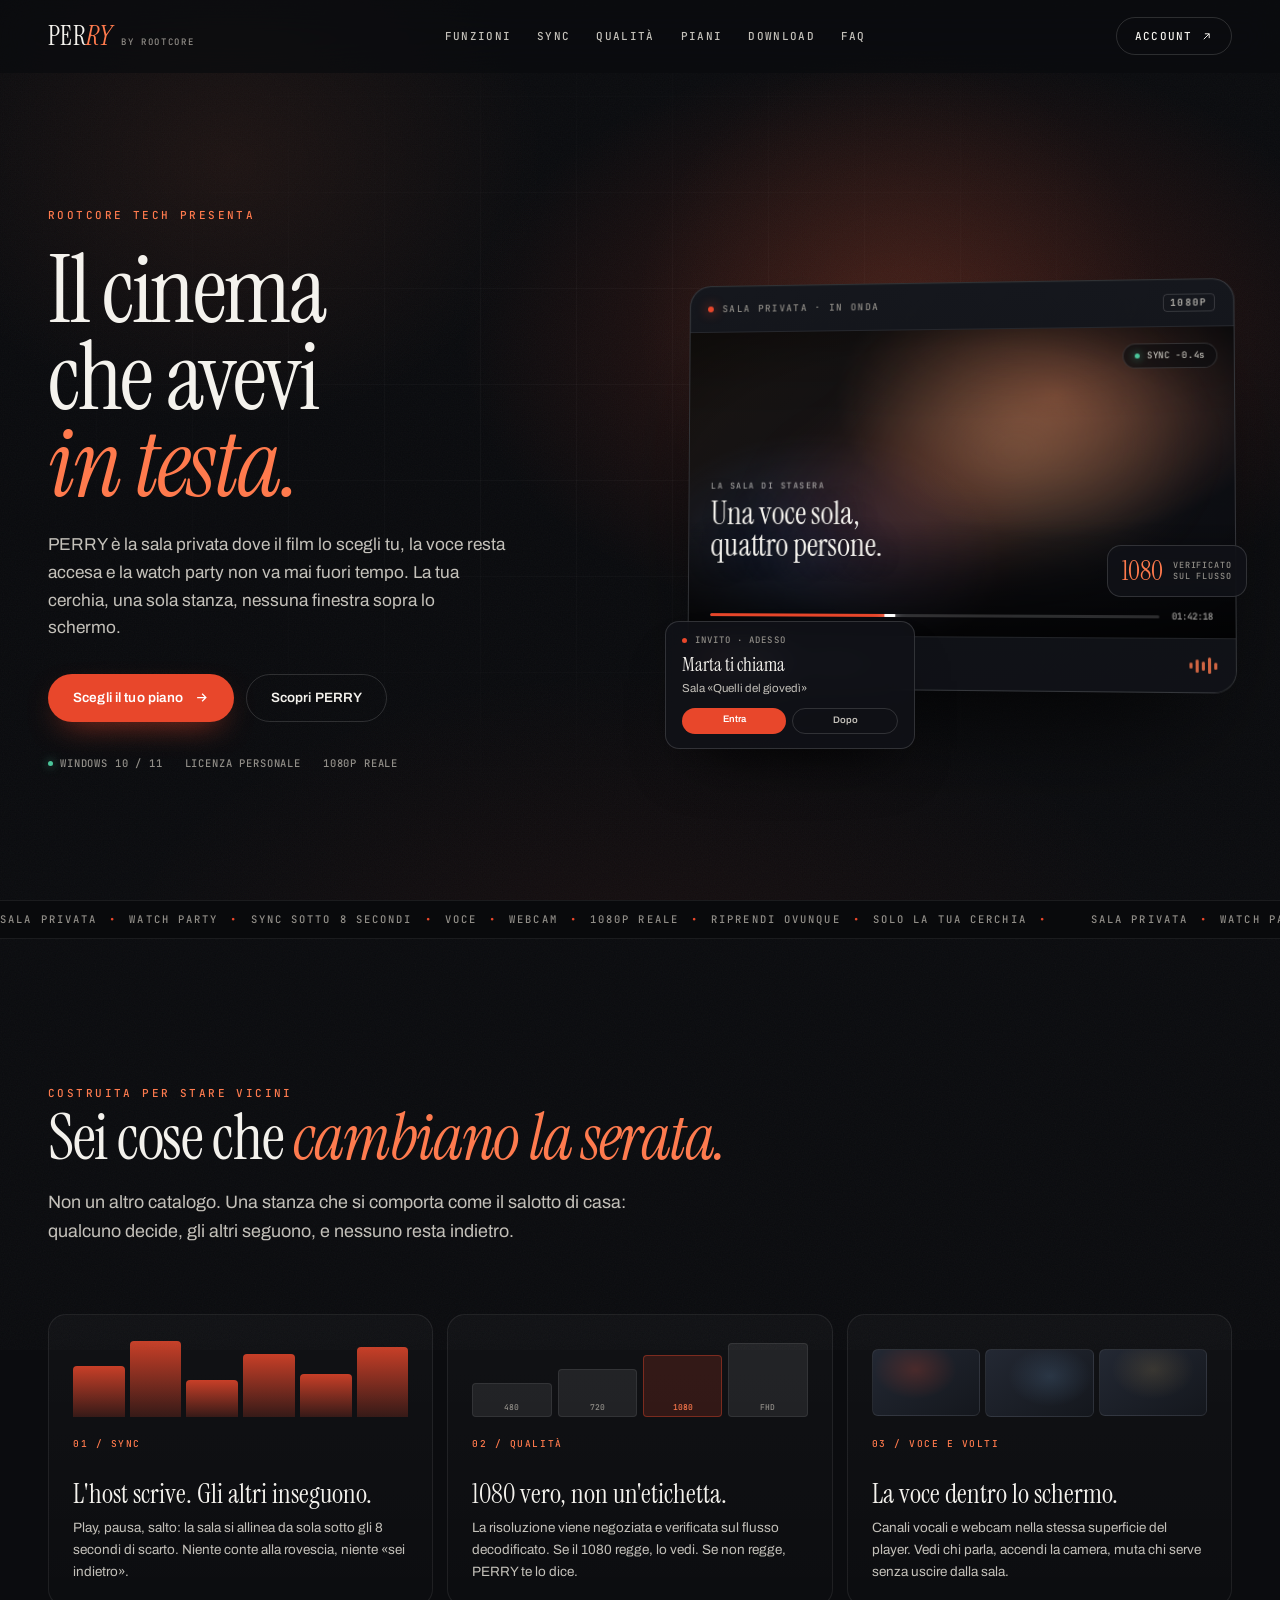
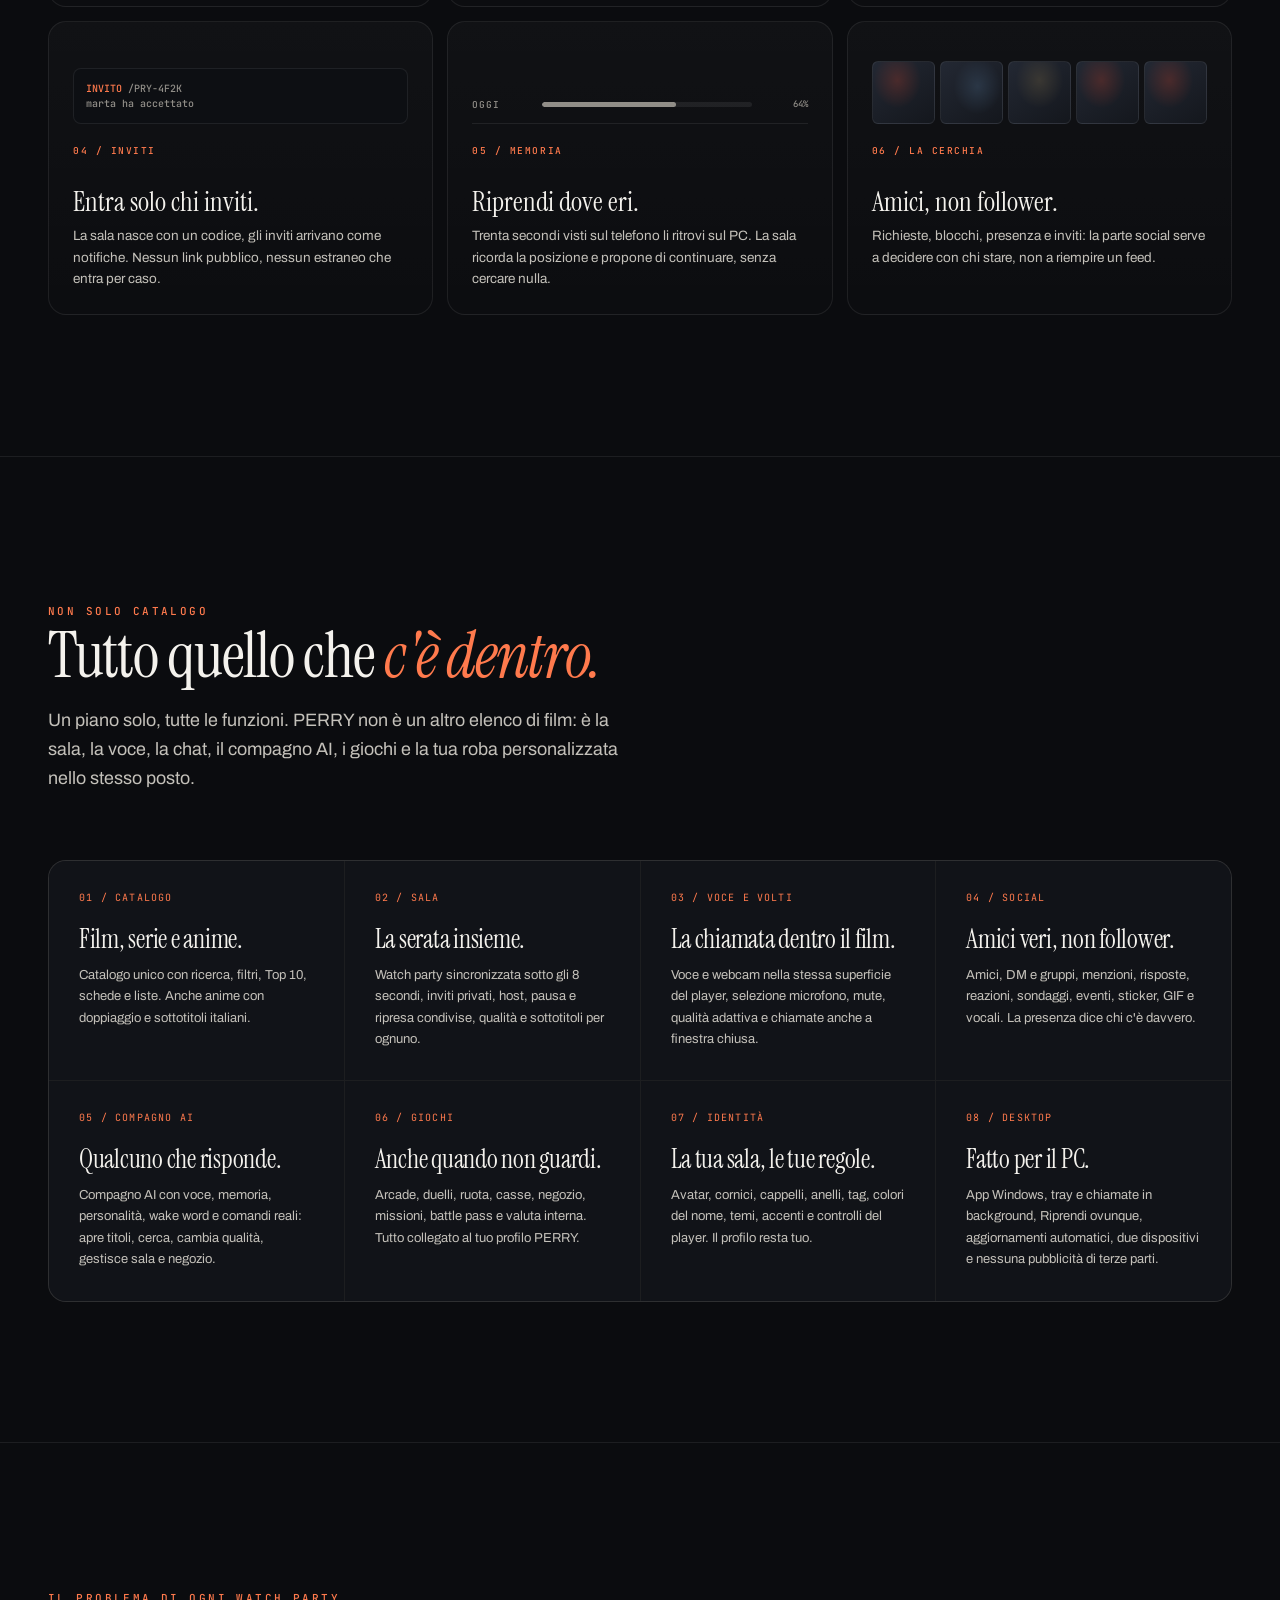
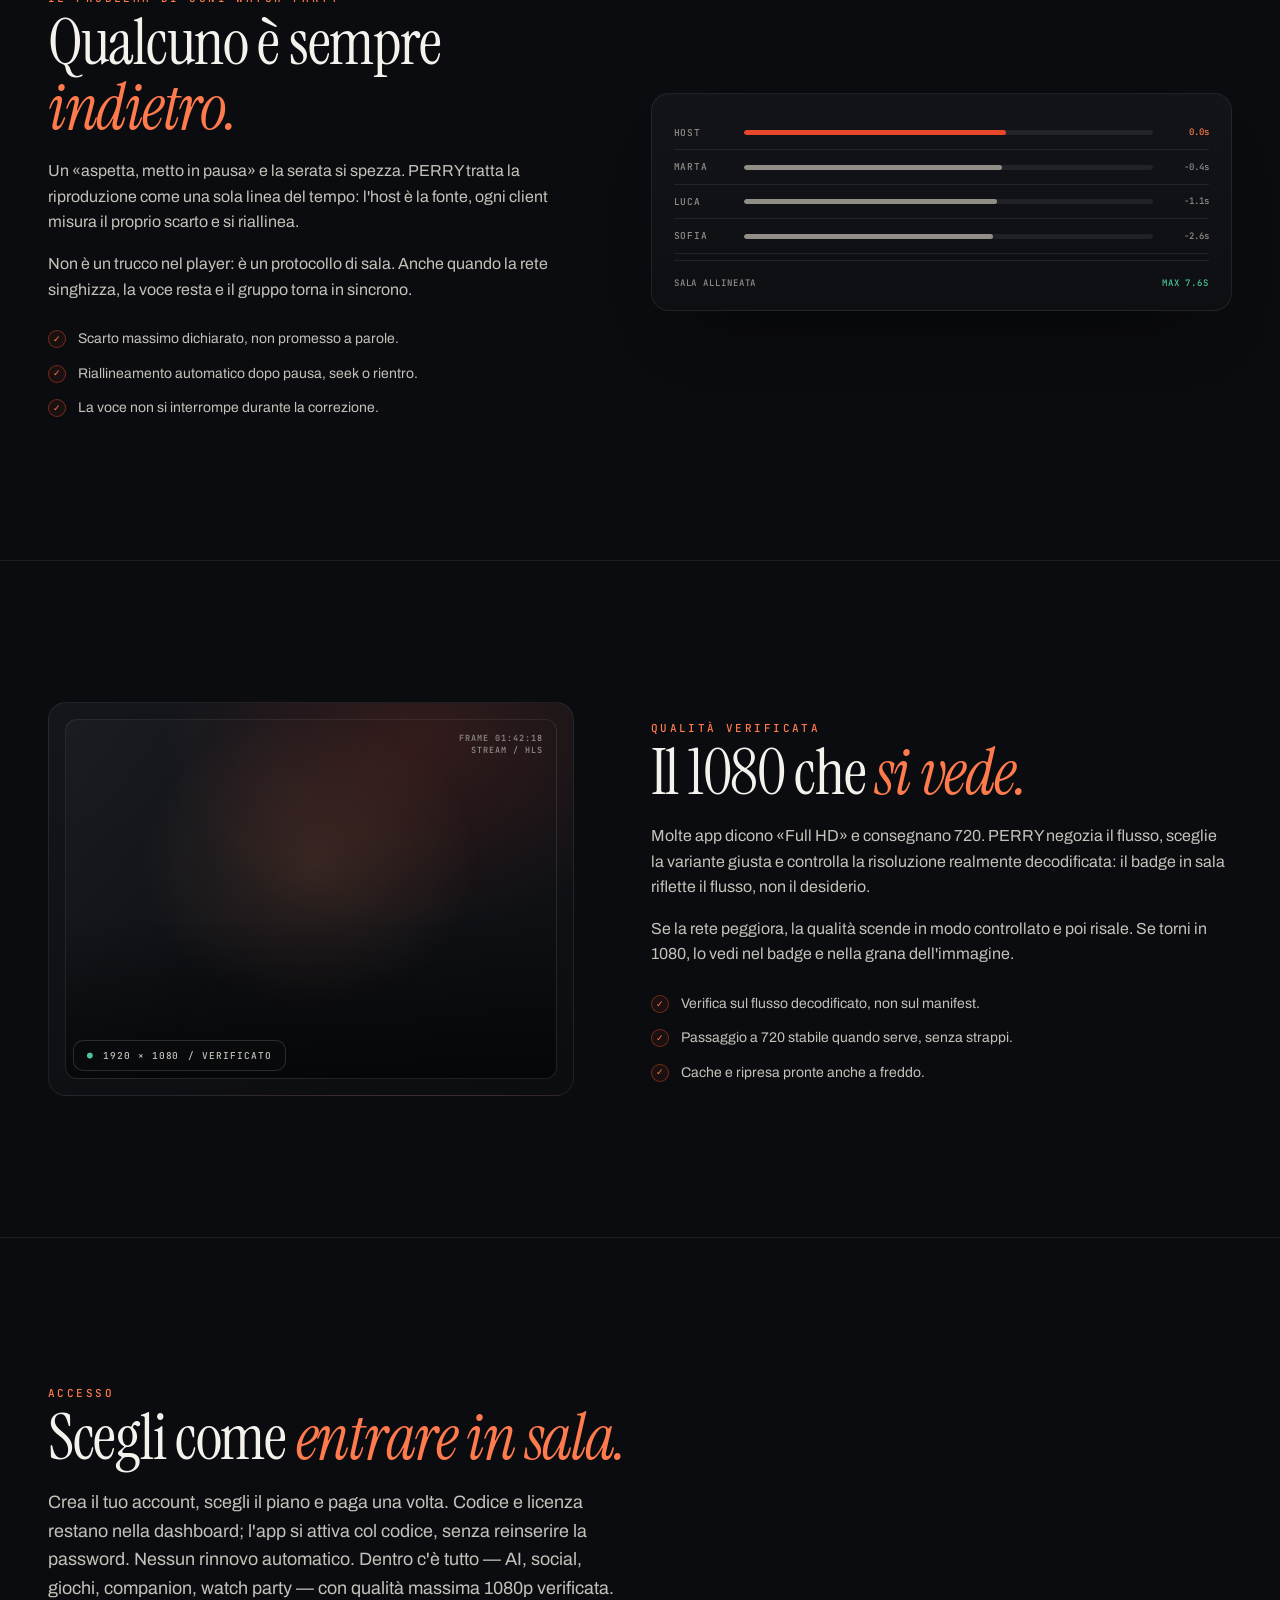
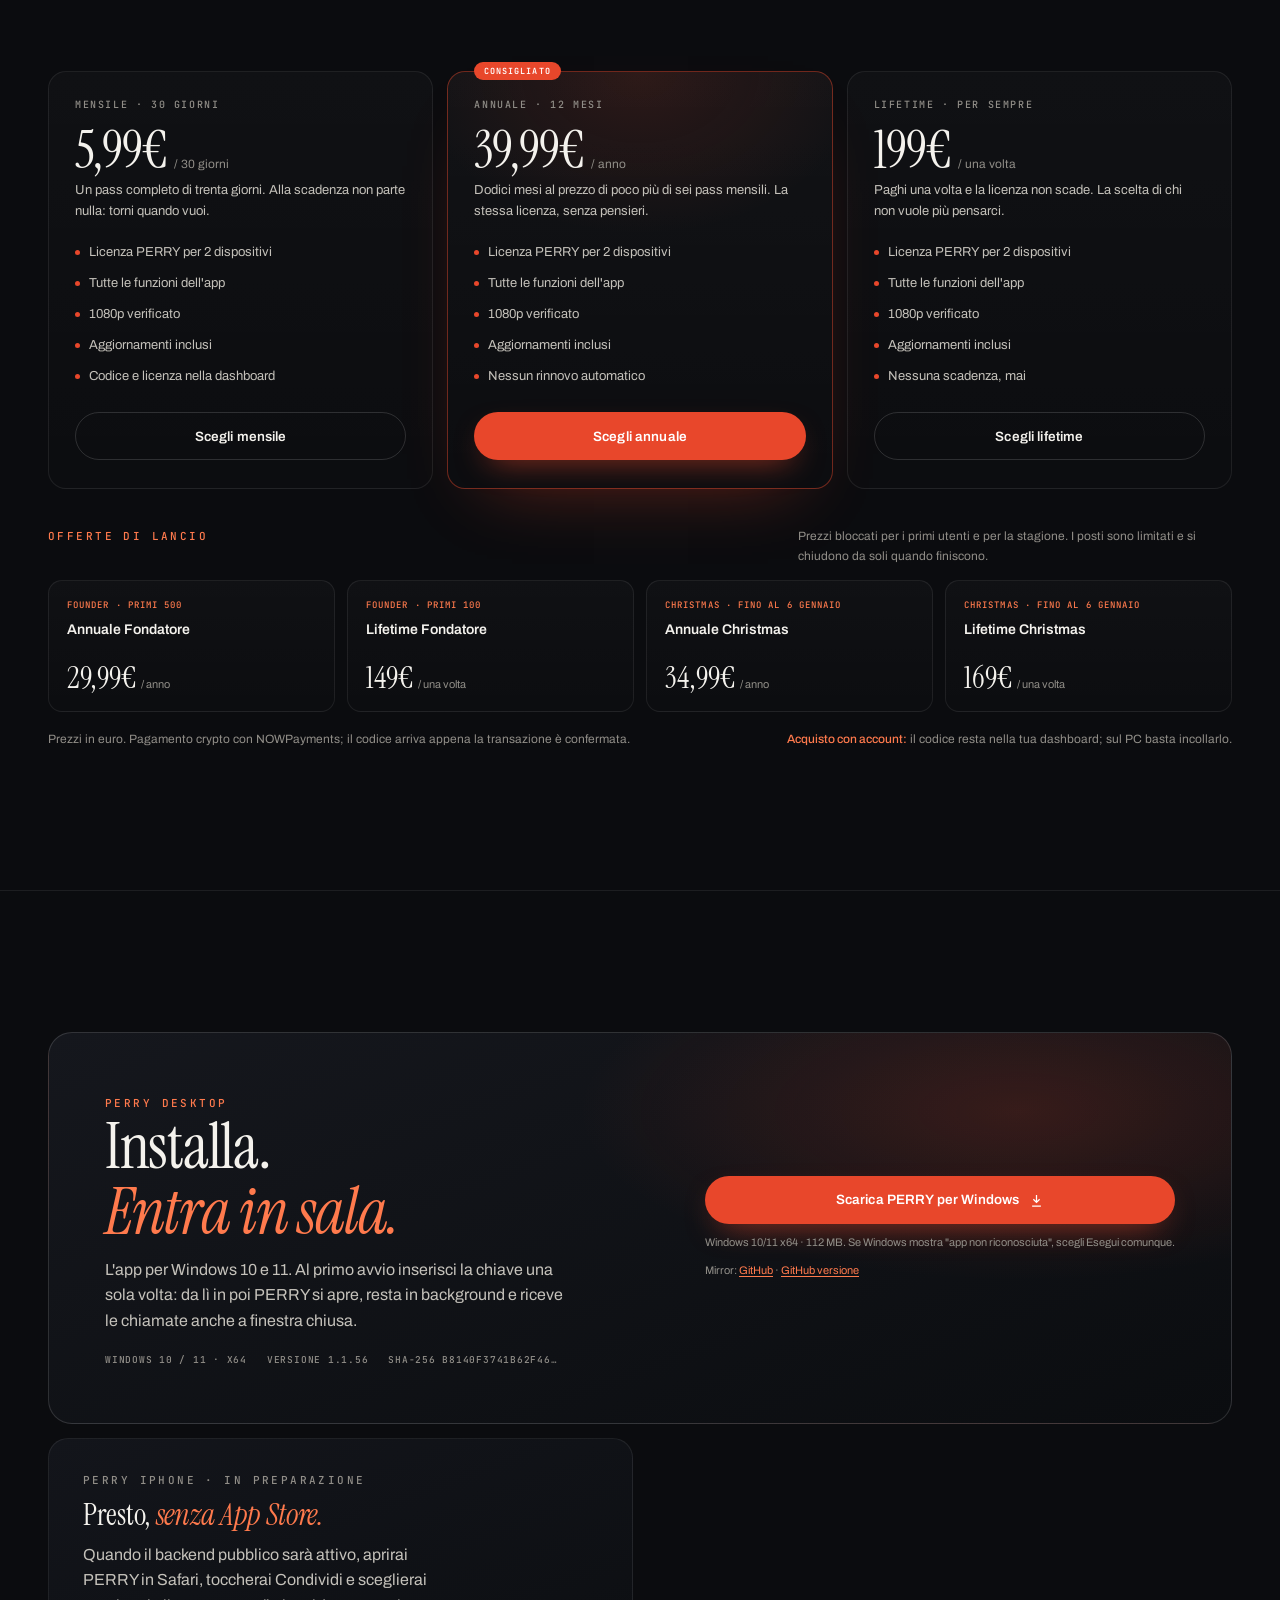
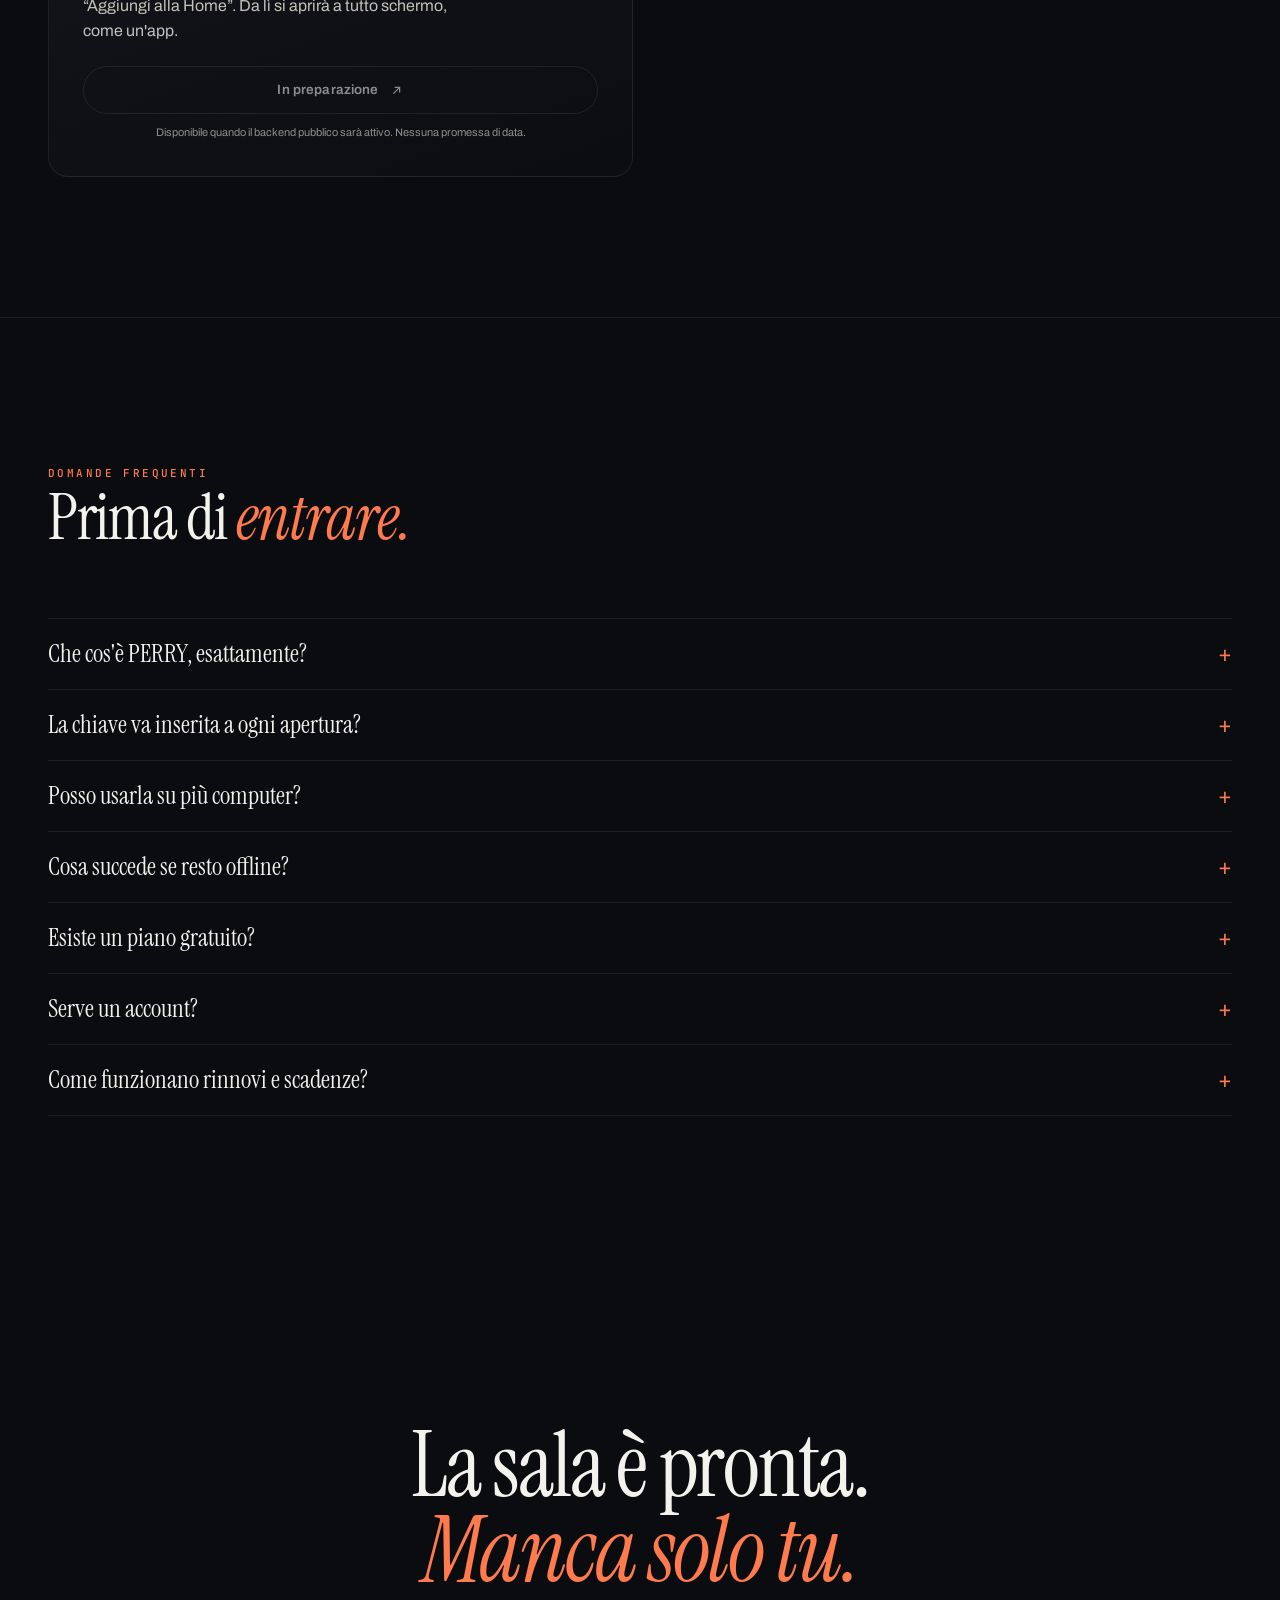
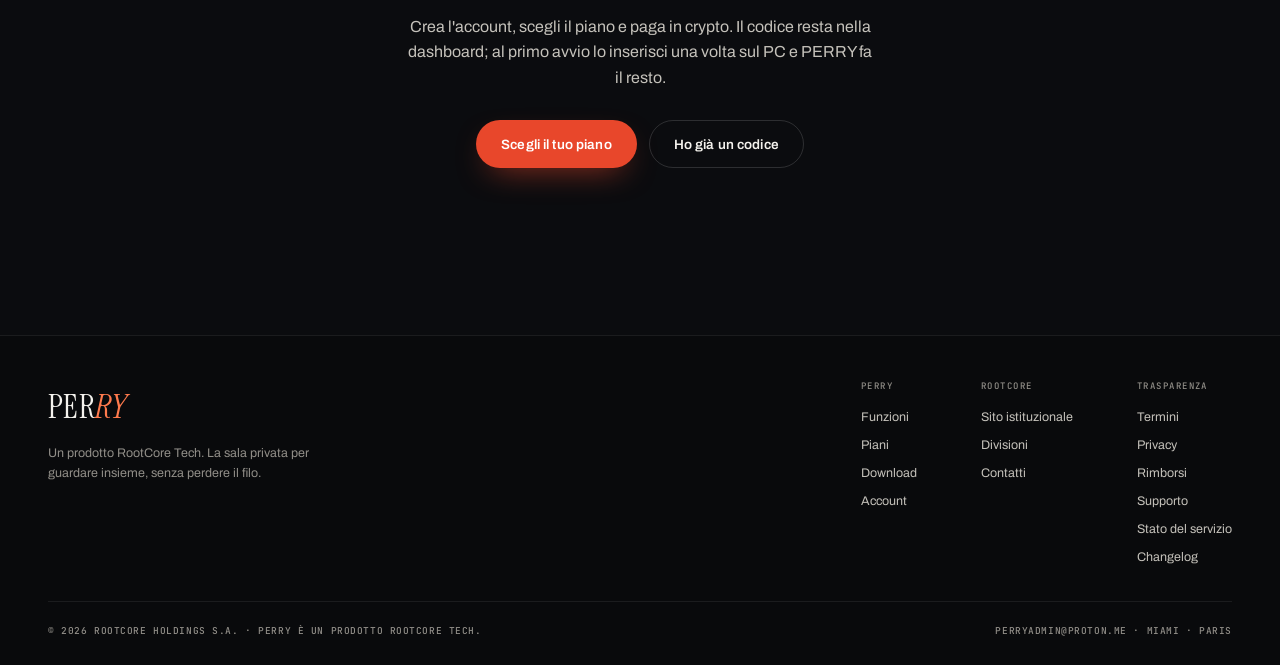
<file: perry/index.html>
<!DOCTYPE html>
<html lang="it">
<head>
    <meta charset="UTF-8">
    <meta name="viewport" content="width=device-width, initial-scale=1.0">
    <meta name="color-scheme" content="dark">
    <meta name="theme-color" content="#0B0C0F">
    <title>PERRY — La sala privata per guardare insieme | RootCore</title>
    <meta name="description" content="PERRY è la sala privata di RootCore: watch party sincronizzata, voce e webcam, 1080p reale e la tua cerchia. Un prodotto RootCore Tech.">
    <meta name="robots" content="index, follow">
    <link rel="canonical" href="https://www.rootcoregroup.com/perry/">
    <link rel="icon" href="/favicon.ico">

    <meta property="og:site_name" content="RootCore Group">
    <meta property="og:title" content="PERRY — La sala privata per guardare insieme">
    <meta property="og:description" content="Watch party sincronizzata, voce e webcam, 1080p reale. Un prodotto RootCore.">
    <meta property="og:type" content="website">
    <meta property="og:url" content="https://www.rootcoregroup.com/perry/">
    <meta property="og:image" content="https://www.rootcoregroup.com/assets/images/rootcore-group-logo.webp">
    <meta property="og:image:alt" content="PERRY, la sala privata per guardare insieme">
    <meta property="og:image:width" content="1024">
    <meta property="og:image:height" content="1024">
    <meta name="twitter:card" content="summary">
    <meta name="twitter:title" content="PERRY — La sala privata per guardare insieme">
    <meta name="twitter:description" content="Watch party sincronizzata, voce e webcam, 1080p reale. Un prodotto RootCore.">
    <meta name="twitter:image" content="https://www.rootcoregroup.com/assets/images/rootcore-group-logo.webp">

    <link rel="preconnect" href="https://fonts.googleapis.com">
    <link rel="preconnect" href="https://fonts.gstatic.com" crossorigin>
    <link href="https://fonts.googleapis.com/css2?family=Archivo:wght@300;400;500;600;700&family=Instrument+Serif:ital@0;1&family=JetBrains+Mono:wght@400;500&display=swap" rel="stylesheet">
    <link rel="stylesheet" href="/perry/perry.css">

    <script type="application/ld+json">
    {
      "@context": "https://schema.org",
      "@type": "SoftwareApplication",
      "name": "PERRY",
      "applicationCategory": "MultimediaApplication",
      "operatingSystem": "Windows 10, Windows 11",
      "softwareVersion": "1.1.56",
      "description": "Sala privata per watch party sincronizzata con voce, webcam e 1080p reale. Un prodotto RootCore Tech.",
      "url": "https://www.rootcoregroup.com/perry/",
      "image": "https://www.rootcoregroup.com/assets/images/rootcore-group-logo.webp",
      "publisher": { "@type": "Organization", "name": "RootCore Holdings S.A.", "url": "https://www.rootcoregroup.com/", "logo": "https://www.rootcoregroup.com/assets/images/rootcore-group-logo.webp" },
      "offers": [
        { "@type": "Offer", "name": "PERRY Mensile — pass 30 giorni", "price": "5.99", "priceCurrency": "EUR", "url": "https://www.rootcoregroup.com/perry/buy/?plan=monthly", "availability": "https://schema.org/InStock" },
        { "@type": "Offer", "name": "PERRY Annuale — 12 mesi", "price": "39.99", "priceCurrency": "EUR", "url": "https://www.rootcoregroup.com/perry/buy/?plan=annual", "availability": "https://schema.org/InStock" },
        { "@type": "Offer", "name": "PERRY Lifetime", "price": "199.00", "priceCurrency": "EUR", "url": "https://www.rootcoregroup.com/perry/buy/?plan=lifetime", "availability": "https://schema.org/InStock" }
      ]
    }
    </script>
    <script type="application/ld+json">
    {
      "@context": "https://schema.org",
      "@type": "Organization",
      "@id": "https://www.rootcoregroup.com/#organization",
      "name": "RootCore Holdings S.A.",
      "url": "https://www.rootcoregroup.com/",
      "logo": "https://www.rootcoregroup.com/assets/images/rootcore-group-logo.webp",
      "email": "perryadmin@proton.me",
      "sameAs": ["https://github.com/rootcoreofficial"]
    }
    </script>
    <script type="application/ld+json">
    {
      "@context": "https://schema.org",
      "@type": "FAQPage",
      "mainEntity": [
        { "@type": "Question", "name": "Che cos'è PERRY, esattamente?", "acceptedAnswer": { "@type": "Answer", "text": "PERRY è l'app per Windows che crea una sala privata di visione condivisa. Scegli un titolo, inviti la tua cerchia e guardate insieme con voce e webcam, mentre la riproduzione resta sincronizzata." } },
        { "@type": "Question", "name": "La chiave va inserita a ogni apertura?", "acceptedAnswer": { "@type": "Answer", "text": "No. La licenza viene attivata una volta e salvata in forma cifrata sul dispositivo. Agli avvii successivi PERRY verifica la licenza in locale." } },
        { "@type": "Question", "name": "Posso usarla su più computer?", "acceptedAnswer": { "@type": "Answer", "text": "Ogni codice include due posti macchina. Lo stesso computer reinstallato riprende il suo posto; dalla dashboard puoi vedere e liberare i dispositivi." } },
        { "@type": "Question", "name": "Cosa succede se resto offline?", "acceptedAnswer": { "@type": "Answer", "text": "PERRY continua a funzionare offline entro il periodo di grazia. Quando ti riconnetti, la licenza si aggiorna in modo silenzioso." } },
        { "@type": "Question", "name": "Esiste un piano gratuito?", "acceptedAnswer": { "@type": "Answer", "text": "No. PERRY non ha un piano free. Ogni installazione richiede una licenza: pass mensile da 30 giorni, annuale da 12 mesi o lifetime." } },
        { "@type": "Question", "name": "Serve un account?", "acceptedAnswer": { "@type": "Answer", "text": "Sì per acquistare: l'account custodisce il codice, la licenza e i dispositivi. Dopo il pagamento ritrovi il codice nella dashboard." } },
        { "@type": "Question", "name": "Come funzionano rinnovi e scadenze?", "acceptedAnswer": { "@type": "Answer", "text": "Mensile e annuale sono pass prepagati senza addebito automatico. Alla scadenza la licenza si ferma e decidi tu se acquistare un altro periodo. La lifetime non scade." } }
      ]
    }
    </script>
</head>
<body>
    <a class="skip" href="#main">Salta al contenuto</a>
    <div class="grain" aria-hidden="true"></div>

    <header class="site-header" id="site-header">
        <div class="wrap header-inner">
            <a class="brand" href="/perry/" aria-label="PERRY, un prodotto RootCore">
                <span class="brand-word">PER<em>RY</em></span>
                <span class="brand-by">by RootCore</span>
            </a>
            <nav class="nav" aria-label="Navigazione PERRY">
                <a href="#features">Funzioni</a>
                <a href="#sync">Sync</a>
                <a href="#hd">Qualità</a>
                <a href="#pricing">Piani</a>
                <a href="#download">Download</a>
                <a href="#faq">FAQ</a>
            </nav>
            <a class="header-cta" href="/perry/account/">
                Account
                <svg viewBox="0 0 24 24" fill="none" stroke="currentColor" stroke-width="1.8" aria-hidden="true"><path d="M7 17 17 7M9 7h8v8"/></svg>
            </a>
            <details class="mobile-nav">
                <summary aria-label="Apri il menu di PERRY">Menu</summary>
                <nav aria-label="Navigazione PERRY">
                    <a href="#features">Funzioni</a>
                    <a href="#sync">Sync</a>
                    <a href="#hd">Qualità</a>
                    <a href="#pricing">Piani</a>
                    <a href="#download">Download</a>
                    <a href="#faq">FAQ</a>
                    <a href="/perry/changelog/">Changelog</a>
                    <a href="/perry/stato/">Stato</a>
                </nav>
            </details>
        </div>
    </header>

    <main id="main">
        <!-- ============ HERO ============ -->
        <section class="hero" aria-labelledby="hero-title">
            <div class="hero-bg" aria-hidden="true"></div>
            <div class="spotlight" id="spotlight" aria-hidden="true"></div>
            <div class="wrap hero-inner">
                <div class="hero-copy">
                    <span class="eyebrow">RootCore Tech presenta</span>
                    <h1 class="hero-title" id="hero-title">
                        <span class="line"><span>Il cinema</span></span>
                        <span class="line"><span>che avevi</span></span>
                        <span class="line"><span><em>in testa.</em></span></span>
                    </h1>
                    <p class="hero-sub">
                        PERRY è la sala privata dove il film lo scegli tu, la voce resta accesa
                        e la watch party non va mai fuori tempo. La tua cerchia, una sola stanza,
                        nessuna finestra sopra lo schermo.
                    </p>
                    <div class="hero-actions">
                        <a class="btn btn-primary" href="#pricing">
                            Scegli il tuo piano
                            <svg viewBox="0 0 24 24" fill="none" stroke="currentColor" stroke-width="2" aria-hidden="true"><path d="M5 12h14M13 6l6 6-6 6"/></svg>
                        </a>
                        <a class="btn btn-ghost" href="#features">Scopri PERRY</a>
                    </div>
                    <div class="hero-meta">
                        <span><i></i> Windows 10 / 11</span>
                        <span>Licenza personale</span>
                        <span>1080p reale</span>
                    </div>
                </div>

                <div class="scene" data-parallax>
                    <div class="player" id="hero-player">
                        <div class="player-top">
                            <span class="live" aria-hidden="true"></span>
                            <span>Sala privata · in onda</span>
                            <span class="spacer"></span>
                            <span class="hd">1080p</span>
                        </div>
                        <div class="player-screen">
                            <div class="screen-vignette"></div>
                            <div class="sync-pill"><i></i> SYNC −0.4s</div>
                            <div class="screen-copy">
                                <div class="kicker">La sala di stasera</div>
                                <div class="title">Una voce sola,<br>quattro persone.</div>
                            </div>
                            <div class="screen-controls">
                                <div class="screen-bar"><span></span></div>
                                <div class="screen-time">01:42:18</div>
                            </div>
                        </div>
                        <div class="player-bottom">
                            <div class="people" aria-hidden="true">
                                <span class="av av-a">L</span>
                                <span class="av av-b">M</span>
                                <span class="av av-c">G</span>
                                <span class="av av-d">S</span>
                            </div>
                            <span class="label">4 in sala</span>
                            <div class="voice-bars" aria-hidden="true">
                                <span></span><span></span><span></span><span></span><span></span>
                            </div>
                        </div>
                    </div>

                    <div class="float-card invite-card">
                        <div class="top"><i></i> Invito · adesso</div>
                        <div class="who">Marta ti chiama</div>
                        <div class="where">Sala «Quelli del giovedì»</div>
                        <div class="actions" aria-hidden="true"><span class="yes">Entra</span><span class="no">Dopo</span></div>
                    </div>

                    <div class="float-card hd-card">
                        <span class="num">1080</span>
                        <span class="sub">Verificato<br>sul flusso</span>
                    </div>
                </div>
            </div>
        </section>

        <!-- ============ TICKER ============ -->
        <div class="ticker" aria-hidden="true">
            <div class="ticker-track">
                <span>Sala privata <i>•</i> Watch party <i>•</i> Sync sotto 8 secondi <i>•</i> Voce <i>•</i> Webcam <i>•</i> 1080p reale <i>•</i> Riprendi ovunque <i>•</i> Solo la tua cerchia <i>•</i></span>
                <span>Sala privata <i>•</i> Watch party <i>•</i> Sync sotto 8 secondi <i>•</i> Voce <i>•</i> Webcam <i>•</i> 1080p reale <i>•</i> Riprendi ovunque <i>•</i> Solo la tua cerchia <i>•</i></span>
            </div>
        </div>

        <!-- ============ FUNZIONI ============ -->
        <section class="section" id="features" aria-labelledby="features-title">
            <div class="wrap">
                <div class="section-head reveal">
                    <span class="eyebrow">Costruita per stare vicini</span>
                    <h2 class="section-title" id="features-title">Sei cose che <em>cambiano la serata.</em></h2>
                    <p class="lede">Non un altro catalogo. Una stanza che si comporta come il salotto di casa: qualcuno decide, gli altri seguono, e nessuno resta indietro.</p>
                </div>

                <div class="features">
                    <article class="feature reveal" data-delay="0">
                        <div class="feature-visual" aria-hidden="true">
                            <div class="bar" style="height:66%"></div>
                            <div class="bar" style="height:100%"></div>
                            <div class="bar" style="height:48%"></div>
                            <div class="bar" style="height:82%"></div>
                            <div class="bar" style="height:56%"></div>
                            <div class="bar" style="height:92%"></div>
                        </div>
                        <div class="idx">01 / SYNC</div>
                        <h3>L'host scrive. Gli altri inseguono.</h3>
                        <p>Play, pausa, salto: la sala si allinea da sola sotto gli 8 secondi di scarto. Niente conte alla rovescia, niente «sei indietro».</p>
                    </article>

                    <article class="feature reveal" data-delay="1">
                        <div class="feature-visual" aria-hidden="true">
                            <div class="res-ladder"><b>480</b><b>720</b><b>1080</b><b>FHD</b></div>
                        </div>
                        <div class="idx">02 / QUALITÀ</div>
                        <h3>1080 vero, non un'etichetta.</h3>
                        <p>La risoluzione viene negoziata e verificata sul flusso decodificato. Se il 1080 regge, lo vedi. Se non regge, PERRY te lo dice.</p>
                    </article>

                    <article class="feature reveal" data-delay="2">
                        <div class="feature-visual" aria-hidden="true">
                            <div class="mini-tiles"><div class="mini-tile"></div><div class="mini-tile"></div><div class="mini-tile"></div></div>
                        </div>
                        <div class="idx">03 / VOCE E VOLTI</div>
                        <h3>La voce dentro lo schermo.</h3>
                        <p>Canali vocali e webcam nella stessa superficie del player. Vedi chi parla, accendi la camera, muta chi serve senza uscire dalla sala.</p>
                    </article>

                    <article class="feature reveal" data-delay="0">
                        <div class="feature-visual" aria-hidden="true">
                            <div class="code-line"><b>INVITO</b> /PRY-4F2K<br>marta ha accettato</div>
                        </div>
                        <div class="idx">04 / INVITI</div>
                        <h3>Entra solo chi inviti.</h3>
                        <p>La sala nasce con un codice, gli inviti arrivano come notifiche. Nessun link pubblico, nessun estraneo che entra per caso.</p>
                    </article>

                    <article class="feature reveal" data-delay="1">
                        <div class="feature-visual" aria-hidden="true">
                            <div class="sync-row" style="width:100%;border-bottom:1px solid var(--line);padding-bottom:14px">
                                <span class="name">Oggi</span>
                                <span class="track"><span style="width:64%"></span></span>
                                <span class="delta">64%</span>
                            </div>
                        </div>
                        <div class="idx">05 / MEMORIA</div>
                        <h3>Riprendi dove eri.</h3>
                        <p>Trenta secondi visti sul telefono li ritrovi sul PC. La sala ricorda la posizione e propone di continuare, senza cercare nulla.</p>
                    </article>

                    <article class="feature reveal" data-delay="2">
                        <div class="feature-visual" aria-hidden="true">
                            <div class="mini-tiles" style="grid-template-columns:repeat(5,1fr)">
                                <div class="mini-tile" style="aspect-ratio:1"></div>
                                <div class="mini-tile" style="aspect-ratio:1"></div>
                                <div class="mini-tile" style="aspect-ratio:1"></div>
                                <div class="mini-tile" style="aspect-ratio:1"></div>
                                <div class="mini-tile" style="aspect-ratio:1"></div>
                            </div>
                        </div>
                        <div class="idx">06 / LA CERCHIA</div>
                        <h3>Amici, non follower.</h3>
                        <p>Richieste, blocchi, presenza e inviti: la parte social serve a decidere con chi stare, non a riempire un feed.</p>
                    </article>
                </div>
            </div>
        </section>

        <!-- ============ TUTTO INCLUSO ============ -->
        <section class="section" id="included" aria-labelledby="included-title">
            <div class="wrap">
                <div class="section-head reveal">
                    <span class="eyebrow">Non solo catalogo</span>
                    <h2 class="section-title" id="included-title">Tutto quello che <em>c'è dentro.</em></h2>
                    <p class="lede">Un piano solo, tutte le funzioni. PERRY non è un altro elenco di film: è la sala, la voce, la chat, il compagno AI, i giochi e la tua roba personalizzata nello stesso posto.</p>
                </div>
                <div class="included-grid">
                    <article class="included-card reveal">
                        <span class="idx">01 / CATALOGO</span>
                        <h3>Film, serie e anime.</h3>
                        <p>Catalogo unico con ricerca, filtri, Top 10, schede e liste. Anche anime con doppiaggio e sottotitoli italiani.</p>
                    </article>
                    <article class="included-card reveal">
                        <span class="idx">02 / SALA</span>
                        <h3>La serata insieme.</h3>
                        <p>Watch party sincronizzata sotto gli 8 secondi, inviti privati, host, pausa e ripresa condivise, qualità e sottotitoli per ognuno.</p>
                    </article>
                    <article class="included-card reveal">
                        <span class="idx">03 / VOCE E VOLTI</span>
                        <h3>La chiamata dentro il film.</h3>
                        <p>Voce e webcam nella stessa superficie del player, selezione microfono, mute, qualità adattiva e chiamate anche a finestra chiusa.</p>
                    </article>
                    <article class="included-card reveal">
                        <span class="idx">04 / SOCIAL</span>
                        <h3>Amici veri, non follower.</h3>
                        <p>Amici, DM e gruppi, menzioni, risposte, reazioni, sondaggi, eventi, sticker, GIF e vocali. La presenza dice chi c'è davvero.</p>
                    </article>
                    <article class="included-card reveal">
                        <span class="idx">05 / COMPAGNO AI</span>
                        <h3>Qualcuno che risponde.</h3>
                        <p>Compagno AI con voce, memoria, personalità, wake word e comandi reali: apre titoli, cerca, cambia qualità, gestisce sala e negozio.</p>
                    </article>
                    <article class="included-card reveal">
                        <span class="idx">06 / GIOCHI</span>
                        <h3>Anche quando non guardi.</h3>
                        <p>Arcade, duelli, ruota, casse, negozio, missioni, battle pass e valuta interna. Tutto collegato al tuo profilo PERRY.</p>
                    </article>
                    <article class="included-card reveal">
                        <span class="idx">07 / IDENTITÀ</span>
                        <h3>La tua sala, le tue regole.</h3>
                        <p>Avatar, cornici, cappelli, anelli, tag, colori del nome, temi, accenti e controlli del player. Il profilo resta tuo.</p>
                    </article>
                    <article class="included-card reveal">
                        <span class="idx">08 / DESKTOP</span>
                        <h3>Fatto per il PC.</h3>
                        <p>App Windows, tray e chiamate in background, Riprendi ovunque, aggiornamenti automatici, due dispositivi e nessuna pubblicità di terze parti.</p>
                    </article>
                </div>
            </div>
        </section>

        <!-- ============ SYNC ============ -->
        <section class="section" id="sync" aria-labelledby="sync-title">
            <div class="wrap split">
                <div class="split-copy reveal">
                    <span class="eyebrow">Il problema di ogni watch party</span>
                    <h2 class="section-title" id="sync-title">Qualcuno è sempre <em>indietro.</em></h2>
                    <p>Un «aspetta, metto in pausa» e la serata si spezza. PERRY tratta la riproduzione come una sola linea del tempo: l'host è la fonte, ogni client misura il proprio scarto e si riallinea.</p>
                    <p>Non è un trucco nel player: è un protocollo di sala. Anche quando la rete singhizza, la voce resta e il gruppo torna in sincrono.</p>
                    <ul class="points">
                        <li><i>✓</i> Scarto massimo dichiarato, non promesso a parole.</li>
                        <li><i>✓</i> Riallineamento automatico dopo pausa, seek o rientro.</li>
                        <li><i>✓</i> La voce non si interrompe durante la correzione.</li>
                    </ul>
                </div>
                <div class="split-visual reveal" data-delay="1">
                    <div class="sync-board" aria-hidden="true">
                        <div class="sync-row host">
                            <span class="name">Host</span>
                            <span class="track"><span style="--w:64%"></span></span>
                            <span class="delta">0.0s</span>
                        </div>
                        <div class="sync-row">
                            <span class="name">Marta</span>
                            <span class="track"><span style="--w:63%"></span></span>
                            <span class="delta">−0.4s</span>
                        </div>
                        <div class="sync-row">
                            <span class="name">Luca</span>
                            <span class="track"><span style="--w:62%"></span></span>
                            <span class="delta">−1.1s</span>
                        </div>
                        <div class="sync-row">
                            <span class="name">Sofia</span>
                            <span class="track"><span style="--w:61%"></span></span>
                            <span class="delta">−2.6s</span>
                        </div>
                        <div class="sync-note">
                            <span>Sala allineata</span>
                            <b>max 7.6s</b>
                        </div>
                    </div>
                </div>
            </div>
        </section>

        <!-- ============ HD ============ -->
        <section class="section" id="hd" aria-labelledby="hd-title">
            <div class="wrap split flip">
                <div class="split-copy reveal">
                    <span class="eyebrow">Qualità verificata</span>
                    <h2 class="section-title" id="hd-title">Il 1080 che <em>si vede.</em></h2>
                    <p>Molte app dicono «Full HD» e consegnano 720. PERRY negozia il flusso, sceglie la variante giusta e controlla la risoluzione realmente decodificata: il badge in sala riflette il flusso, non il desiderio.</p>
                    <p>Se la rete peggiora, la qualità scende in modo controllato e poi risale. Se torni in 1080, lo vedi nel badge e nella grana dell'immagine.</p>
                    <ul class="points">
                        <li><i>✓</i> Verifica sul flusso decodificato, non sul manifest.</li>
                        <li><i>✓</i> Passaggio a 720 stabile quando serve, senza strappi.</li>
                        <li><i>✓</i> Cache e ripresa pronte anche a freddo.</li>
                    </ul>
                </div>
                <div class="split-visual reveal" data-delay="1">
                    <div class="hd-board" aria-hidden="true">
                        <div class="frame"></div>
                        <div class="hd-stamp">FRAME 01:42:18<br>STREAM / HLS</div>
                        <div class="hd-badge"><b>●</b> 1920 × 1080 <span>/ verificato</span></div>
                    </div>
                </div>
            </div>
        </section>

        <!-- ============ PIANI ============ -->
        <section class="section" id="pricing" aria-labelledby="pricing-title">
            <div class="wrap">
                <div class="section-head reveal">
                    <span class="eyebrow">Accesso</span>
                    <h2 class="section-title" id="pricing-title">Scegli come <em>entrare in sala.</em></h2>
                    <p class="lede">Crea il tuo account, scegli il piano e paga una volta. Codice e licenza restano nella dashboard; l'app si attiva col codice, senza reinserire la password. Nessun rinnovo automatico. Dentro c'è tutto — AI, social, giochi, companion, watch party — con qualità massima 1080p verificata.</p>
                </div>

                <div class="pricing-grid">
                    <article class="plan reveal" data-delay="0">
                        <div class="plan-name">Mensile · 30 giorni</div>
                        <div class="plan-price"><span class="amount">5,99€</span><span class="per">/ 30 giorni</span></div>
                        <p class="plan-desc">Un pass completo di trenta giorni. Alla scadenza non parte nulla: torni quando vuoi.</p>
                        <ul class="plan-list">
                            <li>Licenza PERRY per 2 dispositivi</li>
                            <li>Tutte le funzioni dell'app</li>
                            <li>1080p verificato</li>
                            <li>Aggiornamenti inclusi</li>
                            <li>Codice e licenza nella dashboard</li>
                        </ul>
                        <a class="btn btn-ghost" href="/perry/buy/?plan=monthly">Scegli mensile</a>
                    </article>

                    <article class="plan featured reveal" data-delay="1">
                        <div class="plan-name">Annuale · 12 mesi</div>
                        <div class="plan-price"><span class="amount">39,99€</span><span class="per">/ anno</span></div>
                        <p class="plan-desc">Dodici mesi al prezzo di poco più di sei pass mensili. La stessa licenza, senza pensieri.</p>
                        <ul class="plan-list">
                            <li>Licenza PERRY per 2 dispositivi</li>
                            <li>Tutte le funzioni dell'app</li>
                            <li>1080p verificato</li>
                            <li>Aggiornamenti inclusi</li>
                            <li>Nessun rinnovo automatico</li>
                        </ul>
                        <a class="btn btn-primary" href="/perry/buy/?plan=annual">Scegli annuale</a>
                    </article>

                    <article class="plan reveal" data-delay="2">
                        <div class="plan-name">Lifetime · per sempre</div>
                        <div class="plan-price"><span class="amount">199€</span><span class="per">/ una volta</span></div>
                        <p class="plan-desc">Paghi una volta e la licenza non scade. La scelta di chi non vuole più pensarci.</p>
                        <ul class="plan-list">
                            <li>Licenza PERRY per 2 dispositivi</li>
                            <li>Tutte le funzioni dell'app</li>
                            <li>1080p verificato</li>
                            <li>Aggiornamenti inclusi</li>
                            <li>Nessuna scadenza, mai</li>
                        </ul>
                        <a class="btn btn-ghost" href="/perry/buy/?plan=lifetime">Scegli lifetime</a>
                    </article>
                </div>

                <div class="launch-head reveal">
                    <span class="eyebrow">Offerte di lancio</span>
                    <p>Prezzi bloccati per i primi utenti e per la stagione. I posti sono limitati e si chiudono da soli quando finiscono.</p>
                </div>
                <div class="launch-grid">
                    <a class="launch-card reveal" data-delay="0" href="/perry/buy/?plan=founder_annual">
                        <span class="launch-tag">Founder · primi 500</span>
                        <span class="launch-name">Annuale Fondatore</span>
                        <span class="launch-price">29,99€ <i>/ anno</i></span>
                    </a>
                    <a class="launch-card reveal" data-delay="1" href="/perry/buy/?plan=founder_lifetime">
                        <span class="launch-tag">Founder · primi 100</span>
                        <span class="launch-name">Lifetime Fondatore</span>
                        <span class="launch-price">149€ <i>/ una volta</i></span>
                    </a>
                    <a class="launch-card reveal" data-delay="2" href="/perry/buy/?plan=christmas_annual">
                        <span class="launch-tag">Christmas · fino al 6 gennaio</span>
                        <span class="launch-name">Annuale Christmas</span>
                        <span class="launch-price">34,99€ <i>/ anno</i></span>
                    </a>
                    <a class="launch-card reveal" data-delay="3" href="/perry/buy/?plan=christmas_lifetime">
                        <span class="launch-tag">Christmas · fino al 6 gennaio</span>
                        <span class="launch-name">Lifetime Christmas</span>
                        <span class="launch-price">169€ <i>/ una volta</i></span>
                    </a>
                </div>

                <div class="pricing-note reveal">
                    <span>Prezzi in euro. Pagamento crypto con NOWPayments; il codice arriva appena la transazione è confermata.</span>
                    <span><b>Acquisto con account:</b> il codice resta nella tua dashboard; sul PC basta incollarlo.</span>
                </div>
            </div>
        </section>

        <!-- ============ DOWNLOAD ============ -->
        <section class="section" id="download" aria-labelledby="download-title">
            <div class="wrap">
                <div class="download-card reveal">
                    <div>
                        <span class="eyebrow">PERRY Desktop</span>
                        <h2 class="section-title" id="download-title">Installa.<br><em>Entra in sala.</em></h2>
                        <p>L'app per Windows 10 e 11. Al primo avvio inserisci la chiave una sola volta: da lì in poi PERRY si apre, resta in background e riceve le chiamate anche a finestra chiusa.</p>
                        <div class="download-meta">
                            <span>Windows 10 / 11 · x64</span>
                            <span id="download-version">Versione 1.1.56</span>
                            <span id="download-sha" hidden></span>
                        </div>
                    </div>
                    <div class="download-actions">
                        <a class="btn btn-primary" id="download-btn" href="/perry/buy/?plan=annual">
                            Acquista per scaricare
                            <svg viewBox="0 0 24 24" fill="none" stroke="currentColor" stroke-width="2" aria-hidden="true"><path d="M12 3v12M7 10l5 5 5-5M5 21h14"/></svg>
                        </a>
                        <span class="hint" id="download-hint">Installer Windows 10/11 x64. La licenza si attiva con il codice d'acquisto.</span>
                        <span class="hint" id="download-mirrors" hidden></span>
                    </div>
                </div>

                <div class="download-mobile reveal">
                    <article class="mobile-card">
                        <span class="eyebrow">PERRY iPhone · in preparazione</span>
                        <h3>Presto, <em>senza App Store.</em></h3>
                        <p>Quando il backend pubblico sarà attivo, aprirai PERRY in Safari, toccherai Condividi e sceglierai “Aggiungi alla Home”. Da lì si aprirà a tutto schermo, come un'app.</p>
                        <div class="download-actions">
                            <a class="btn btn-ghost" id="pwa-btn" href="#" aria-disabled="true">
                                In preparazione
                                <svg viewBox="0 0 24 24" fill="none" stroke="currentColor" stroke-width="2" aria-hidden="true"><path d="M7 17L17 7M9 7h8v8"/></svg>
                            </a>
                            <span class="hint" id="pwa-hint">Disponibile quando il backend pubblico sarà attivo. Nessuna promessa di data.</span>
                        </div>
                    </article>
                </div>
            </div>
        </section>

        <!-- ============ FAQ ============ -->
        <section class="section" id="faq" aria-labelledby="faq-title">
            <div class="wrap">
                <div class="section-head reveal">
                    <span class="eyebrow">Domande frequenti</span>
                    <h2 class="section-title" id="faq-title">Prima di <em>entrare.</em></h2>
                </div>
                <div class="faq">
                    <details>
                        <summary>Che cos'è PERRY, esattamente?</summary>
                        <p>PERRY è l'app per Windows che crea una sala privata di visione condivisa. La versione iPhone si apre dalla Home di Safari quando il backend pubblico è attivo. Scegli un titolo, inviti la tua cerchia e guardate insieme con voce e webcam, mentre la riproduzione resta sincronizzata. È un prodotto RootCore Tech, la divisione tecnologica di RootCore Group.</p>
                    </details>
                    <details>
                        <summary>La chiave va inserita a ogni apertura?</summary>
                        <p>No. La licenza viene attivata una volta e salvata in forma cifrata sul dispositivo. Agli avvii successivi PERRY verifica la licenza in locale e si apre direttamente. La connessione serve solo per il primo utilizzo e per i controlli periodici.</p>
                    </details>
                    <details>
                        <summary>Posso usarla su più computer?</summary>
                        <p>Ogni codice include due posti macchina. Li attivi inserendo il codice su ciascun PC; lo stesso computer reinstallato riprende il suo posto. Dalla dashboard del tuo account vedi i dispositivi e puoi liberarne uno per spostare la licenza su un altro computer.</p>
                    </details>
                    <details>
                        <summary>Cosa succede se resto offline?</summary>
                        <p>PERRY continua a funzionare offline entro il periodo di grazia previsto. Quando ti riconnetti, la licenza si aggiorna in modo silenzioso. Se la licenza viene revocata o scade, l'app te lo dice alla verifica successiva.</p>
                    </details>
                    <details>
                        <summary>Esiste un piano gratuito?</summary>
                        <p>No. PERRY non ha un piano free e non ci sono funzioni gratuite. Ogni installazione richiede una licenza: pass mensile da 30 giorni, annuale da 12 mesi o lifetime. Le lifetime sono acquistabili, non su invito.</p>
                    </details>
                    <details>
                        <summary>Serve un account?</summary>
                        <p>Sì per acquistare: l'account custodisce il codice, la licenza e i dispositivi. Dopo il pagamento ritrovi il codice nella dashboard e lo inserisci una volta nella schermata di licenza di PERRY. L'app collega il dispositivo alla licenza del tuo account senza chiederti di reinserire la password.</p>
                    </details>
                    <details>
                        <summary>Come funzionano rinnovi e scadenze?</summary>
                        <p>Mensile e annuale sono pass prepagati: nessun addebito automatico e nessuna disdetta da fare. Alla scadenza la licenza si ferma e decidi tu se acquistare un altro periodo. La lifetime non scade.</p>
                    </details>
                </div>
            </div>
        </section>

        <!-- ============ CTA ============ -->
        <section class="final-cta" aria-labelledby="cta-title">
            <div class="wrap reveal">
                <h2 id="cta-title">La sala è pronta.<br><em>Manca solo tu.</em></h2>
                <p>Crea l'account, scegli il piano e paga in crypto. Il codice resta nella dashboard; al primo avvio lo inserisci una volta sul PC e PERRY fa il resto.</p>
                <div class="actions">
                    <a class="btn btn-primary" href="/perry/buy/?plan=annual">Scegli il tuo piano</a>
                    <a class="btn btn-ghost" href="/perry/success/">Ho già un codice</a>
                </div>
            </div>
        </section>
    </main>

    <footer class="site-footer">
        <div class="wrap">
            <div class="footer-top">
                <div class="footer-brand">
                    <span class="brand-word">PER<em>RY</em></span>
                    <p>Un prodotto RootCore Tech. La sala privata per guardare insieme, senza perdere il filo.</p>
                </div>
                <div class="footer-cols">
                    <div class="footer-col">
                        <h4>PERRY</h4>
                        <a href="#features">Funzioni</a>
                        <a href="#pricing">Piani</a>
                        <a href="#download">Download</a>
                        <a href="/perry/account/">Account</a>
                    </div>
                    <div class="footer-col">
                        <h4>RootCore</h4>
                        <a href="/">Sito istituzionale</a>
                        <a href="/#divisions">Divisioni</a>
                        <a href="/#contact">Contatti</a>
                    </div>
                    <div class="footer-col">
                        <h4>Trasparenza</h4>
                        <a href="/perry/termini/">Termini</a>
                        <a href="/perry/privacy/">Privacy</a>
                        <a href="/perry/rimborsi/">Rimborsi</a>
                        <a href="/perry/contatti/">Supporto</a>
                        <a href="/perry/stato/">Stato del servizio</a>
                        <a href="/perry/changelog/">Changelog</a>
                    </div>
                </div>
            </div>
            <div class="footer-bottom">
                <span>&copy; 2026 RootCore Holdings S.A. · PERRY è un prodotto RootCore Tech.</span>
                <span><a href="mailto:perryadmin@proton.me">perryadmin@proton.me</a> · Miami · Paris</span>
            </div>
        </div>
    </footer>

    <script src="/perry/config.js"></script>
    <script>
        (function () {
            var reduce = window.matchMedia('(prefers-reduced-motion: reduce)').matches;
            var header = document.getElementById('site-header');
            var spotlight = document.getElementById('spotlight');
            var player = document.getElementById('hero-player');
            var scene = document.querySelector('[data-parallax]');

            function onScroll() {
                header.classList.toggle('is-scrolled', window.scrollY > 12);
            }
            window.addEventListener('scroll', onScroll, { passive: true });
            onScroll();

            if (!reduce) {
                var hero = document.querySelector('.hero');
                hero.addEventListener('pointermove', function (e) {
                    var r = hero.getBoundingClientRect();
                    var x = ((e.clientX - r.left) / r.width) * 100;
                    var y = ((e.clientY - r.top) / r.height) * 100;
                    spotlight.style.setProperty('--mx', x + '%');
                    spotlight.style.setProperty('--my', y + '%');
                    if (player && scene) {
                        var rx = ((y - 50) / 50) * -2.2 + 2;
                        var ry = ((x - 50) / 50) * 5 - 5;
                        player.style.setProperty('--rx', rx.toFixed(2) + 'deg');
                        player.style.setProperty('--ry', ry.toFixed(2) + 'deg');
                    }
                });
                hero.addEventListener('pointerleave', function () {
                    if (player) {
                        player.style.setProperty('--rx', '2deg');
                        player.style.setProperty('--ry', '-5deg');
                    }
                });
            }

            var reveal = document.querySelectorAll('.reveal');
            if ('IntersectionObserver' in window && !reduce) {
                var io = new IntersectionObserver(function (entries) {
                    entries.forEach(function (entry) {
                        if (entry.isIntersecting) {
                            entry.target.classList.add('is-visible');
                            io.unobserve(entry.target);
                        }
                    });
                }, { threshold: 0.12, rootMargin: '0px 0px -40px 0px' });
                reveal.forEach(function (el) { io.observe(el); });
            } else {
                reveal.forEach(function (el) { el.classList.add('is-visible'); });
            }

            var cfg = window.PERRY_SITE || {};
            var dl = document.getElementById('download-btn');
            var hint = document.getElementById('download-hint');
            var mirrors = document.getElementById('download-mirrors');
            var ver = document.getElementById('download-version');
            var sha = document.getElementById('download-sha');
            if (cfg.downloadUrl && dl) {
                dl.href = cfg.downloadUrl;
                dl.innerHTML = 'Scarica PERRY per Windows <svg viewBox="0 0 24 24" fill="none" stroke="currentColor" stroke-width="2" aria-hidden="true"><path d="M12 3v12M7 10l5 5 5-5M5 21h14"/></svg>';
                hint.textContent = cfg.downloadNote || 'Installer firmato. Requisiti: Windows 10/11 x64.';
                if (Array.isArray(cfg.downloadMirrors) && mirrors) {
                    mirrors.hidden = false;
                    mirrors.replaceChildren();
                    var prefix = document.createTextNode('Mirror: ');
                    mirrors.appendChild(prefix);
                    cfg.downloadMirrors.forEach(function (mirror, index) {
                        if (!mirror || !mirror.url) return;
                        if (index) mirrors.appendChild(document.createTextNode(' · '));
                        var a = document.createElement('a');
                        a.href = mirror.url;
                        a.textContent = mirror.label || 'Mirror';
                        mirrors.appendChild(a);
                    });
                }
                if (cfg.version && ver) ver.textContent = 'Versione ' + cfg.version;
                if (cfg.sha256 && sha) {
                    sha.hidden = false;
                    sha.textContent = 'SHA-256 ' + cfg.sha256.slice(0, 16) + '…';
                    sha.title = cfg.sha256;
                }
            }

            var pwaBtn = document.getElementById('pwa-btn');
            var pwaHint = document.getElementById('pwa-hint');
            if (cfg.pwaUrl && pwaBtn) {
                pwaBtn.href = cfg.pwaUrl;
                pwaBtn.removeAttribute('aria-disabled');
                if (cfg.pwaNote && pwaHint) pwaHint.textContent = cfg.pwaNote;
            }

            // La scelta del piano deve arrivare al checkout solo se esiste già
            // una sessione. Senza account si va dritti alla registrazione,
            // senza montare la pagina d'acquisto per un istante.
            function hasStoredAccount() {
                var cfgAuth = window.PERRY_SITE || {};
                var hit = /(?:^|\.)([a-z0-9]+)\.supabase\./i.exec(cfgAuth.supabaseUrl || '');
                if (!hit) return false;
                try {
                    var raw = localStorage.getItem('sb-' + hit[1] + '-auth-token');
                    if (!raw) return false;
                    var session = JSON.parse(raw);
                    return !!(session && (session.access_token || session.refresh_token));
                } catch (_) {
                    return false;
                }
            }

            document.addEventListener('click', function (event) {
                if (event.defaultPrevented || event.button !== 0 || event.metaKey || event.ctrlKey || event.shiftKey || event.altKey) return;
                var link = event.target.closest('a[href^="/perry/buy/?"]');
                if (!link || link.target === '_blank') return;
                var plan = '';
                try { plan = new URL(link.href, location.href).searchParams.get('plan') || ''; } catch (_) { return; }
                if (!plan) return;
                event.preventDefault();
                location.assign(hasStoredAccount()
                    ? '/perry/buy/?plan=' + encodeURIComponent(plan)
                    : '/perry/account/?plan=' + encodeURIComponent(plan) + '&mode=signup');
            });

            document.querySelectorAll('a[href^="#"]').forEach(function (a) {
                a.addEventListener('click', function (e) {
                    var id = a.getAttribute('href');
                    if (id.length < 2) return;
                    var target = document.querySelector(id);
                    if (!target) return;
                    e.preventDefault();
                    target.scrollIntoView({ behavior: reduce ? 'auto' : 'smooth', block: 'start' });
                });
            });
        })();
    </script>
</body>
</html>
</file>
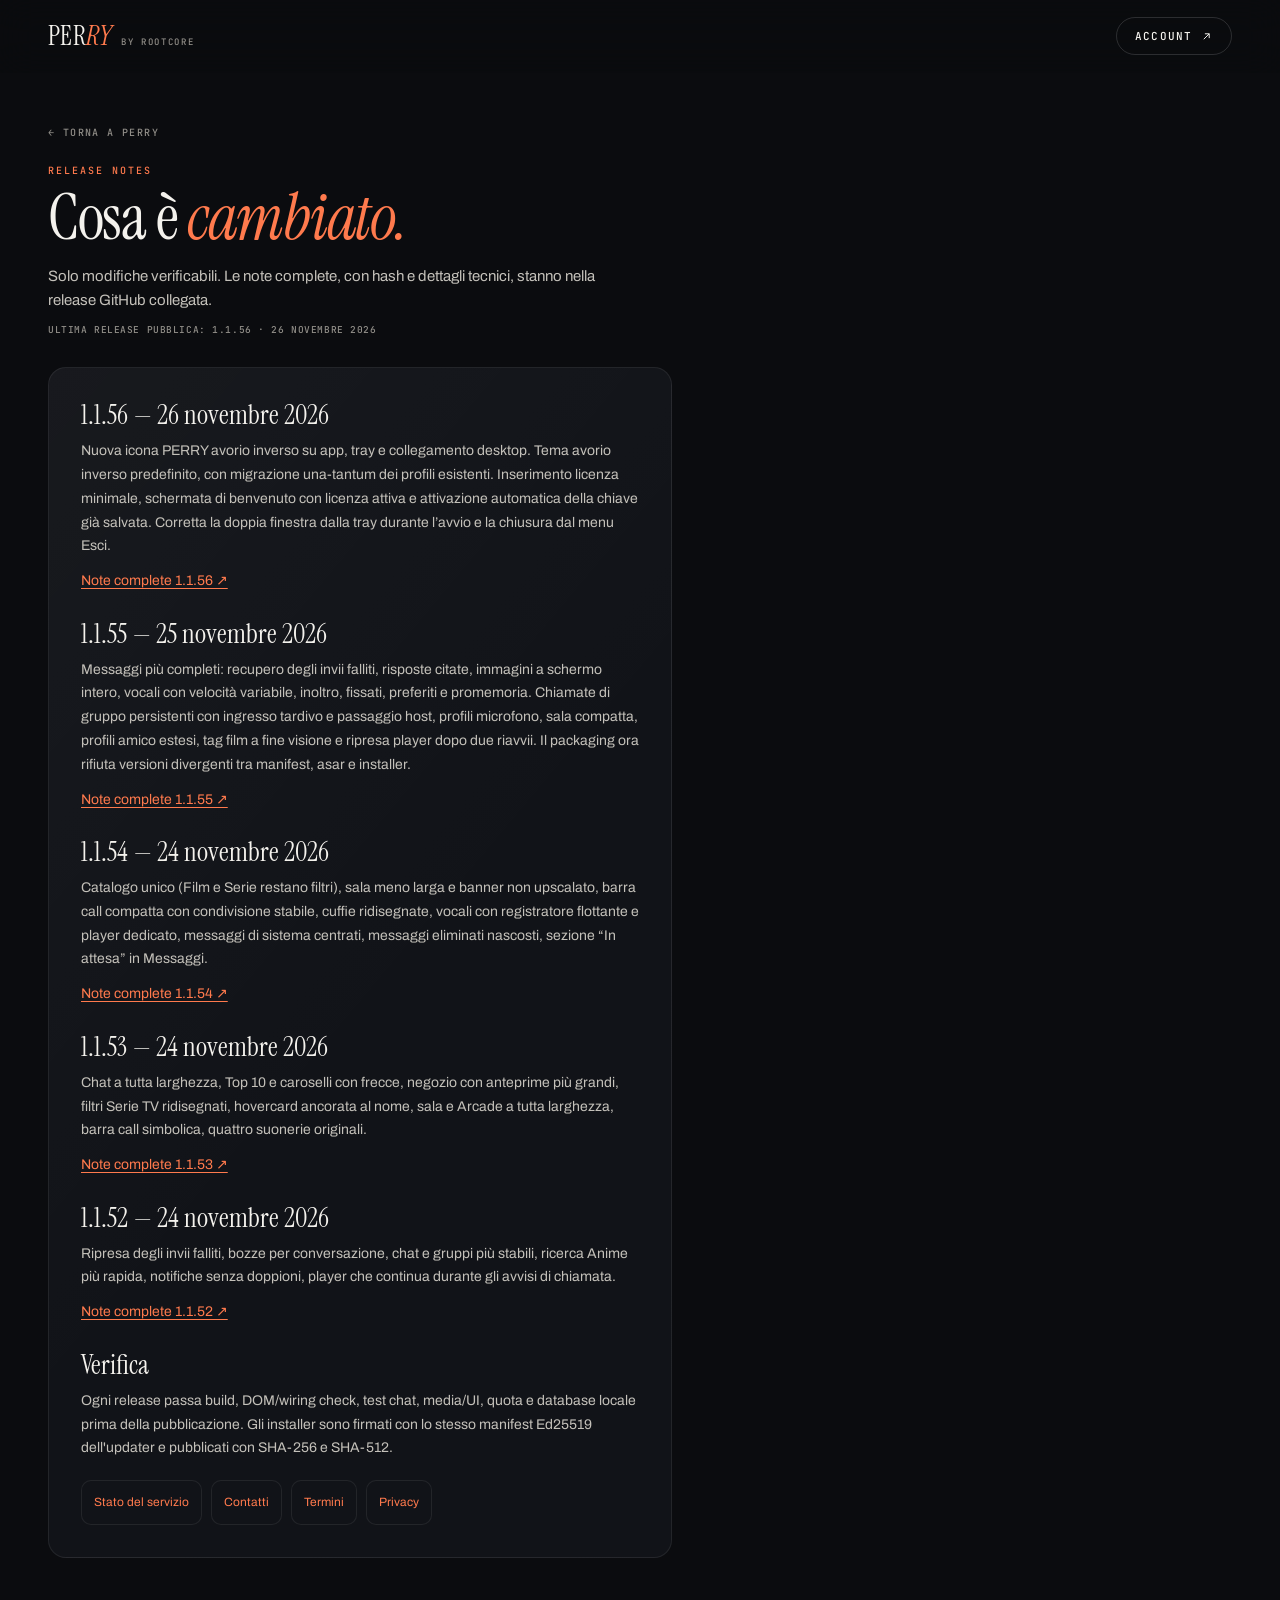
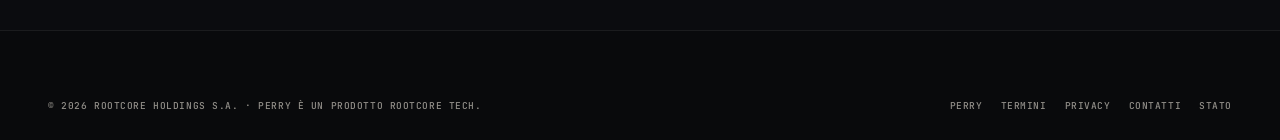
<file: perry/changelog/index.html>
<!DOCTYPE html>
<html lang="it">
<head>
<meta charset="UTF-8">
<meta name="viewport" content="width=device-width, initial-scale=1.0">
<meta name="color-scheme" content="dark">
<meta name="theme-color" content="#0B0C0F">
<title>Changelog — PERRY</title>
<meta name="description" content="Le modifiche pubbliche di PERRY, release per release, con link alle note complete su GitHub.">
<meta name="robots" content="index, follow">
<link rel="canonical" href="https://www.rootcoregroup.com/perry/changelog/">
<link rel="icon" href="/favicon.ico">
<meta property="og:title" content="Changelog — PERRY">
<meta property="og:description" content="Cosa è cambiato nelle release PERRY, senza marketing.">
<meta property="og:type" content="website">
<meta property="og:url" content="https://www.rootcoregroup.com/perry/changelog/">
<link rel="preconnect" href="https://fonts.googleapis.com">
<link rel="preconnect" href="https://fonts.gstatic.com" crossorigin>
<link href="https://fonts.googleapis.com/css2?family=Archivo:wght@300;400;500;600;700&family=Instrument+Serif:ital@0;1&family=JetBrains+Mono:wght@400;500&display=swap" rel="stylesheet">
<link rel="stylesheet" href="/perry/perry.css">
<link rel="stylesheet" href="/perry/legal.css">
</head>
<body class="legal-page">
<a class="skip" href="#main">Salta al contenuto</a>
<header class="site-header">
    <div class="wrap header-inner">
        <a class="brand" href="/perry/" aria-label="PERRY, un prodotto RootCore"><span class="brand-word">PER<em>RY</em></span><span class="brand-by">by RootCore</span></a>
        <a class="header-cta" href="/perry/account/">Account <svg viewBox="0 0 24 24" fill="none" stroke="currentColor" stroke-width="1.8" aria-hidden="true"><path d="M7 17 17 7M9 7h8v8"/></svg></a>
    </div>
</header>
<main class="legal-main wrap" id="main">
    <a class="legal-back" href="/perry/">← Torna a PERRY</a>
    <span class="legal-kicker">Release notes</span>
    <h1 class="legal-title">Cosa è <em>cambiato.</em></h1>
    <p class="legal-lede">Solo modifiche verificabili. Le note complete, con hash e dettagli tecnici, stanno nella release GitHub collegata.</p>
    <p class="legal-meta">Ultima release pubblica: 1.1.56 · 26 novembre 2026</p>
    <article class="legal-card legal-prose">
        <h2>1.1.56 — 26 novembre 2026</h2>
        <p>Nuova icona PERRY avorio inverso su app, tray e collegamento desktop. Tema avorio inverso predefinito, con migrazione una-tantum dei profili esistenti. Inserimento licenza minimale, schermata di benvenuto con licenza attiva e attivazione automatica della chiave già salvata. Corretta la doppia finestra dalla tray durante l’avvio e la chiusura dal menu Esci.</p>
        <p><a href="https://github.com/rootcoreofficial/rootcore-group-website/releases/tag/v1.1.56" rel="noopener">Note complete 1.1.56 ↗</a></p>
        <h2>1.1.55 — 25 novembre 2026</h2>
        <p>Messaggi più completi: recupero degli invii falliti, risposte citate, immagini a schermo intero, vocali con velocità variabile, inoltro, fissati, preferiti e promemoria. Chiamate di gruppo persistenti con ingresso tardivo e passaggio host, profili microfono, sala compatta, profili amico estesi, tag film a fine visione e ripresa player dopo due riavvii. Il packaging ora rifiuta versioni divergenti tra manifest, asar e installer.</p>
        <p><a href="https://github.com/rootcoreofficial/rootcore-group-website/releases/tag/v1.1.55" rel="noopener">Note complete 1.1.55 ↗</a></p>
        <h2>1.1.54 — 24 novembre 2026</h2>
        <p>Catalogo unico (Film e Serie restano filtri), sala meno larga e banner non upscalato, barra call compatta con condivisione stabile, cuffie ridisegnate, vocali con registratore flottante e player dedicato, messaggi di sistema centrati, messaggi eliminati nascosti, sezione “In attesa” in Messaggi.</p>
        <p><a href="https://github.com/rootcoreofficial/rootcore-group-website/releases/tag/v1.1.54" rel="noopener">Note complete 1.1.54 ↗</a></p>
        <h2>1.1.53 — 24 novembre 2026</h2>
        <p>Chat a tutta larghezza, Top 10 e caroselli con frecce, negozio con anteprime più grandi, filtri Serie TV ridisegnati, hovercard ancorata al nome, sala e Arcade a tutta larghezza, barra call simbolica, quattro suonerie originali.</p>
        <p><a href="https://github.com/rootcoreofficial/rootcore-group-website/releases/tag/v1.1.53" rel="noopener">Note complete 1.1.53 ↗</a></p>
        <h2>1.1.52 — 24 novembre 2026</h2>
        <p>Ripresa degli invii falliti, bozze per conversazione, chat e gruppi più stabili, ricerca Anime più rapida, notifiche senza doppioni, player che continua durante gli avvisi di chiamata.</p>
        <p><a href="https://github.com/rootcoreofficial/rootcore-group-website/releases/tag/v1.1.52" rel="noopener">Note complete 1.1.52 ↗</a></p>
        <h2>Verifica</h2>
        <p>Ogni release passa build, DOM/wiring check, test chat, media/UI, quota e database locale prima della pubblicazione. Gli installer sono firmati con lo stesso manifest Ed25519 dell'updater e pubblicati con SHA-256 e SHA-512.</p>
        <div class="legal-actions">
            <a class="legal-link" href="/perry/stato/">Stato del servizio</a>
            <a class="legal-link" href="/perry/contatti/">Contatti</a>
            <a class="legal-link" href="/perry/termini/">Termini</a>
            <a class="legal-link" href="/perry/privacy/">Privacy</a>
        </div>
    </article>
</main>
<footer class="site-footer">
    <div class="wrap footer-bottom">
        <span>© 2026 RootCore Holdings S.A. · PERRY è un prodotto RootCore Tech.</span>
        <span class="legal-footer-links"><a href="/perry/">PERRY</a><a href="/perry/termini/">Termini</a><a href="/perry/privacy/">Privacy</a><a href="/perry/contatti/">Contatti</a><a href="/perry/stato/">Stato</a></span>
    </div>
</footer>
</body>
</html>
</file>
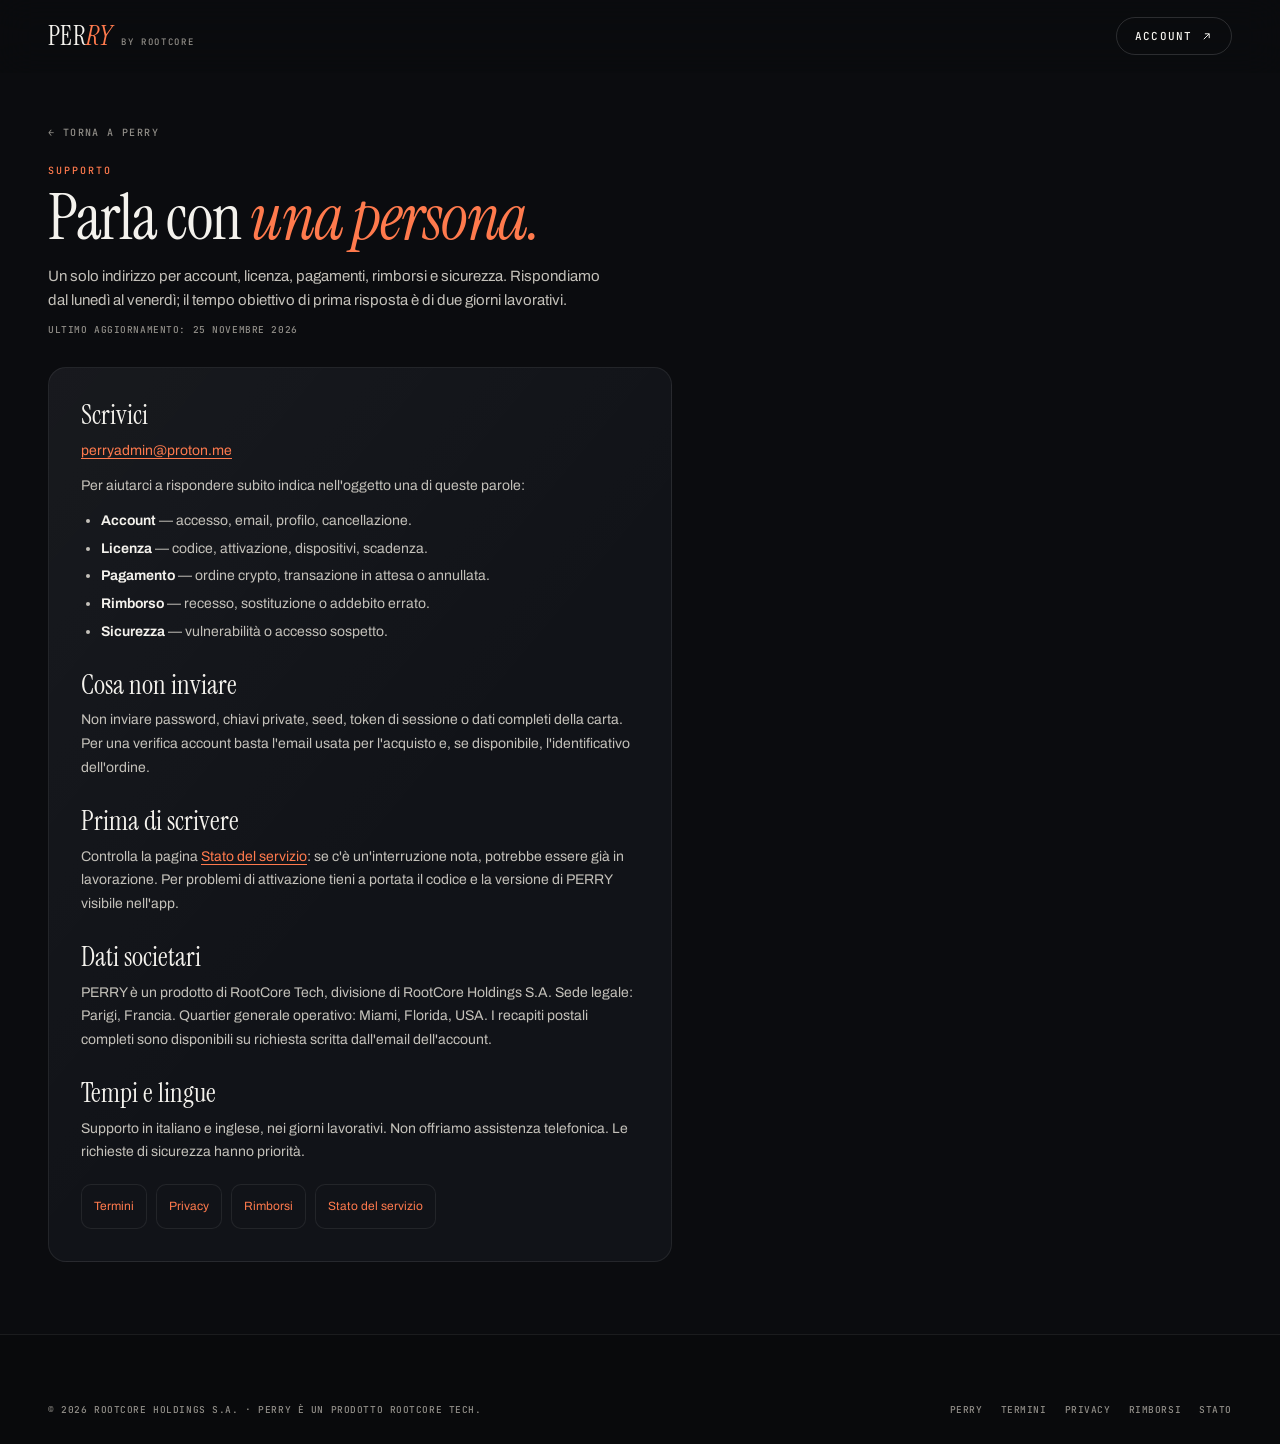
<file: perry/contatti/index.html>
<!DOCTYPE html>
<html lang="it">
<head>
<meta charset="UTF-8">
<meta name="viewport" content="width=device-width, initial-scale=1.0">
<meta name="color-scheme" content="dark">
<meta name="theme-color" content="#0B0C0F">
<title>Contatti e supporto — PERRY</title>
<meta name="description" content="Contatta il supporto PERRY per account, licenza, pagamenti, rimborsi e segnalazioni di sicurezza. Tempo obiettivo: due giorni lavorativi.">
<meta name="robots" content="index, follow">
<link rel="canonical" href="https://www.rootcoregroup.com/perry/contatti/">
<link rel="icon" href="/favicon.ico">
<meta property="og:title" content="Contatti e supporto — PERRY">
<meta property="og:description" content="Un solo indirizzo per supporto, pagamenti, rimborsi e sicurezza.">
<meta property="og:type" content="website">
<meta property="og:url" content="https://www.rootcoregroup.com/perry/contatti/">
<link rel="preconnect" href="https://fonts.googleapis.com">
<link rel="preconnect" href="https://fonts.gstatic.com" crossorigin>
<link href="https://fonts.googleapis.com/css2?family=Archivo:wght@300;400;500;600;700&family=Instrument+Serif:ital@0;1&family=JetBrains+Mono:wght@400;500&display=swap" rel="stylesheet">
<link rel="stylesheet" href="/perry/perry.css">
<link rel="stylesheet" href="/perry/legal.css">
</head>
<body class="legal-page">
<a class="skip" href="#main">Salta al contenuto</a>
<header class="site-header">
    <div class="wrap header-inner">
        <a class="brand" href="/perry/" aria-label="PERRY, un prodotto RootCore"><span class="brand-word">PER<em>RY</em></span><span class="brand-by">by RootCore</span></a>
        <a class="header-cta" href="/perry/account/">Account <svg viewBox="0 0 24 24" fill="none" stroke="currentColor" stroke-width="1.8" aria-hidden="true"><path d="M7 17 17 7M9 7h8v8"/></svg></a>
    </div>
</header>
<main class="legal-main wrap" id="main">
    <a class="legal-back" href="/perry/">← Torna a PERRY</a>
    <span class="legal-kicker">Supporto</span>
    <h1 class="legal-title">Parla con <em>una persona.</em></h1>
    <p class="legal-lede">Un solo indirizzo per account, licenza, pagamenti, rimborsi e sicurezza. Rispondiamo dal lunedì al venerdì; il tempo obiettivo di prima risposta è di due giorni lavorativi.</p>
    <p class="legal-meta">Ultimo aggiornamento: 25 novembre 2026</p>
    <article class="legal-card legal-prose">
        <h2>Scrivici</h2>
        <p><a href="mailto:perryadmin@proton.me">perryadmin@proton.me</a></p>
        <p>Per aiutarci a rispondere subito indica nell'oggetto una di queste parole:</p>
        <ul>
            <li><strong>Account</strong> — accesso, email, profilo, cancellazione.</li>
            <li><strong>Licenza</strong> — codice, attivazione, dispositivi, scadenza.</li>
            <li><strong>Pagamento</strong> — ordine crypto, transazione in attesa o annullata.</li>
            <li><strong>Rimborso</strong> — recesso, sostituzione o addebito errato.</li>
            <li><strong>Sicurezza</strong> — vulnerabilità o accesso sospetto.</li>
        </ul>
        <h2>Cosa non inviare</h2>
        <p>Non inviare password, chiavi private, seed, token di sessione o dati completi della carta. Per una verifica account basta l'email usata per l'acquisto e, se disponibile, l'identificativo dell'ordine.</p>
        <h2>Prima di scrivere</h2>
        <p>Controlla la pagina <a href="/perry/stato/">Stato del servizio</a>: se c'è un'interruzione nota, potrebbe essere già in lavorazione. Per problemi di attivazione tieni a portata il codice e la versione di PERRY visibile nell'app.</p>
        <h2>Dati societari</h2>
        <p>PERRY è un prodotto di RootCore Tech, divisione di RootCore Holdings S.A. Sede legale: Parigi, Francia. Quartier generale operativo: Miami, Florida, USA. I recapiti postali completi sono disponibili su richiesta scritta dall'email dell'account.</p>
        <h2>Tempi e lingue</h2>
        <p>Supporto in italiano e inglese, nei giorni lavorativi. Non offriamo assistenza telefonica. Le richieste di sicurezza hanno priorità.</p>
        <div class="legal-actions">
            <a class="legal-link" href="/perry/termini/">Termini</a>
            <a class="legal-link" href="/perry/privacy/">Privacy</a>
            <a class="legal-link" href="/perry/rimborsi/">Rimborsi</a>
            <a class="legal-link" href="/perry/stato/">Stato del servizio</a>
        </div>
    </article>
</main>
<footer class="site-footer">
    <div class="wrap footer-bottom">
        <span>© 2026 RootCore Holdings S.A. · PERRY è un prodotto RootCore Tech.</span>
        <span class="legal-footer-links"><a href="/perry/">PERRY</a><a href="/perry/termini/">Termini</a><a href="/perry/privacy/">Privacy</a><a href="/perry/rimborsi/">Rimborsi</a><a href="/perry/stato/">Stato</a></span>
    </div>
</footer>
</body>
</html>
</file>
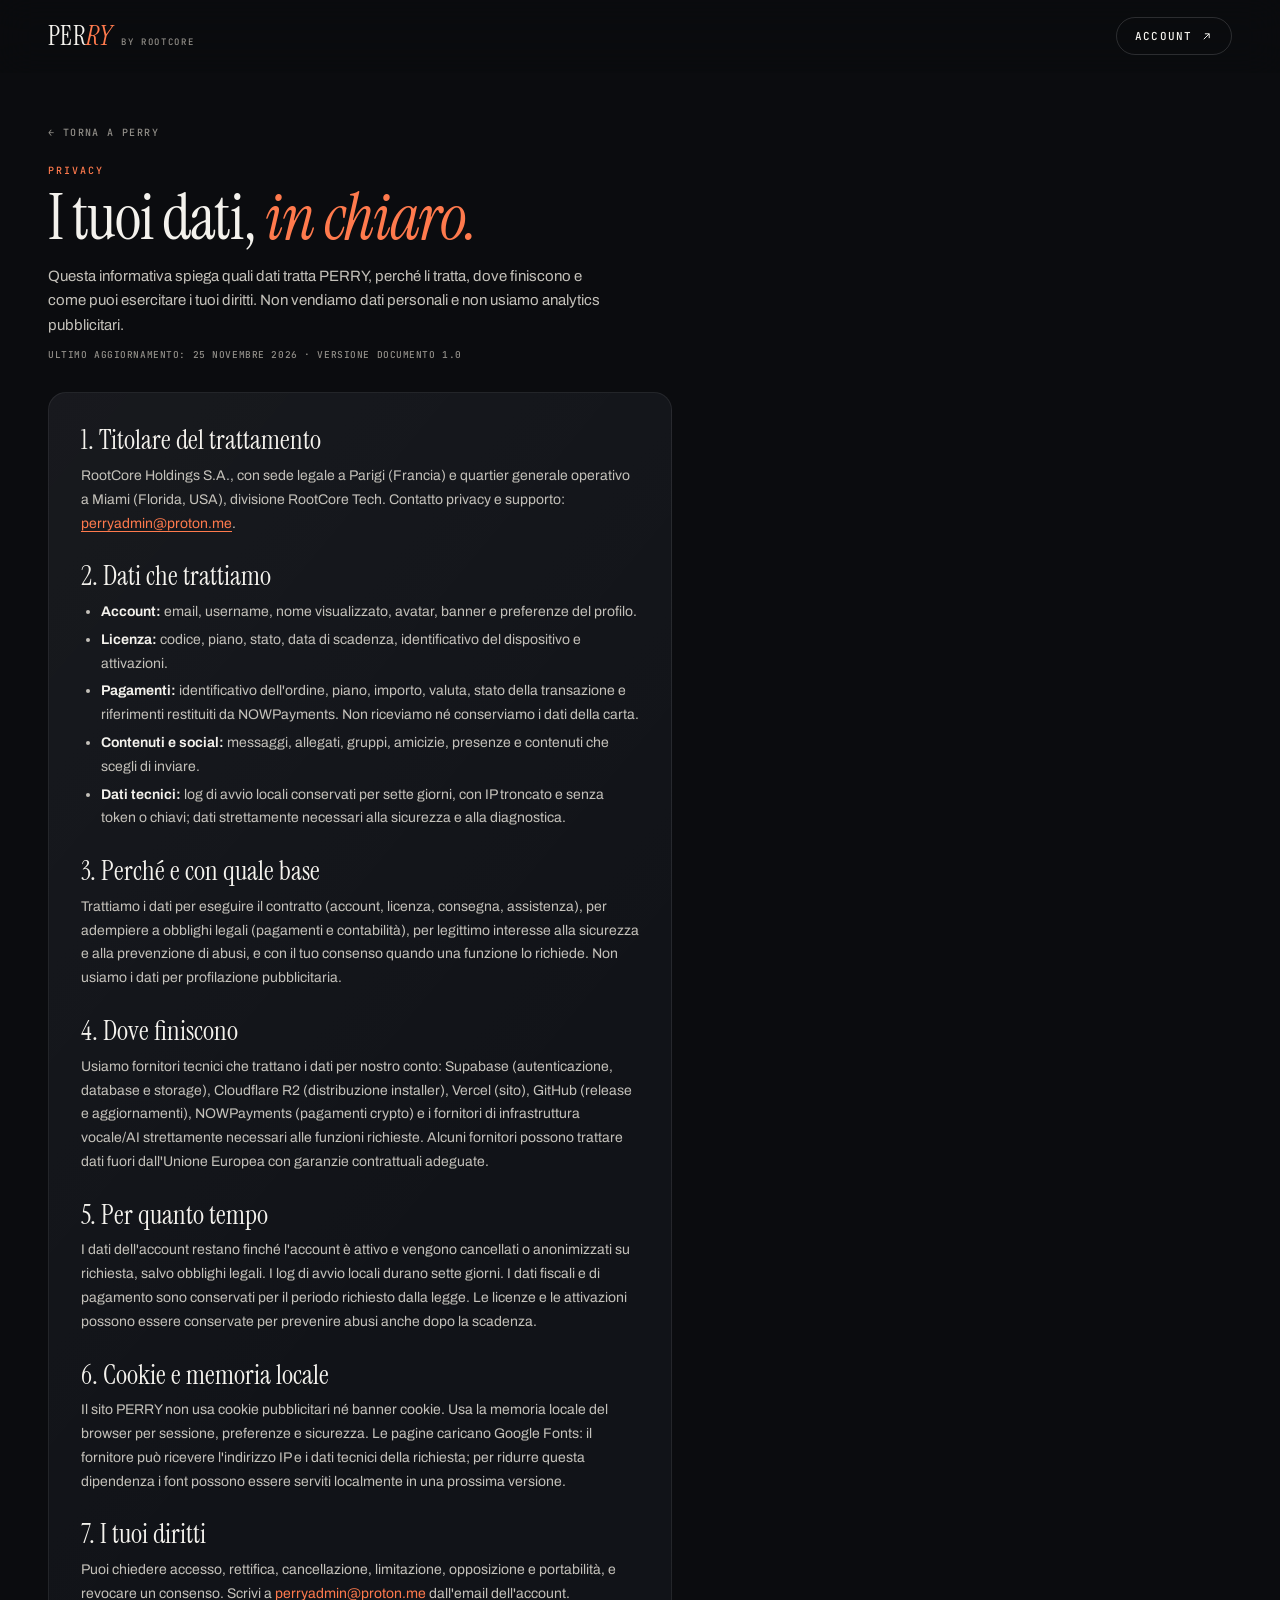
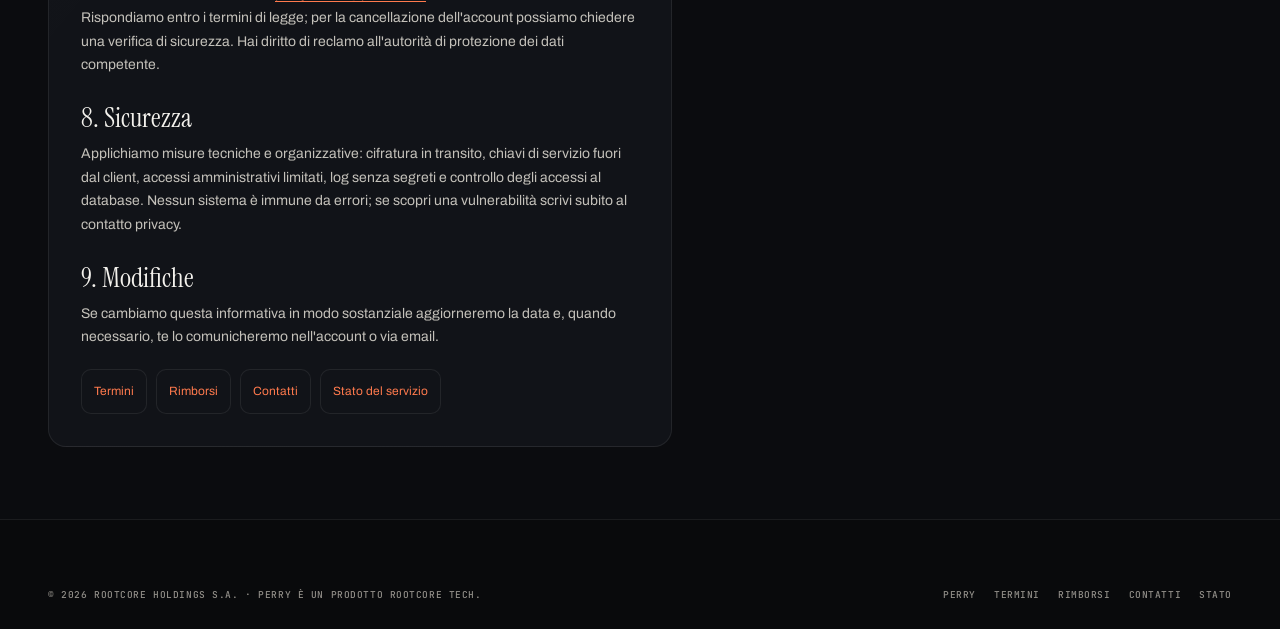
<file: perry/privacy/index.html>
<!DOCTYPE html>
<html lang="it">
<head>
<meta charset="UTF-8">
<meta name="viewport" content="width=device-width, initial-scale=1.0">
<meta name="color-scheme" content="dark">
<meta name="theme-color" content="#0B0C0F">
<title>Privacy e cookie — PERRY</title>
<meta name="description" content="Informativa privacy di PERRY: dati dell'account, licenza, pagamenti crypto, log tecnici, conservazione e diritti GDPR.">
<meta name="robots" content="index, follow">
<link rel="canonical" href="https://www.rootcoregroup.com/perry/privacy/">
<link rel="icon" href="/favicon.ico">
<meta property="og:title" content="Privacy e cookie — PERRY">
<meta property="og:description" content="Quali dati tratta PERRY, perché, per quanto tempo e come esercitare i tuoi diritti.">
<meta property="og:type" content="website">
<meta property="og:url" content="https://www.rootcoregroup.com/perry/privacy/">
<link rel="preconnect" href="https://fonts.googleapis.com">
<link rel="preconnect" href="https://fonts.gstatic.com" crossorigin>
<link href="https://fonts.googleapis.com/css2?family=Archivo:wght@300;400;500;600;700&family=Instrument+Serif:ital@0;1&family=JetBrains+Mono:wght@400;500&display=swap" rel="stylesheet">
<link rel="stylesheet" href="/perry/perry.css">
<link rel="stylesheet" href="/perry/legal.css">
</head>
<body class="legal-page">
<a class="skip" href="#main">Salta al contenuto</a>
<header class="site-header">
    <div class="wrap header-inner">
        <a class="brand" href="/perry/" aria-label="PERRY, un prodotto RootCore"><span class="brand-word">PER<em>RY</em></span><span class="brand-by">by RootCore</span></a>
        <a class="header-cta" href="/perry/account/">Account <svg viewBox="0 0 24 24" fill="none" stroke="currentColor" stroke-width="1.8" aria-hidden="true"><path d="M7 17 17 7M9 7h8v8"/></svg></a>
    </div>
</header>
<main class="legal-main wrap" id="main">
    <a class="legal-back" href="/perry/">← Torna a PERRY</a>
    <span class="legal-kicker">Privacy</span>
    <h1 class="legal-title">I tuoi dati, <em>in chiaro.</em></h1>
    <p class="legal-lede">Questa informativa spiega quali dati tratta PERRY, perché li tratta, dove finiscono e come puoi esercitare i tuoi diritti. Non vendiamo dati personali e non usiamo analytics pubblicitari.</p>
    <p class="legal-meta">Ultimo aggiornamento: 25 novembre 2026 · Versione documento 1.0</p>
    <article class="legal-card legal-prose">
        <h2>1. Titolare del trattamento</h2>
        <p>RootCore Holdings S.A., con sede legale a Parigi (Francia) e quartier generale operativo a Miami (Florida, USA), divisione RootCore Tech. Contatto privacy e supporto: <a href="mailto:perryadmin@proton.me">perryadmin@proton.me</a>.</p>
        <h2>2. Dati che trattiamo</h2>
        <ul>
            <li><strong>Account:</strong> email, username, nome visualizzato, avatar, banner e preferenze del profilo.</li>
            <li><strong>Licenza:</strong> codice, piano, stato, data di scadenza, identificativo del dispositivo e attivazioni.</li>
            <li><strong>Pagamenti:</strong> identificativo dell'ordine, piano, importo, valuta, stato della transazione e riferimenti restituiti da NOWPayments. Non riceviamo né conserviamo i dati della carta.</li>
            <li><strong>Contenuti e social:</strong> messaggi, allegati, gruppi, amicizie, presenze e contenuti che scegli di inviare.</li>
            <li><strong>Dati tecnici:</strong> log di avvio locali conservati per sette giorni, con IP troncato e senza token o chiavi; dati strettamente necessari alla sicurezza e alla diagnostica.</li>
        </ul>
        <h2>3. Perché e con quale base</h2>
        <p>Trattiamo i dati per eseguire il contratto (account, licenza, consegna, assistenza), per adempiere a obblighi legali (pagamenti e contabilità), per legittimo interesse alla sicurezza e alla prevenzione di abusi, e con il tuo consenso quando una funzione lo richiede. Non usiamo i dati per profilazione pubblicitaria.</p>
        <h2>4. Dove finiscono</h2>
        <p>Usiamo fornitori tecnici che trattano i dati per nostro conto: Supabase (autenticazione, database e storage), Cloudflare R2 (distribuzione installer), Vercel (sito), GitHub (release e aggiornamenti), NOWPayments (pagamenti crypto) e i fornitori di infrastruttura vocale/AI strettamente necessari alle funzioni richieste. Alcuni fornitori possono trattare dati fuori dall'Unione Europea con garanzie contrattuali adeguate.</p>
        <h2>5. Per quanto tempo</h2>
        <p>I dati dell'account restano finché l'account è attivo e vengono cancellati o anonimizzati su richiesta, salvo obblighi legali. I log di avvio locali durano sette giorni. I dati fiscali e di pagamento sono conservati per il periodo richiesto dalla legge. Le licenze e le attivazioni possono essere conservate per prevenire abusi anche dopo la scadenza.</p>
        <h2>6. Cookie e memoria locale</h2>
        <p>Il sito PERRY non usa cookie pubblicitari né banner cookie. Usa la memoria locale del browser per sessione, preferenze e sicurezza. Le pagine caricano Google Fonts: il fornitore può ricevere l'indirizzo IP e i dati tecnici della richiesta; per ridurre questa dipendenza i font possono essere serviti localmente in una prossima versione.</p>
        <h2>7. I tuoi diritti</h2>
        <p>Puoi chiedere accesso, rettifica, cancellazione, limitazione, opposizione e portabilità, e revocare un consenso. Scrivi a <a href="mailto:perryadmin@proton.me">perryadmin@proton.me</a> dall'email dell'account. Rispondiamo entro i termini di legge; per la cancellazione dell'account possiamo chiedere una verifica di sicurezza. Hai diritto di reclamo all'autorità di protezione dei dati competente.</p>
        <h2>8. Sicurezza</h2>
        <p>Applichiamo misure tecniche e organizzative: cifratura in transito, chiavi di servizio fuori dal client, accessi amministrativi limitati, log senza segreti e controllo degli accessi al database. Nessun sistema è immune da errori; se scopri una vulnerabilità scrivi subito al contatto privacy.</p>
        <h2>9. Modifiche</h2>
        <p>Se cambiamo questa informativa in modo sostanziale aggiorneremo la data e, quando necessario, te lo comunicheremo nell'account o via email.</p>
        <div class="legal-actions">
            <a class="legal-link" href="/perry/termini/">Termini</a>
            <a class="legal-link" href="/perry/rimborsi/">Rimborsi</a>
            <a class="legal-link" href="/perry/contatti/">Contatti</a>
            <a class="legal-link" href="/perry/stato/">Stato del servizio</a>
        </div>
    </article>
</main>
<footer class="site-footer">
    <div class="wrap footer-bottom">
        <span>© 2026 RootCore Holdings S.A. · PERRY è un prodotto RootCore Tech.</span>
        <span class="legal-footer-links"><a href="/perry/">PERRY</a><a href="/perry/termini/">Termini</a><a href="/perry/rimborsi/">Rimborsi</a><a href="/perry/contatti/">Contatti</a><a href="/perry/stato/">Stato</a></span>
    </div>
</footer>
</body>
</html>
</file>
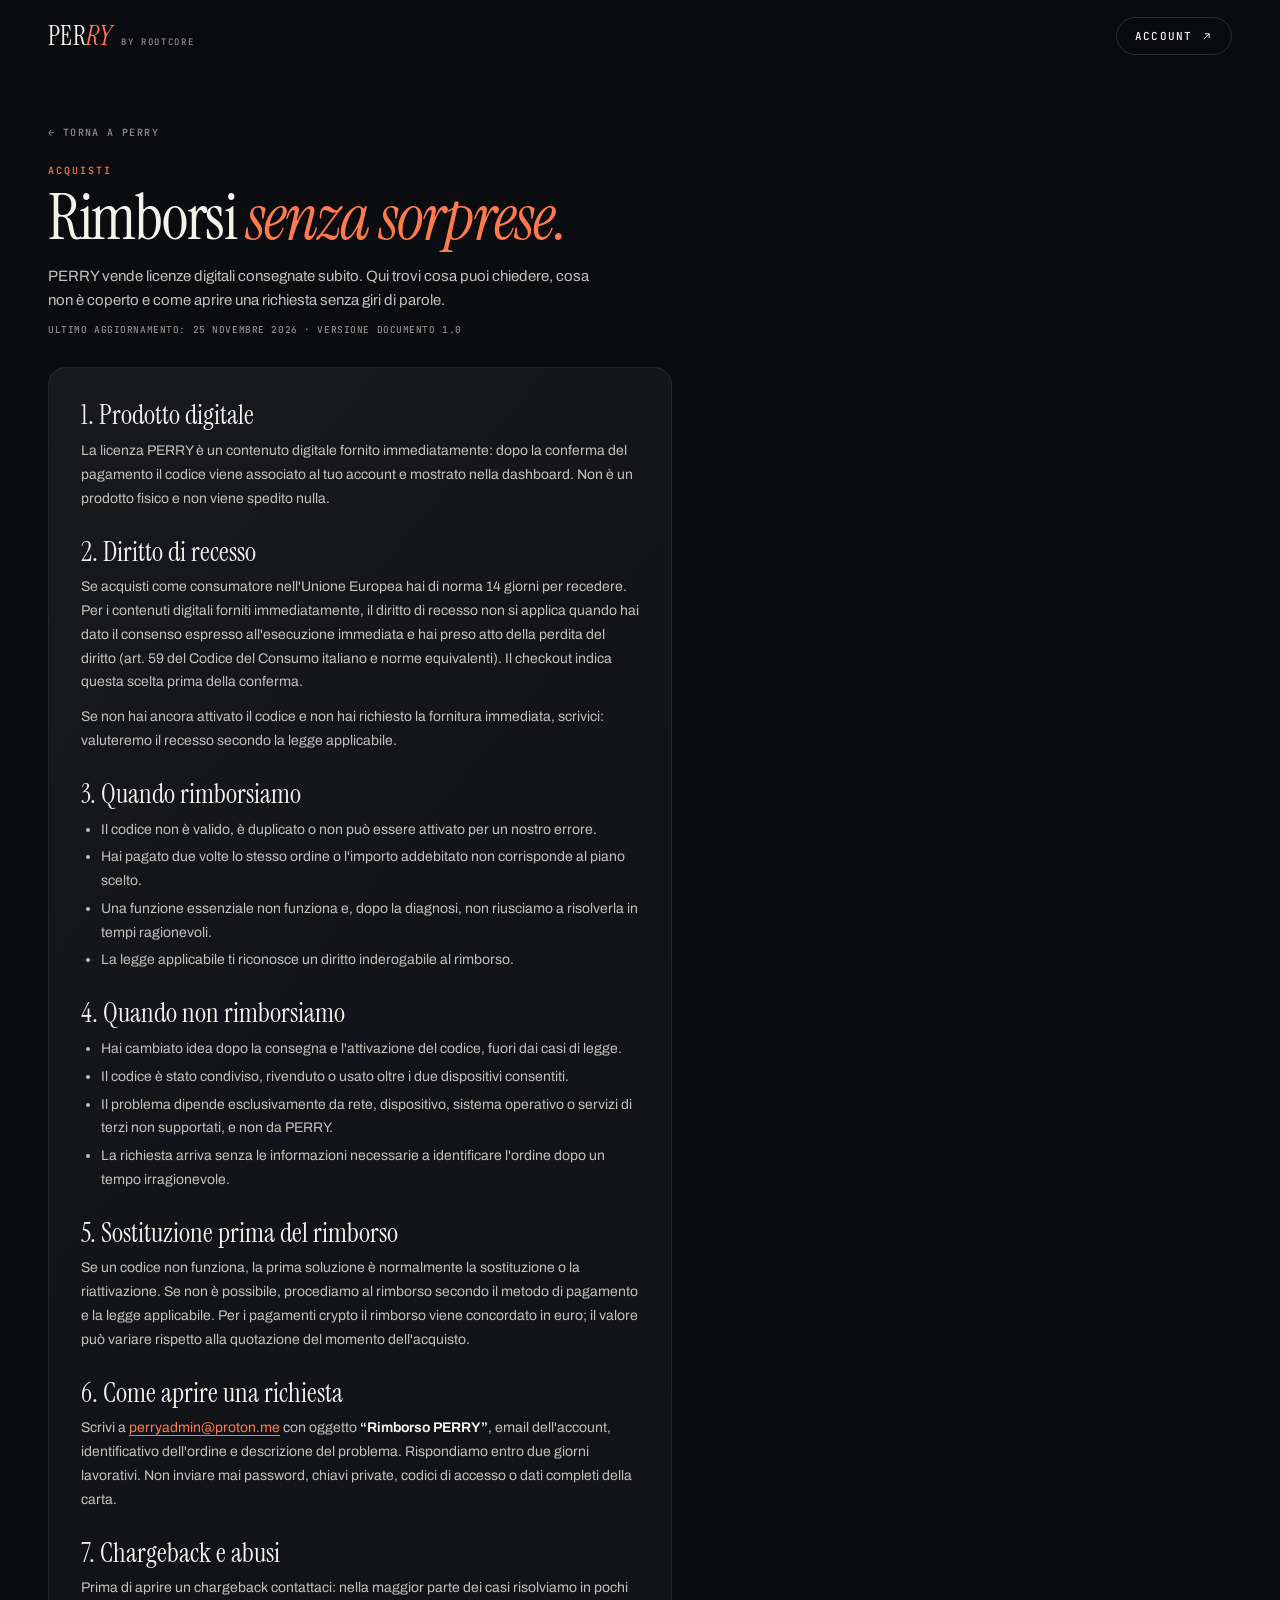
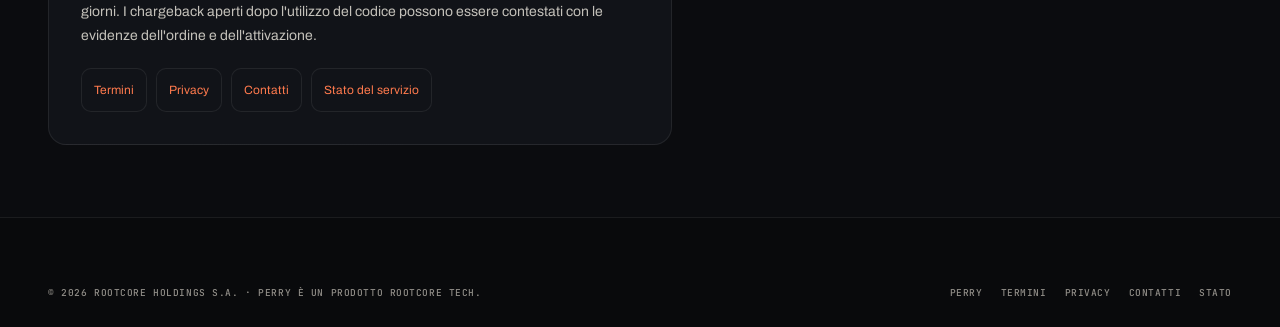
<file: perry/rimborsi/index.html>
<!DOCTYPE html>
<html lang="it">
<head>
<meta charset="UTF-8">
<meta name="viewport" content="width=device-width, initial-scale=1.0">
<meta name="color-scheme" content="dark">
<meta name="theme-color" content="#0B0C0F">
<title>Rimborsi e recesso — PERRY</title>
<meta name="description" content="Come funzionano recesso, rimborsi e sostituzione del codice PERRY per contenuti digitali forniti immediatamente.">
<meta name="robots" content="index, follow">
<link rel="canonical" href="https://www.rootcoregroup.com/perry/rimborsi/">
<link rel="icon" href="/favicon.ico">
<meta property="og:title" content="Rimborsi e recesso — PERRY">
<meta property="og:description" content="Recesso, rimborsi e sostituzione del codice: regole chiare prima dell'acquisto.">
<meta property="og:type" content="website">
<meta property="og:url" content="https://www.rootcoregroup.com/perry/rimborsi/">
<link rel="preconnect" href="https://fonts.googleapis.com">
<link rel="preconnect" href="https://fonts.gstatic.com" crossorigin>
<link href="https://fonts.googleapis.com/css2?family=Archivo:wght@300;400;500;600;700&family=Instrument+Serif:ital@0;1&family=JetBrains+Mono:wght@400;500&display=swap" rel="stylesheet">
<link rel="stylesheet" href="/perry/perry.css">
<link rel="stylesheet" href="/perry/legal.css">
</head>
<body class="legal-page">
<a class="skip" href="#main">Salta al contenuto</a>
<header class="site-header">
    <div class="wrap header-inner">
        <a class="brand" href="/perry/" aria-label="PERRY, un prodotto RootCore"><span class="brand-word">PER<em>RY</em></span><span class="brand-by">by RootCore</span></a>
        <a class="header-cta" href="/perry/account/">Account <svg viewBox="0 0 24 24" fill="none" stroke="currentColor" stroke-width="1.8" aria-hidden="true"><path d="M7 17 17 7M9 7h8v8"/></svg></a>
    </div>
</header>
<main class="legal-main wrap" id="main">
    <a class="legal-back" href="/perry/">← Torna a PERRY</a>
    <span class="legal-kicker">Acquisti</span>
    <h1 class="legal-title">Rimborsi <em>senza sorprese.</em></h1>
    <p class="legal-lede">PERRY vende licenze digitali consegnate subito. Qui trovi cosa puoi chiedere, cosa non è coperto e come aprire una richiesta senza giri di parole.</p>
    <p class="legal-meta">Ultimo aggiornamento: 25 novembre 2026 · Versione documento 1.0</p>
    <article class="legal-card legal-prose">
        <h2>1. Prodotto digitale</h2>
        <p>La licenza PERRY è un contenuto digitale fornito immediatamente: dopo la conferma del pagamento il codice viene associato al tuo account e mostrato nella dashboard. Non è un prodotto fisico e non viene spedito nulla.</p>
        <h2>2. Diritto di recesso</h2>
        <p>Se acquisti come consumatore nell'Unione Europea hai di norma 14 giorni per recedere. Per i contenuti digitali forniti immediatamente, il diritto di recesso non si applica quando hai dato il consenso espresso all'esecuzione immediata e hai preso atto della perdita del diritto (art. 59 del Codice del Consumo italiano e norme equivalenti). Il checkout indica questa scelta prima della conferma.</p>
        <p>Se non hai ancora attivato il codice e non hai richiesto la fornitura immediata, scrivici: valuteremo il recesso secondo la legge applicabile.</p>
        <h2>3. Quando rimborsiamo</h2>
        <ul>
            <li>Il codice non è valido, è duplicato o non può essere attivato per un nostro errore.</li>
            <li>Hai pagato due volte lo stesso ordine o l'importo addebitato non corrisponde al piano scelto.</li>
            <li>Una funzione essenziale non funziona e, dopo la diagnosi, non riusciamo a risolverla in tempi ragionevoli.</li>
            <li>La legge applicabile ti riconosce un diritto inderogabile al rimborso.</li>
        </ul>
        <h2>4. Quando non rimborsiamo</h2>
        <ul>
            <li>Hai cambiato idea dopo la consegna e l'attivazione del codice, fuori dai casi di legge.</li>
            <li>Il codice è stato condiviso, rivenduto o usato oltre i due dispositivi consentiti.</li>
            <li>Il problema dipende esclusivamente da rete, dispositivo, sistema operativo o servizi di terzi non supportati, e non da PERRY.</li>
            <li>La richiesta arriva senza le informazioni necessarie a identificare l'ordine dopo un tempo irragionevole.</li>
        </ul>
        <h2>5. Sostituzione prima del rimborso</h2>
        <p>Se un codice non funziona, la prima soluzione è normalmente la sostituzione o la riattivazione. Se non è possibile, procediamo al rimborso secondo il metodo di pagamento e la legge applicabile. Per i pagamenti crypto il rimborso viene concordato in euro; il valore può variare rispetto alla quotazione del momento dell'acquisto.</p>
        <h2>6. Come aprire una richiesta</h2>
        <p>Scrivi a <a href="mailto:perryadmin@proton.me">perryadmin@proton.me</a> con oggetto <strong>“Rimborso PERRY”</strong>, email dell'account, identificativo dell'ordine e descrizione del problema. Rispondiamo entro due giorni lavorativi. Non inviare mai password, chiavi private, codici di accesso o dati completi della carta.</p>
        <h2>7. Chargeback e abusi</h2>
        <p>Prima di aprire un chargeback contattaci: nella maggior parte dei casi risolviamo in pochi giorni. I chargeback aperti dopo l'utilizzo del codice possono essere contestati con le evidenze dell'ordine e dell'attivazione.</p>
        <div class="legal-actions">
            <a class="legal-link" href="/perry/termini/">Termini</a>
            <a class="legal-link" href="/perry/privacy/">Privacy</a>
            <a class="legal-link" href="/perry/contatti/">Contatti</a>
            <a class="legal-link" href="/perry/stato/">Stato del servizio</a>
        </div>
    </article>
</main>
<footer class="site-footer">
    <div class="wrap footer-bottom">
        <span>© 2026 RootCore Holdings S.A. · PERRY è un prodotto RootCore Tech.</span>
        <span class="legal-footer-links"><a href="/perry/">PERRY</a><a href="/perry/termini/">Termini</a><a href="/perry/privacy/">Privacy</a><a href="/perry/contatti/">Contatti</a><a href="/perry/stato/">Stato</a></span>
    </div>
</footer>
</body>
</html>
</file>
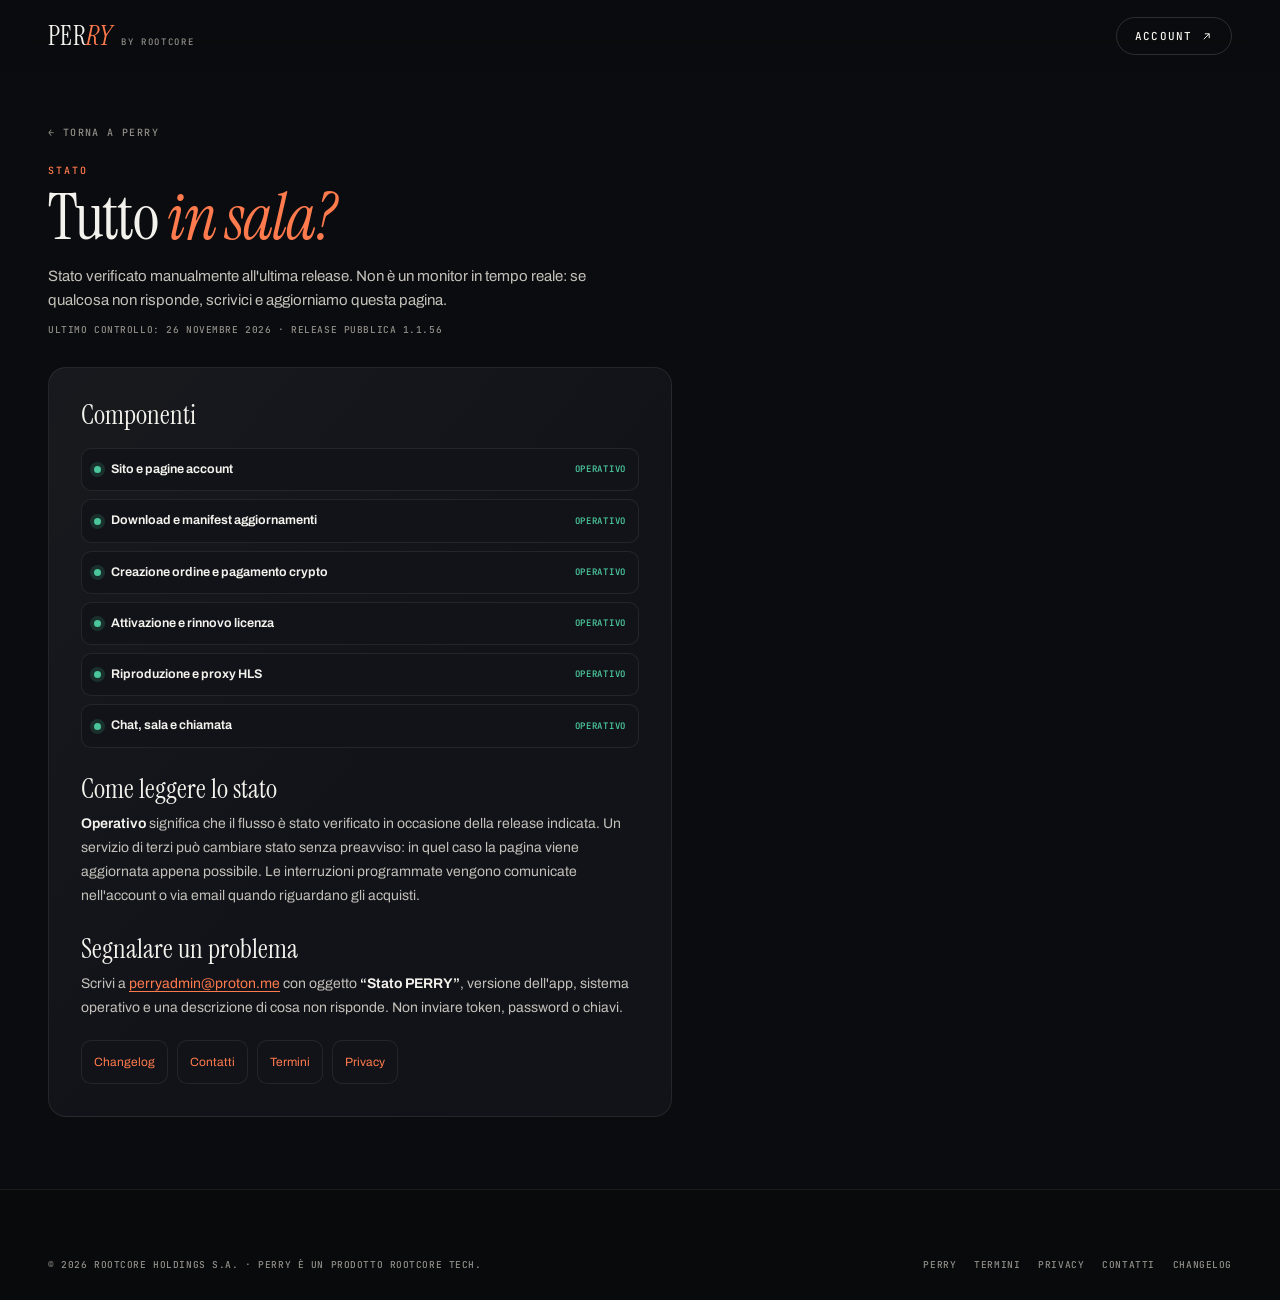
<file: perry/stato/index.html>
<!DOCTYPE html>
<html lang="it">
<head>
<meta charset="UTF-8">
<meta name="viewport" content="width=device-width, initial-scale=1.0">
<meta name="color-scheme" content="dark">
<meta name="theme-color" content="#0B0C0F">
<title>Stato del servizio — PERRY</title>
<meta name="description" content="Stato verificato di sito, download, account, licenze, pagamenti e sale PERRY. Ultimo controllo: 25 novembre 2026.">
<meta name="robots" content="index, follow">
<link rel="canonical" href="https://www.rootcoregroup.com/perry/stato/">
<link rel="icon" href="/favicon.ico">
<meta property="og:title" content="Stato del servizio — PERRY">
<meta property="og:description" content="Cosa funziona, cosa è in manutenzione e come segnalare un problema.">
<meta property="og:type" content="website">
<meta property="og:url" content="https://www.rootcoregroup.com/perry/stato/">
<link rel="preconnect" href="https://fonts.googleapis.com">
<link rel="preconnect" href="https://fonts.gstatic.com" crossorigin>
<link href="https://fonts.googleapis.com/css2?family=Archivo:wght@300;400;500;600;700&family=Instrument+Serif:ital@0;1&family=JetBrains+Mono:wght@400;500&display=swap" rel="stylesheet">
<link rel="stylesheet" href="/perry/perry.css">
<link rel="stylesheet" href="/perry/legal.css">
</head>
<body class="legal-page">
<a class="skip" href="#main">Salta al contenuto</a>
<header class="site-header">
    <div class="wrap header-inner">
        <a class="brand" href="/perry/" aria-label="PERRY, un prodotto RootCore"><span class="brand-word">PER<em>RY</em></span><span class="brand-by">by RootCore</span></a>
        <a class="header-cta" href="/perry/account/">Account <svg viewBox="0 0 24 24" fill="none" stroke="currentColor" stroke-width="1.8" aria-hidden="true"><path d="M7 17 17 7M9 7h8v8"/></svg></a>
    </div>
</header>
<main class="legal-main wrap" id="main">
    <a class="legal-back" href="/perry/">← Torna a PERRY</a>
    <span class="legal-kicker">Stato</span>
    <h1 class="legal-title">Tutto <em>in sala?</em></h1>
    <p class="legal-lede">Stato verificato manualmente all'ultima release. Non è un monitor in tempo reale: se qualcosa non risponde, scrivici e aggiorniamo questa pagina.</p>
    <p class="legal-meta">Ultimo controllo: 26 novembre 2026 · Release pubblica 1.1.56</p>
    <article class="legal-card legal-prose">
        <h2>Componenti</h2>
        <div class="legal-status-list">
            <div class="legal-status-row"><i aria-hidden="true"></i><strong>Sito e pagine account</strong><em>Operativo</em></div>
            <div class="legal-status-row"><i aria-hidden="true"></i><strong>Download e manifest aggiornamenti</strong><em>Operativo</em></div>
            <div class="legal-status-row"><i aria-hidden="true"></i><strong>Creazione ordine e pagamento crypto</strong><em>Operativo</em></div>
            <div class="legal-status-row"><i aria-hidden="true"></i><strong>Attivazione e rinnovo licenza</strong><em>Operativo</em></div>
            <div class="legal-status-row"><i aria-hidden="true"></i><strong>Riproduzione e proxy HLS</strong><em>Operativo</em></div>
            <div class="legal-status-row"><i aria-hidden="true"></i><strong>Chat, sala e chiamata</strong><em>Operativo</em></div>
        </div>
        <h2>Come leggere lo stato</h2>
        <p><strong>Operativo</strong> significa che il flusso è stato verificato in occasione della release indicata. Un servizio di terzi può cambiare stato senza preavviso: in quel caso la pagina viene aggiornata appena possibile. Le interruzioni programmate vengono comunicate nell'account o via email quando riguardano gli acquisti.</p>
        <h2>Segnalare un problema</h2>
        <p>Scrivi a <a href="mailto:perryadmin@proton.me">perryadmin@proton.me</a> con oggetto <strong>“Stato PERRY”</strong>, versione dell'app, sistema operativo e una descrizione di cosa non risponde. Non inviare token, password o chiavi.</p>
        <div class="legal-actions">
            <a class="legal-link" href="/perry/changelog/">Changelog</a>
            <a class="legal-link" href="/perry/contatti/">Contatti</a>
            <a class="legal-link" href="/perry/termini/">Termini</a>
            <a class="legal-link" href="/perry/privacy/">Privacy</a>
        </div>
    </article>
</main>
<footer class="site-footer">
    <div class="wrap footer-bottom">
        <span>© 2026 RootCore Holdings S.A. · PERRY è un prodotto RootCore Tech.</span>
        <span class="legal-footer-links"><a href="/perry/">PERRY</a><a href="/perry/termini/">Termini</a><a href="/perry/privacy/">Privacy</a><a href="/perry/contatti/">Contatti</a><a href="/perry/changelog/">Changelog</a></span>
    </div>
</footer>
</body>
</html>
</file>
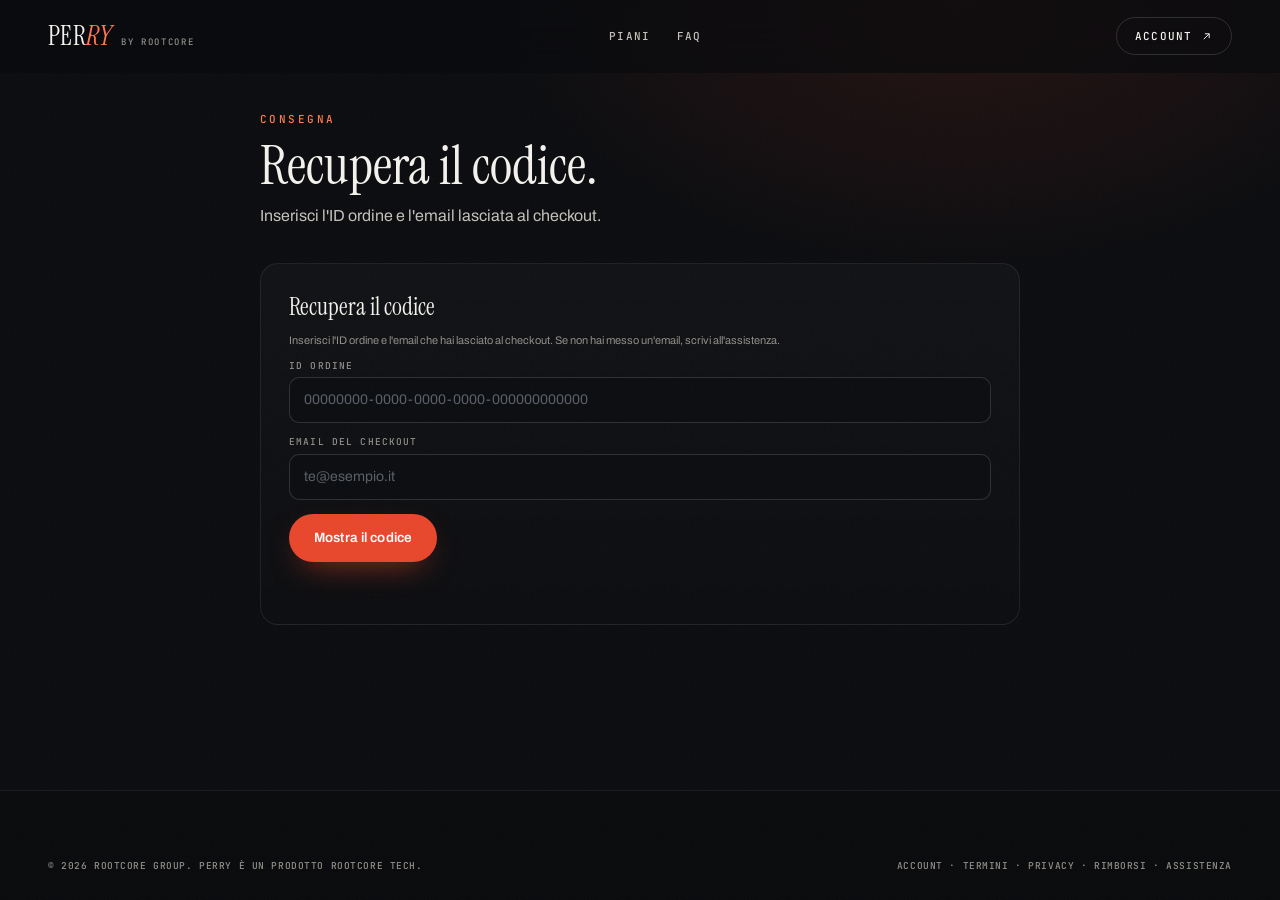
<file: perry/success/index.html>
<!DOCTYPE html>
<html lang="it">
<head>
    <meta charset="UTF-8">
    <meta name="viewport" content="width=device-width, initial-scale=1.0">
    <meta name="color-scheme" content="dark">
    <meta name="theme-color" content="#0B0C0F">
    <meta name="referrer" content="no-referrer">
    <title>Consegna codice PERRY | RootCore</title>
    <meta name="description" content="Ritira il codice PERRY dopo il pagamento crypto o recuperalo con l'ordine e l'email usata al checkout.">
    <meta name="robots" content="noindex, nofollow">
    <link rel="icon" href="/favicon.ico">
    <link rel="preconnect" href="https://fonts.googleapis.com">
    <link rel="preconnect" href="https://fonts.gstatic.com" crossorigin>
    <link href="https://fonts.googleapis.com/css2?family=Archivo:wght@300;400;500;600;700&family=Instrument+Serif:ital@0;1&family=JetBrains+Mono:wght@400;500&display=swap" rel="stylesheet">
    <link rel="stylesheet" href="/perry/perry.css">
</head>
<body class="account-page">
    <a class="skip" href="#main">Salta al contenuto</a>
    <div class="grain" aria-hidden="true"></div>

    <header class="site-header" id="site-header">
        <div class="wrap header-inner">
            <a class="brand" href="/perry/" aria-label="PERRY, un prodotto RootCore">
                <span class="brand-word">PER<em>RY</em></span>
                <span class="brand-by">by RootCore</span>
            </a>
            <nav class="nav" aria-label="Navigazione consegna">
                <a href="/perry/#pricing">Piani</a>
                <a href="/perry/#faq">FAQ</a>
            </nav>
            <a class="header-cta" href="/perry/account/">
                Account
                <svg viewBox="0 0 24 24" fill="none" stroke="currentColor" stroke-width="1.8" aria-hidden="true"><path d="M7 17 17 7M9 7h8v8"/></svg>
            </a>
        </div>
    </header>

    <main class="account-main" id="main">
        <div class="wrap success-wrap">
            <div class="account-head">
                <span class="eyebrow">Consegna</span>
                <h1 id="page-title">Il tuo <em>codice.</em></h1>
                <p id="page-sub">Questa pagina controlla l'ordine e mostra il codice appena il pagamento è confermato.</p>
            </div>

            <section class="success-card" id="status-card" aria-labelledby="success-title">
                <span class="status-pill" id="status-pill"><i></i><span id="status-label">Controllo ordine</span></span>
                <h2 class="success-title" id="success-title">Un momento.</h2>
                <p class="success-text" id="success-text">Sto leggendo lo stato del pagamento.</p>

                <div class="code-box" id="code-box" hidden>
                    <span class="code-label">Codice di licenza PERRY</span>
                    <code class="code-value" id="code-value"></code>
                    <div class="code-actions">
                        <button class="btn btn-primary" type="button" id="copy-code">Copia il codice</button>
                        <a class="btn btn-ghost" href="/perry/#download">Scarica PERRY</a>
                    </div>
                </div>

                <ol class="success-steps">
                    <li>Apri PERRY e incolla il codice nella schermata di licenza.</li>
                    <li>Il dispositivo si lega alla licenza del tuo account; se l'app non è già collegata, crea un profilo locale per il PC.</li>
                    <li>Il codice vale per due dispositivi e resta visibile nella dashboard del tuo account.</li>
                </ol>

                <div class="success-actions" id="success-actions">
                    <a class="btn btn-primary" href="/perry/account/">Vai al tuo account</a>
                    <a class="btn btn-quiet" href="/perry/buy/?plan=annual" id="again-link">Acquista un altro piano</a>
                    <a class="btn btn-quiet" href="mailto:perryadmin@proton.me">Assistenza</a>
                </div>

                <p class="muted-line" id="finish-note">Conserva il codice: è personale e non va condiviso. Lo trovi anche nella dashboard del tuo account.</p>
            </section>

            <section class="recover-card" id="recover-card" hidden aria-labelledby="recover-title">
                <h2 id="recover-title">Recupera il codice</h2>
                <p class="muted-line">Inserisci l'ID ordine e l'email che hai lasciato al checkout. Se non hai messo un'email, scrivi all'assistenza.</p>
                <form id="recover-form" novalidate>
                    <div class="field">
                        <label for="recover-order">ID ordine</label>
                        <input id="recover-order" type="text" autocomplete="off" placeholder="00000000-0000-0000-0000-000000000000" maxlength="36" required>
                    </div>
                    <div class="field">
                        <label for="recover-email">Email del checkout</label>
                        <input id="recover-email" type="email" autocomplete="email" placeholder="te@esempio.it" maxlength="254" required>
                    </div>
                    <button class="btn btn-primary" type="submit" id="recover-submit">Mostra il codice</button>
                </form>
                <p class="buy-msg" id="recover-msg" role="status" aria-live="polite"></p>
            </section>

            <p class="recover-link" id="recover-link">
                Hai perso questa pagina? <a href="?recover=1">Recupera con ID ordine ed email</a>.
            </p>
        </div>
    </main>

    <footer class="site-footer">
        <div class="wrap">
            <div class="footer-bottom">
                <span>© 2026 RootCore Group. PERRY è un prodotto RootCore Tech.</span>
                <span><a href="/perry/account/">Account</a> · <a href="/perry/termini/">Termini</a> · <a href="/perry/privacy/">Privacy</a> · <a href="/perry/rimborsi/">Rimborsi</a> · <a href="mailto:perryadmin@proton.me">Assistenza</a></span>
            </div>
        </div>
    </footer>

    <script src="/perry/config.js"></script>
    <script src="/perry/success/success.js" defer></script>
</body>
</html>
</file>
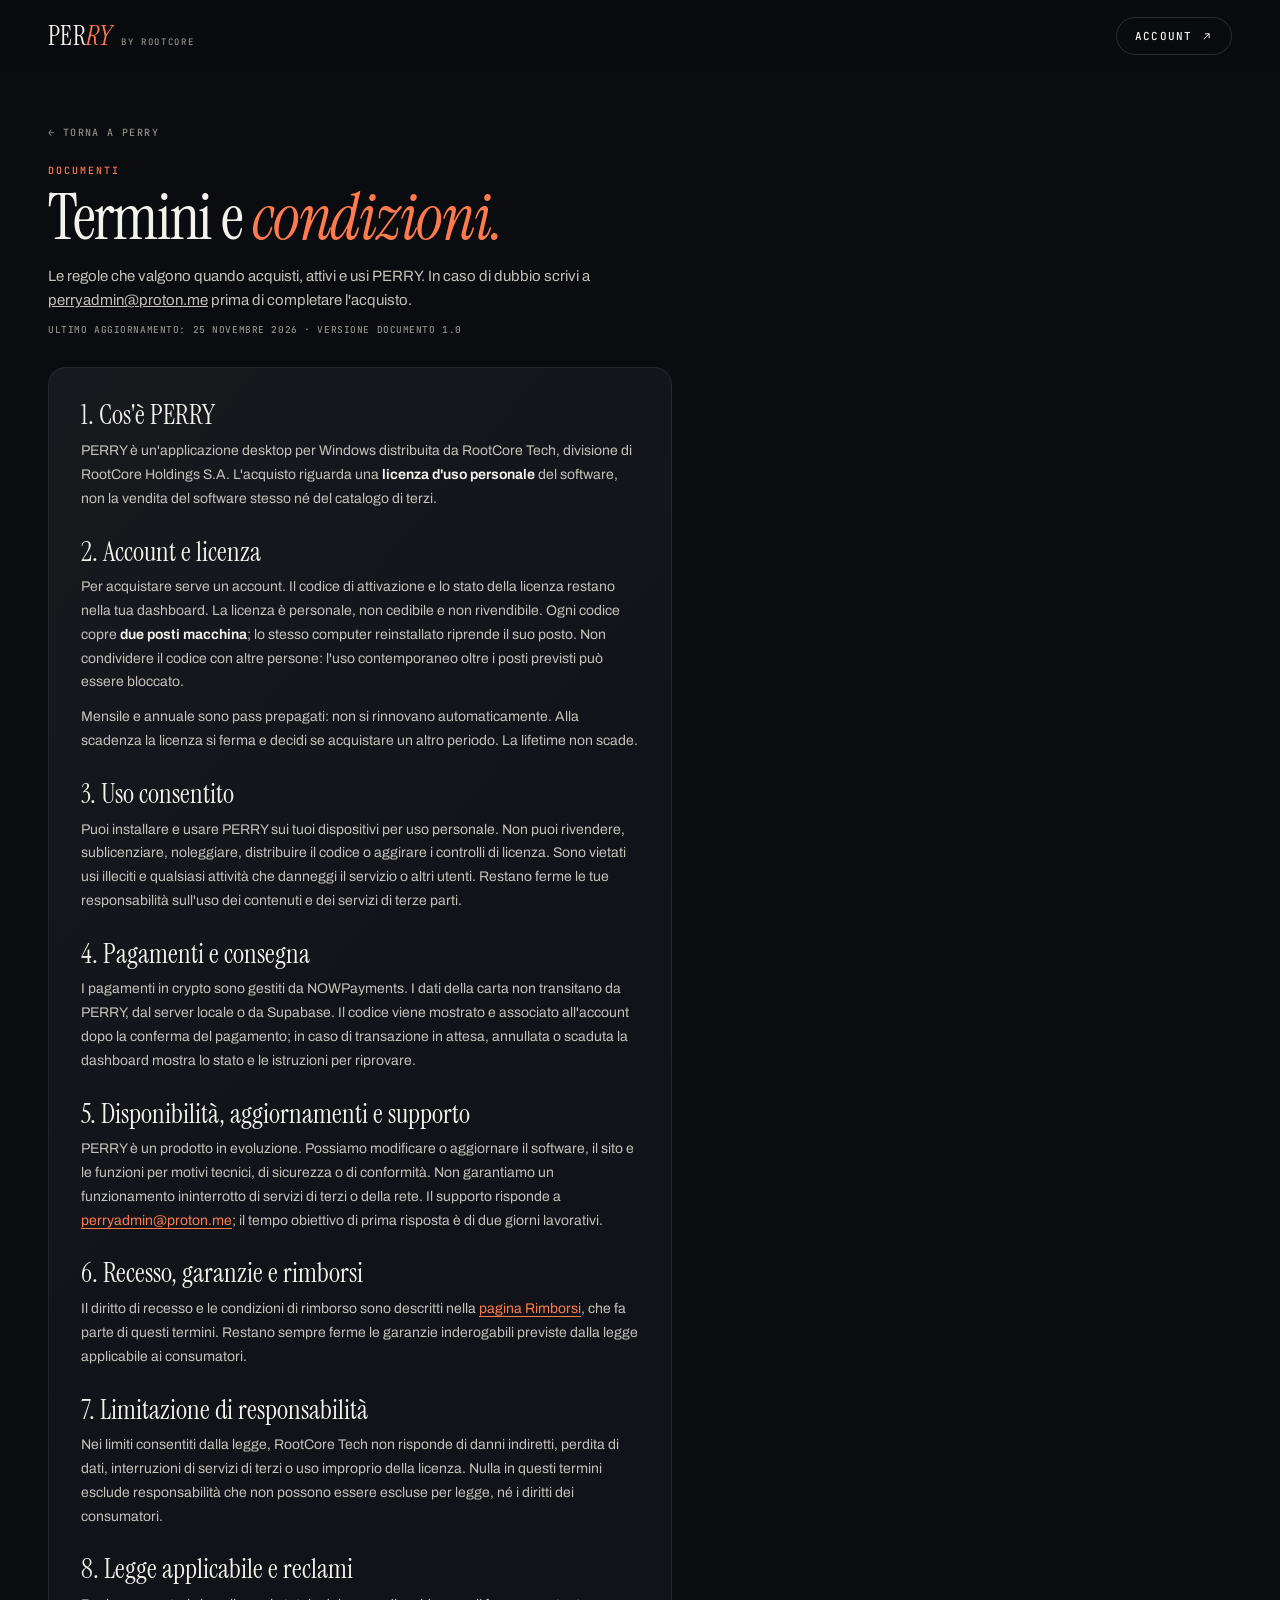
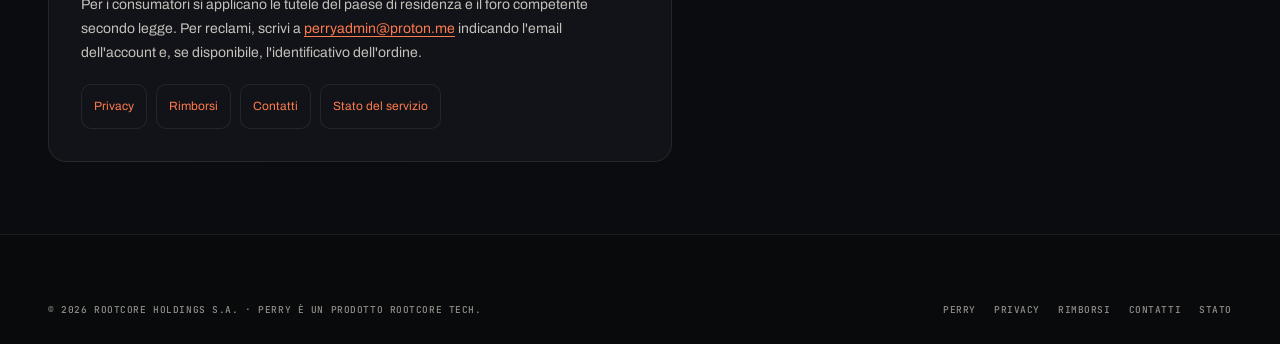
<file: perry/termini/index.html>
<!DOCTYPE html>
<html lang="it">
<head>
<meta charset="UTF-8">
<meta name="viewport" content="width=device-width, initial-scale=1.0">
<meta name="color-scheme" content="dark">
<meta name="theme-color" content="#0B0C0F">
<title>Termini e condizioni — PERRY</title>
<meta name="description" content="Termini e condizioni d'uso di PERRY: licenza personale, due dispositivi, pagamenti, supporto e responsabilità.">
<meta name="robots" content="index, follow">
<link rel="canonical" href="https://www.rootcoregroup.com/perry/termini/">
<link rel="icon" href="/favicon.ico">
<meta property="og:title" content="Termini e condizioni — PERRY">
<meta property="og:description" content="Le regole chiare per usare PERRY: licenza personale, dispositivi, pagamenti e supporto.">
<meta property="og:type" content="website">
<meta property="og:url" content="https://www.rootcoregroup.com/perry/termini/">
<link rel="preconnect" href="https://fonts.googleapis.com">
<link rel="preconnect" href="https://fonts.gstatic.com" crossorigin>
<link href="https://fonts.googleapis.com/css2?family=Archivo:wght@300;400;500;600;700&family=Instrument+Serif:ital@0;1&family=JetBrains+Mono:wght@400;500&display=swap" rel="stylesheet">
<link rel="stylesheet" href="/perry/perry.css">
<link rel="stylesheet" href="/perry/legal.css">
</head>
<body class="legal-page">
<a class="skip" href="#main">Salta al contenuto</a>
<header class="site-header">
    <div class="wrap header-inner">
        <a class="brand" href="/perry/" aria-label="PERRY, un prodotto RootCore">
            <span class="brand-word">PER<em>RY</em></span><span class="brand-by">by RootCore</span>
        </a>
        <a class="header-cta" href="/perry/account/">Account <svg viewBox="0 0 24 24" fill="none" stroke="currentColor" stroke-width="1.8" aria-hidden="true"><path d="M7 17 17 7M9 7h8v8"/></svg></a>
    </div>
</header>
<main class="legal-main wrap" id="main">
    <a class="legal-back" href="/perry/">← Torna a PERRY</a>
    <span class="legal-kicker">Documenti</span>
    <h1 class="legal-title">Termini e <em>condizioni.</em></h1>
    <p class="legal-lede">Le regole che valgono quando acquisti, attivi e usi PERRY. In caso di dubbio scrivi a <a href="mailto:perryadmin@proton.me">perryadmin@proton.me</a> prima di completare l'acquisto.</p>
    <p class="legal-meta">Ultimo aggiornamento: 25 novembre 2026 · Versione documento 1.0</p>
    <article class="legal-card legal-prose">
        <h2>1. Cos'è PERRY</h2>
        <p>PERRY è un'applicazione desktop per Windows distribuita da RootCore Tech, divisione di RootCore Holdings S.A. L'acquisto riguarda una <strong>licenza d'uso personale</strong> del software, non la vendita del software stesso né del catalogo di terzi.</p>
        <h2>2. Account e licenza</h2>
        <p>Per acquistare serve un account. Il codice di attivazione e lo stato della licenza restano nella tua dashboard. La licenza è personale, non cedibile e non rivendibile. Ogni codice copre <strong>due posti macchina</strong>; lo stesso computer reinstallato riprende il suo posto. Non condividere il codice con altre persone: l'uso contemporaneo oltre i posti previsti può essere bloccato.</p>
        <p>Mensile e annuale sono pass prepagati: non si rinnovano automaticamente. Alla scadenza la licenza si ferma e decidi se acquistare un altro periodo. La lifetime non scade.</p>
        <h2>3. Uso consentito</h2>
        <p>Puoi installare e usare PERRY sui tuoi dispositivi per uso personale. Non puoi rivendere, sublicenziare, noleggiare, distribuire il codice o aggirare i controlli di licenza. Sono vietati usi illeciti e qualsiasi attività che danneggi il servizio o altri utenti. Restano ferme le tue responsabilità sull'uso dei contenuti e dei servizi di terze parti.</p>
        <h2>4. Pagamenti e consegna</h2>
        <p>I pagamenti in crypto sono gestiti da NOWPayments. I dati della carta non transitano da PERRY, dal server locale o da Supabase. Il codice viene mostrato e associato all'account dopo la conferma del pagamento; in caso di transazione in attesa, annullata o scaduta la dashboard mostra lo stato e le istruzioni per riprovare.</p>
        <h2>5. Disponibilità, aggiornamenti e supporto</h2>
        <p>PERRY è un prodotto in evoluzione. Possiamo modificare o aggiornare il software, il sito e le funzioni per motivi tecnici, di sicurezza o di conformità. Non garantiamo un funzionamento ininterrotto di servizi di terzi o della rete. Il supporto risponde a <a href="mailto:perryadmin@proton.me">perryadmin@proton.me</a>; il tempo obiettivo di prima risposta è di due giorni lavorativi.</p>
        <h2>6. Recesso, garanzie e rimborsi</h2>
        <p>Il diritto di recesso e le condizioni di rimborso sono descritti nella <a href="/perry/rimborsi/">pagina Rimborsi</a>, che fa parte di questi termini. Restano sempre ferme le garanzie inderogabili previste dalla legge applicabile ai consumatori.</p>
        <h2>7. Limitazione di responsabilità</h2>
        <p>Nei limiti consentiti dalla legge, RootCore Tech non risponde di danni indiretti, perdita di dati, interruzioni di servizi di terzi o uso improprio della licenza. Nulla in questi termini esclude responsabilità che non possono essere escluse per legge, né i diritti dei consumatori.</p>
        <h2>8. Legge applicabile e reclami</h2>
        <p>Per i consumatori si applicano le tutele del paese di residenza e il foro competente secondo legge. Per reclami, scrivi a <a href="mailto:perryadmin@proton.me">perryadmin@proton.me</a> indicando l'email dell'account e, se disponibile, l'identificativo dell'ordine.</p>
        <div class="legal-actions">
            <a class="legal-link" href="/perry/privacy/">Privacy</a>
            <a class="legal-link" href="/perry/rimborsi/">Rimborsi</a>
            <a class="legal-link" href="/perry/contatti/">Contatti</a>
            <a class="legal-link" href="/perry/stato/">Stato del servizio</a>
        </div>
    </article>
</main>
<footer class="site-footer">
    <div class="wrap footer-bottom">
        <span>© 2026 RootCore Holdings S.A. · PERRY è un prodotto RootCore Tech.</span>
        <span class="legal-footer-links"><a href="/perry/">PERRY</a><a href="/perry/privacy/">Privacy</a><a href="/perry/rimborsi/">Rimborsi</a><a href="/perry/contatti/">Contatti</a><a href="/perry/stato/">Stato</a></span>
    </div>
</footer>
</body>
</html>
</file>
<file: perry/perry.css>
/* ============================================================
   PERRY — pagina prodotto RootCore
   Una stanza scura, una sola luce calda. Il sito istituzionale
   resta di carta; qui si entra in sala.
   ============================================================ */

:root {
  --bg: #0B0C0F;
  --bg-1: #111318;
  --bg-2: #181B21;
  --bg-3: #20242C;
  --text: #F4F2ED;
  --text-1: #C4C1BA;
  --text-2: #918E88;
  --accent: #E8472B;
  --accent-2: #FF7A4D;
  --accent-soft: rgba(232, 71, 43, .14);
  --accent-wash: rgba(232, 71, 43, .07);
  --line: rgba(255, 255, 255, .075);
  --line-2: rgba(255, 255, 255, .14);
  --success: #4BC59A;
  --serif: "Instrument Serif", Georgia, "Times New Roman", serif;
  --sans: "Archivo", "Segoe UI", system-ui, -apple-system, sans-serif;
  --mono: "JetBrains Mono", ui-monospace, "SF Mono", Consolas, monospace;
  --max: 1240px;
  --gutter: clamp(20px, 4vw, 48px);
  --ease: cubic-bezier(.22, .8, .24, 1);
  --ease-out: cubic-bezier(.16, 1, .3, 1);
  --radius: 18px;
}

*, *::before, *::after { box-sizing: border-box; }

html { scroll-behavior: smooth; -webkit-text-size-adjust: 100%; }

body {
  margin: 0;
  background: var(--bg);
  color: var(--text);
  font-family: var(--sans);
  font-size: 16px;
  line-height: 1.6;
  overflow-x: hidden;
  -webkit-font-smoothing: antialiased;
}

img { max-width: 100%; display: block; }
a { color: inherit; }
button, input { font: inherit; }
button { cursor: pointer; }

::selection { background: var(--accent); color: #fff; }

:focus-visible {
  outline: 2px solid var(--accent-2);
  outline-offset: 3px;
  border-radius: 4px;
}

.sr-only {
  position: absolute; width: 1px; height: 1px;
  padding: 0; margin: -1px; overflow: hidden;
  clip: rect(0, 0, 0, 0); white-space: nowrap; border: 0;
}

.skip {
  position: fixed; top: 10px; left: 10px; z-index: 1000;
  transform: translateY(-160%);
  background: var(--text); color: var(--bg);
  padding: 10px 16px; border-radius: 999px;
  font: 500 13px/1 var(--sans);
  transition: transform .2s var(--ease);
}
.skip:focus { transform: translateY(0); }

/* ------------------------------------------------------------
   Tipografia
   ------------------------------------------------------------ */

.eyebrow {
  font: 500 11px/1.4 var(--mono);
  letter-spacing: .22em;
  text-transform: uppercase;
  color: var(--accent-2);
}

.display {
  font-family: var(--serif);
  font-weight: 400;
  letter-spacing: -.02em;
  line-height: .98;
  margin: 0;
}

.display em { font-style: italic; color: var(--accent-2); }

.section-title {
  font-family: var(--serif);
  font-weight: 400;
  font-size: clamp(38px, 5vw, 68px);
  line-height: 1.02;
  letter-spacing: -.02em;
  margin: 0 0 18px;
}
.section-title em { font-style: italic; color: var(--accent-2); }

.lede {
  color: var(--text-1);
  font-size: clamp(15px, 1.4vw, 18px);
  max-width: 58ch;
  margin: 0;
}

.mono { font-family: var(--mono); font-variant-numeric: tabular-nums; }

/* ------------------------------------------------------------
   Shell
   ------------------------------------------------------------ */

.wrap {
  width: min(var(--max), 100% - var(--gutter) * 2);
  margin-inline: auto;
}

.site-header {
  position: fixed;
  inset: 0 0 auto;
  z-index: 60;
  background: color-mix(in srgb, var(--bg) 72%, transparent);
  backdrop-filter: blur(18px) saturate(120%);
  -webkit-backdrop-filter: blur(18px) saturate(120%);
  border-bottom: 1px solid transparent;
  transition: border-color .3s ease, background .3s ease;
}
.site-header.is-scrolled {
  border-bottom-color: var(--line);
  background: color-mix(in srgb, var(--bg) 88%, transparent);
}

.header-inner {
  height: 72px;
  display: flex;
  align-items: center;
  justify-content: space-between;
  gap: 24px;
}

.brand {
  display: inline-flex;
  align-items: baseline;
  gap: 10px;
  text-decoration: none;
  line-height: 1;
}
.brand-word {
  font-family: var(--serif);
  font-size: 26px;
  letter-spacing: .01em;
  color: var(--text);
}
.brand-word em { font-style: italic; color: var(--accent-2); }
.brand-by {
  font: 500 9px/1 var(--mono);
  letter-spacing: .18em;
  text-transform: uppercase;
  color: var(--text-2);
}

.nav {
  display: flex;
  align-items: center;
  gap: 26px;
  font: 500 11px/1 var(--mono);
  letter-spacing: .12em;
  text-transform: uppercase;
  color: var(--text-1);
}
.nav a { text-decoration: none; transition: color .2s ease; }
.nav a:hover { color: var(--text); }

.header-cta {
  display: inline-flex;
  align-items: center;
  gap: 8px;
  min-height: 38px;
  padding: 0 18px;
  border: 1px solid var(--line-2);
  border-radius: 999px;
  color: var(--text);
  text-decoration: none;
  font: 500 11px/1 var(--mono);
  letter-spacing: .1em;
  text-transform: uppercase;
  transition: background .25s ease, border-color .25s ease, color .25s ease;
}
.header-cta:hover {
  background: var(--text);
  border-color: var(--text);
  color: var(--bg);
}
.header-cta svg { width: 13px; height: 13px; }

.mobile-nav { display: none; position: relative; }
.mobile-nav summary {
  list-style: none;
  min-height: 38px;
  display: inline-flex;
  align-items: center;
  padding: 0 13px;
  border: 1px solid var(--line-2);
  border-radius: 999px;
  color: var(--text-1);
  font: 600 10px/1 var(--mono);
  letter-spacing: .12em;
  text-transform: uppercase;
  cursor: pointer;
}
.mobile-nav summary::-webkit-details-marker { display: none; }
.mobile-nav summary::after { content: "+"; margin-left: 7px; color: var(--accent-2); }
.mobile-nav[open] summary::after { content: "×"; }
.mobile-nav nav {
  position: absolute;
  right: 0;
  top: calc(100% + 10px);
  z-index: 70;
  width: min(240px, calc(100vw - 32px));
  display: grid;
  padding: 8px;
  border: 1px solid var(--line-2);
  border-radius: 14px;
  background: var(--bg-1);
  box-shadow: 0 18px 44px -24px rgba(0,0,0,.9);
}
.mobile-nav nav a {
  padding: 10px 11px;
  border-radius: 8px;
  color: var(--text-1);
  text-decoration: none;
  font: 500 12px/1.2 var(--sans);
}
.mobile-nav nav a:hover { background: var(--bg-2); color: var(--text); }
@media (max-width: 860px) {
  .nav { display: none; }
  .mobile-nav { display: block; }
  .header-inner { gap: 10px; }
  .brand-by { display: none; }
}

/* ------------------------------------------------------------
   Bottoni
   ------------------------------------------------------------ */

.btn {
  display: inline-flex;
  align-items: center;
  justify-content: center;
  gap: 10px;
  min-height: 48px;
  padding: 0 24px;
  border-radius: 999px;
  border: 1px solid transparent;
  text-decoration: none;
  font: 600 13.5px/1 var(--sans);
  letter-spacing: .01em;
  transition: transform .25s var(--ease), background .25s ease, border-color .25s ease, color .25s ease, box-shadow .25s ease;
}
.btn:active { transform: translateY(1px) scale(.995); }

.btn-primary {
  background: var(--accent);
  color: #fff;
  box-shadow: 0 12px 32px -14px rgba(232, 71, 43, .8);
}
.btn-primary:hover {
  background: var(--accent-2);
  box-shadow: 0 16px 40px -14px rgba(232, 71, 43, .9);
  transform: translateY(-2px);
}

.btn-ghost {
  border-color: var(--line-2);
  color: var(--text);
  background: transparent;
}
.btn-ghost:hover {
  background: rgba(255, 255, 255, .05);
  border-color: var(--text-2);
  transform: translateY(-2px);
}

.btn-quiet {
  min-height: 40px;
  padding: 0 18px;
  border-color: var(--line);
  color: var(--text-1);
  background: transparent;
}
.btn-quiet:hover { color: var(--text); border-color: var(--line-2); }

.btn[aria-disabled="true"], .btn:disabled {
  opacity: .55;
  cursor: not-allowed;
  transform: none;
  box-shadow: none;
}

.btn svg { width: 15px; height: 15px; }

/* ------------------------------------------------------------
   Sfondo cinematografico
   ------------------------------------------------------------ */

.grain {
  position: fixed;
  inset: -50%;
  z-index: 1;
  pointer-events: none;
  opacity: .035;
  background-image: url("data:image/svg+xml,%3Csvg xmlns='http://www.w3.org/2000/svg' width='160' height='160'%3E%3Cfilter id='n'%3E%3CfeTurbulence type='fractalNoise' baseFrequency='.85' numOctaves='3' stitchTiles='stitch'/%3E%3C/filter%3E%3Crect width='100%25' height='100%25' filter='url(%23n)'/%3E%3C/svg%3E");
  animation: grain-shift 1.2s steps(2) infinite;
}
@keyframes grain-shift {
  0% { transform: translate(0, 0); }
  25% { transform: translate(-2%, 1%); }
  50% { transform: translate(1%, -2%); }
  75% { transform: translate(2%, 2%); }
  100% { transform: translate(0, 0); }
}

.hero {
  position: relative;
  min-height: 100vh;
  min-height: 100svh;
  padding-top: 72px;
  display: flex;
  align-items: center;
  overflow: hidden;
}

.hero-bg {
  position: absolute;
  inset: 0;
  z-index: 0;
  background:
    radial-gradient(60% 55% at 72% 38%, rgba(232, 71, 43, .20), transparent 60%),
    radial-gradient(38% 45% at 18% 18%, rgba(255, 122, 77, .08), transparent 65%),
    radial-gradient(70% 60% at 50% 110%, rgba(232, 71, 43, .06), transparent 60%),
    linear-gradient(180deg, var(--bg) 0%, #0A0B0E 60%, var(--bg) 100%);
}

.hero-bg::after {
  content: "";
  position: absolute;
  inset: 0;
  background-image:
    linear-gradient(rgba(255, 255, 255, .028) 1px, transparent 1px),
    linear-gradient(90deg, rgba(255, 255, 255, .028) 1px, transparent 1px);
  background-size: 96px 96px;
  mask-image: radial-gradient(75% 65% at 50% 45%, #000 20%, transparent 78%);
  -webkit-mask-image: radial-gradient(75% 65% at 50% 45%, #000 20%, transparent 78%);
}

.spotlight {
  position: absolute;
  inset: 0;
  z-index: 0;
  background: radial-gradient(420px circle at var(--mx, 70%) var(--my, 35%), rgba(255, 122, 77, .10), transparent 62%);
  transition: background-position .3s ease;
}

.hero-inner {
  position: relative;
  z-index: 2;
  display: grid;
  grid-template-columns: minmax(0, 1.02fr) minmax(0, .98fr);
  align-items: center;
  gap: clamp(28px, 5vw, 72px);
  padding-block: clamp(48px, 8vh, 96px);
}

.hero-copy .eyebrow { margin-bottom: 22px; display: inline-block; }

.hero-title {
  font-family: var(--serif);
  font-weight: 400;
  font-size: clamp(56px, 7.4vw, 104px);
  line-height: .92;
  letter-spacing: -.025em;
  margin: 0 0 24px;
}
.hero-title .line { display: block; overflow: hidden; }
.hero-title .line > span {
  display: inline-block;
  transform: translateY(110%);
  animation: line-up .9s var(--ease-out) forwards;
}
.hero-title .line:nth-child(2) > span { animation-delay: .12s; }
.hero-title .line:nth-child(3) > span { animation-delay: .24s; }
.hero-title em { font-style: italic; color: var(--accent-2); }

@keyframes line-up {
  to { transform: translateY(0); }
}

.hero-sub {
  color: var(--text-1);
  font-size: clamp(15px, 1.35vw, 17.5px);
  max-width: 46ch;
  margin: 0 0 32px;
}

.hero-actions {
  display: flex;
  flex-wrap: wrap;
  gap: 12px;
  margin-bottom: 34px;
}

.hero-meta {
  display: flex;
  flex-wrap: wrap;
  gap: 10px 22px;
  font: 500 10.5px/1.4 var(--mono);
  letter-spacing: .08em;
  text-transform: uppercase;
  color: var(--text-2);
}
.hero-meta span { display: inline-flex; align-items: center; gap: 7px; }
.hero-meta i {
  width: 5px; height: 5px; border-radius: 50%;
  background: var(--success);
  box-shadow: 0 0 10px rgba(75, 197, 154, .7);
}

/* ------------------------------------------------------------
   Scena: player + card
   ------------------------------------------------------------ */

.scene {
  position: relative;
  perspective: 1400px;
}

.player {
  position: relative;
  z-index: 1;
  border: 1px solid var(--line-2);
  border-radius: 22px;
  background: linear-gradient(180deg, #15171D, #0E1014);
  box-shadow:
    0 60px 120px -50px rgba(0, 0, 0, .95),
    0 0 0 1px rgba(255, 255, 255, .02) inset;
  overflow: hidden;
  transform: rotateX(var(--rx, 2deg)) rotateY(var(--ry, -5deg)) translateZ(0);
  transition: transform .4s var(--ease);
}

.player-top {
  display: flex;
  align-items: center;
  gap: 9px;
  padding: 14px 18px;
  border-bottom: 1px solid var(--line);
  font: 500 9.5px/1 var(--mono);
  letter-spacing: .14em;
  text-transform: uppercase;
  color: var(--text-2);
}
.player-top .live {
  width: 6px; height: 6px; border-radius: 50%;
  background: var(--accent);
  box-shadow: 0 0 12px rgba(232, 71, 43, .9);
  animation: pulse 2.4s ease-in-out infinite;
}
.player-top .spacer { flex: 1; }
.player-top .hd {
  color: var(--text-1);
  border: 1px solid var(--line-2);
  border-radius: 4px;
  padding: 3px 6px;
}

@keyframes pulse {
  0%, 100% { opacity: 1; transform: scale(1); }
  50% { opacity: .45; transform: scale(.82); }
}

.player-screen {
  position: relative;
  aspect-ratio: 16 / 9;
  overflow: hidden;
  background:
    radial-gradient(70% 80% at 68% 22%, rgba(255, 138, 92, .34), transparent 58%),
    radial-gradient(55% 65% at 24% 74%, rgba(50, 74, 120, .42), transparent 62%),
    linear-gradient(140deg, #1A1512 0%, #101014 48%, #0A0C11 100%);
}
.player-screen::before {
  content: "";
  position: absolute;
  inset: -20%;
  background:
    radial-gradient(38% 50% at 58% 42%, rgba(255, 176, 120, .30), transparent 62%),
    radial-gradient(30% 40% at 42% 58%, rgba(232, 71, 43, .18), transparent 65%);
  filter: blur(20px);
  animation: screen-drift 16s ease-in-out infinite alternate;
}
@keyframes screen-drift {
  from { transform: translate3d(-3%, -2%, 0) scale(1.02); }
  to { transform: translate3d(4%, 3%, 0) scale(1.1); }
}

.screen-vignette {
  position: absolute;
  inset: 0;
  background:
    linear-gradient(180deg, rgba(0,0,0,.18), transparent 30%, transparent 62%, rgba(0,0,0,.72)),
    radial-gradient(90% 80% at 50% 50%, transparent 55%, rgba(0,0,0,.55));
}

.screen-copy {
  position: absolute;
  left: 22px;
  bottom: 74px;
  z-index: 2;
}
.screen-copy .kicker {
  font: 500 8.5px/1 var(--mono);
  letter-spacing: .18em;
  text-transform: uppercase;
  color: rgba(244, 242, 237, .62);
  margin-bottom: 7px;
}
.screen-copy .title {
  font-family: var(--serif);
  font-size: clamp(22px, 2.5vw, 34px);
  line-height: 1.02;
  color: var(--text);
  text-shadow: 0 2px 24px rgba(0,0,0,.5);
}

.sync-pill {
  position: absolute;
  top: 16px;
  right: 16px;
  z-index: 2;
  display: inline-flex;
  align-items: center;
  gap: 7px;
  padding: 7px 11px;
  border-radius: 999px;
  background: rgba(11, 12, 15, .62);
  border: 1px solid rgba(255, 255, 255, .14);
  backdrop-filter: blur(8px);
  font: 500 9px/1 var(--mono);
  letter-spacing: .08em;
  color: var(--text-1);
}
.sync-pill i {
  width: 5px; height: 5px; border-radius: 50%;
  background: var(--success);
  box-shadow: 0 0 9px rgba(75, 197, 154, .9);
}

.screen-controls {
  position: absolute;
  left: 22px;
  right: 22px;
  bottom: 16px;
  z-index: 2;
  display: flex;
  align-items: center;
  gap: 12px;
}
.screen-bar {
  position: relative;
  flex: 1;
  height: 3px;
  border-radius: 999px;
  background: rgba(255, 255, 255, .16);
  overflow: hidden;
}
.screen-bar span {
  position: absolute;
  inset: 0 auto 0 0;
  width: 42%;
  border-radius: inherit;
  background: var(--accent);
}
.screen-bar span::after {
  content: "";
  position: absolute;
  top: -4px; right: 0;
  width: 11px; height: 11px;
  border-radius: 50%;
  background: #fff;
  box-shadow: 0 0 12px rgba(255,255,255,.5);
}
.screen-time {
  font: 500 9px/1 var(--mono);
  color: rgba(244, 242, 237, .68);
  font-variant-numeric: tabular-nums;
}

.player-bottom {
  display: flex;
  align-items: center;
  gap: 14px;
  padding: 13px 18px;
  border-top: 1px solid var(--line);
  background: rgba(17, 19, 24, .72);
}

.people { display: flex; align-items: center; }
.av {
  width: 26px; height: 26px;
  border-radius: 50%;
  border: 2px solid #111318;
  margin-left: -7px;
  display: grid;
  place-items: center;
  font: 600 9px/1 var(--sans);
  color: #fff;
}
.av:first-child { margin-left: 0; }
.av-a { background: linear-gradient(140deg, #C2543B, #7C2B1E); }
.av-b { background: linear-gradient(140deg, #4C6B8A, #23384D); }
.av-c { background: linear-gradient(140deg, #7C6A45, #453A22); }
.av-d { background: linear-gradient(140deg, #5D5478, #312A45); }

.voice-bars {
  display: flex;
  align-items: center;
  gap: 3px;
  height: 18px;
  margin-left: auto;
}
.voice-bars span {
  width: 3px;
  border-radius: 2px;
  background: var(--accent-2);
  animation: voice 1.1s ease-in-out infinite;
  opacity: .8;
}
.voice-bars span:nth-child(1) { height: 6px; animation-delay: 0s; }
.voice-bars span:nth-child(2) { height: 13px; animation-delay: .12s; }
.voice-bars span:nth-child(3) { height: 9px; animation-delay: .24s; }
.voice-bars span:nth-child(4) { height: 16px; animation-delay: .36s; }
.voice-bars span:nth-child(5) { height: 7px; animation-delay: .48s; }
@keyframes voice {
  0%, 100% { transform: scaleY(.55); }
  50% { transform: scaleY(1); }
}

.player-bottom .label {
  font: 500 9.5px/1 var(--mono);
  letter-spacing: .08em;
  text-transform: uppercase;
  color: var(--text-2);
}

.float-card {
  position: absolute;
  z-index: 5;
  border: 1px solid var(--line-2);
  background: rgba(17, 19, 24, .84);
  backdrop-filter: blur(16px);
  border-radius: 14px;
  box-shadow: 0 30px 60px -30px rgba(0,0,0,.9);
}

.invite-card {
  left: -18px;
  bottom: -58px;
  width: min(250px, 70%);
  padding: 14px 16px;
  animation: float-a 7s ease-in-out infinite;
}
.invite-card .top {
  display: flex;
  align-items: center;
  gap: 8px;
  font: 500 9px/1 var(--mono);
  letter-spacing: .12em;
  text-transform: uppercase;
  color: var(--text-2);
  margin-bottom: 9px;
}
.invite-card .top i {
  width: 5px; height: 5px; border-radius: 50%;
  background: var(--accent);
}
.invite-card .who {
  font-family: var(--serif);
  font-size: 19px;
  line-height: 1.15;
  margin-bottom: 3px;
}
.invite-card .where { font-size: 11.5px; color: var(--text-1); }
.invite-card .actions { display: flex; gap: 6px; margin-top: 11px; }
.invite-card .actions span {
  flex: 1;
  text-align: center;
  border-radius: 999px;
  padding: 7px 8px;
  font: 600 9.5px/1 var(--sans);
}
.invite-card .actions .yes { background: var(--accent); color: #fff; }
.invite-card .actions .no { border: 1px solid var(--line-2); color: var(--text-1); }

@keyframes float-a {
  0%, 100% { transform: translateY(0) rotate(-1.2deg); }
  50% { transform: translateY(-10px) rotate(-.4deg); }
}

.hd-card {
  right: -14px;
  top: auto;
  bottom: 94px;
  padding: 12px 14px;
  display: flex;
  align-items: center;
  gap: 10px;
  animation: float-b 8s ease-in-out infinite;
}
.hd-card .num {
  font-family: var(--serif);
  font-size: 26px;
  line-height: 1;
  color: var(--accent-2);
}
.hd-card .sub {
  font: 500 8.5px/1.35 var(--mono);
  letter-spacing: .1em;
  text-transform: uppercase;
  color: var(--text-2);
}
@keyframes float-b {
  0%, 100% { transform: translateY(0) rotate(1deg); }
  50% { transform: translateY(-8px) rotate(.3deg); }
}

@media (max-width: 980px) {
  .hero-inner { grid-template-columns: 1fr; }
  .scene { max-width: 620px; margin-inline: auto; width: 100%; }
  .hero { min-height: auto; padding-bottom: 90px; }
  .invite-card { left: -6px; bottom: -34px; }
  .hd-card { right: -4px; bottom: 78px; }
}

/* ------------------------------------------------------------
   Ticker
   ------------------------------------------------------------ */

.ticker {
  position: relative;
  z-index: 2;
  border-top: 1px solid var(--line);
  border-bottom: 1px solid var(--line);
  background: #090A0C;
  overflow: hidden;
  padding: 13px 0;
}
.ticker-track {
  display: flex;
  width: max-content;
  gap: 44px;
  animation: ticker 34s linear infinite;
  font: 500 10.5px/1 var(--mono);
  letter-spacing: .2em;
  text-transform: uppercase;
  color: var(--text-2);
  white-space: nowrap;
}
.ticker-track span { display: inline-flex; align-items: center; gap: 12px; }
.ticker-track i { color: var(--accent); font-style: normal; }
@keyframes ticker {
  from { transform: translateX(0); }
  to { transform: translateX(-50%); }
}

/* ------------------------------------------------------------
   Sezioni
   ------------------------------------------------------------ */

.section { position: relative; padding: clamp(80px, 11vw, 150px) 0; }
.section + .section { border-top: 1px solid var(--line); }

.section-head { max-width: 760px; margin-bottom: clamp(38px, 6vw, 68px); }
.section-head .lede { margin-top: 16px; }

.reveal {
  opacity: 0;
  transform: translateY(26px);
  transition: opacity .85s var(--ease-out), transform .85s var(--ease-out);
}
.reveal.is-visible { opacity: 1; transform: translateY(0); }
.reveal[data-delay="1"] { transition-delay: .08s; }
.reveal[data-delay="2"] { transition-delay: .16s; }
.reveal[data-delay="3"] { transition-delay: .24s; }

/* Funzioni */
.features {
  display: grid;
  grid-template-columns: repeat(3, minmax(0, 1fr));
  gap: 14px;
}
.feature {
  position: relative;
  border: 1px solid var(--line);
  border-radius: var(--radius);
  background: linear-gradient(180deg, rgba(255,255,255,.028), rgba(255,255,255,.008));
  padding: 26px 24px 24px;
  overflow: hidden;
  transition: border-color .3s ease, transform .3s var(--ease), background .3s ease;
}
.feature:hover {
  border-color: var(--line-2);
  transform: translateY(-4px);
  background: linear-gradient(180deg, rgba(255,255,255,.045), rgba(255,255,255,.012));
}
.feature::after {
  content: "";
  position: absolute;
  width: 180px; height: 180px;
  right: -70px; top: -70px;
  border-radius: 50%;
  background: radial-gradient(circle, rgba(232,71,43,.16), transparent 66%);
  opacity: 0;
  transition: opacity .4s ease;
}
.feature:hover::after { opacity: 1; }

.feature .idx {
  font: 500 9.5px/1 var(--mono);
  letter-spacing: .16em;
  color: var(--accent-2);
  margin-bottom: 32px;
}
.feature h3 {
  font-family: var(--serif);
  font-weight: 400;
  font-size: 27px;
  line-height: 1.05;
  margin: 0 0 9px;
}
.feature p {
  margin: 0;
  color: var(--text-1);
  font-size: 13.5px;
  line-height: 1.6;
}

.feature-visual {
  height: 76px;
  margin-bottom: 22px;
  display: flex;
  align-items: flex-end;
  gap: 5px;
}
.feature-visual .bar {
  flex: 1;
  border-radius: 4px 4px 0 0;
  background: linear-gradient(180deg, rgba(232,71,43,.85), rgba(232,71,43,.18));
  transform-origin: bottom;
  animation: eq 3.4s ease-in-out infinite;
}
.feature-visual .bar:nth-child(2) { animation-delay: .2s; }
.feature-visual .bar:nth-child(3) { animation-delay: .4s; }
.feature-visual .bar:nth-child(4) { animation-delay: .6s; }
@keyframes eq {
  0%, 100% { transform: scaleY(.35); opacity: .5; }
  50% { transform: scaleY(1); opacity: 1; }
}

.mini-tiles { display: grid; grid-template-columns: repeat(3, 1fr); gap: 5px; width: 100%; }
.mini-tile {
  aspect-ratio: 16 / 10;
  border-radius: 6px;
  background: linear-gradient(145deg, #232833, #14171D);
  border: 1px solid var(--line);
  position: relative;
  overflow: hidden;
}
.mini-tile::before {
  content: "";
  position: absolute;
  inset: 0;
  background: radial-gradient(60% 70% at 40% 30%, rgba(232,71,43,.22), transparent 65%);
}
.mini-tile:nth-child(2)::before { background: radial-gradient(60% 70% at 60% 40%, rgba(76,107,138,.3), transparent 65%); }
.mini-tile:nth-child(3)::before { background: radial-gradient(60% 70% at 50% 30%, rgba(124,106,69,.3), transparent 65%); }

.res-ladder { display: flex; align-items: flex-end; gap: 6px; width: 100%; }
.res-ladder b {
  flex: 1;
  border-radius: 4px;
  background: rgba(255,255,255,.08);
  border: 1px solid var(--line);
  display: flex;
  align-items: flex-end;
  justify-content: center;
  padding-bottom: 5px;
  font: 500 8px/1 var(--mono);
  color: var(--text-2);
}
.res-ladder b:nth-child(1) { height: 34px; }
.res-ladder b:nth-child(2) { height: 48px; }
.res-ladder b:nth-child(3) { height: 62px; background: rgba(232,71,43,.16); border-color: rgba(232,71,43,.4); color: var(--accent-2); }
.res-ladder b:nth-child(4) { height: 74px; }

.code-line {
  width: 100%;
  border: 1px solid var(--line);
  border-radius: 8px;
  background: #0D0F13;
  padding: 12px;
  font: 500 10px/1.5 var(--mono);
  color: var(--text-2);
  overflow: hidden;
}
.code-line b { color: var(--accent-2); font-weight: 500; }

@media (max-width: 980px) {
  .features { grid-template-columns: repeat(2, minmax(0, 1fr)); }
}
@media (max-width: 620px) {
  .features { grid-template-columns: 1fr; }
}

/* ------------------------------------------------------------
   Split (sync, HD)
   ------------------------------------------------------------ */

.split {
  display: grid;
  grid-template-columns: minmax(0, .95fr) minmax(0, 1.05fr);
  gap: clamp(30px, 6vw, 90px);
  align-items: center;
}
.split.flip > .split-copy { order: 2; }
.split.flip > .split-visual { order: 1; }

.split-copy h2 { margin-bottom: 18px; }
.split-copy p { color: var(--text-1); margin: 0 0 16px; }
.split-copy p:last-child { margin-bottom: 0; }

.points { list-style: none; margin: 26px 0 0; padding: 0; display: grid; gap: 12px; }
.points li {
  display: flex;
  gap: 12px;
  align-items: flex-start;
  font-size: 14px;
  color: var(--text-1);
}
.points li i {
  flex: none;
  width: 18px; height: 18px;
  margin-top: 2px;
  border-radius: 50%;
  border: 1px solid rgba(232,71,43,.45);
  background: var(--accent-wash);
  display: grid;
  place-items: center;
  color: var(--accent-2);
  font: 500 9px/1 var(--mono);
}

.sync-board {
  border: 1px solid var(--line);
  border-radius: var(--radius);
  background: linear-gradient(180deg, #121419, #0D0F13);
  padding: 22px;
  box-shadow: 0 40px 80px -50px rgba(0,0,0,.9);
}
.sync-row {
  display: grid;
  grid-template-columns: 58px 1fr 44px;
  align-items: center;
  gap: 12px;
  padding: 12px 0;
  border-bottom: 1px solid var(--line);
}
.sync-row:last-child { border-bottom: 0; }
.sync-row .name {
  font: 500 9.5px/1 var(--mono);
  letter-spacing: .08em;
  text-transform: uppercase;
  color: var(--text-2);
}
.sync-row .track {
  position: relative;
  height: 5px;
  border-radius: 999px;
  background: rgba(255,255,255,.07);
  overflow: hidden;
}
.sync-row .track span {
  position: absolute;
  inset: 0 auto 0 0;
  border-radius: inherit;
  background: var(--text-2);
  width: var(--w);
}
.sync-row.host .track span { background: var(--accent); }
.sync-row .delta {
  font: 500 9px/1 var(--mono);
  color: var(--text-2);
  text-align: right;
}
.sync-row.host .delta { color: var(--accent-2); }

.sync-note {
  display: flex;
  align-items: center;
  justify-content: space-between;
  gap: 12px;
  padding-top: 18px;
  margin-top: 6px;
  border-top: 1px solid var(--line);
  font: 500 9px/1 var(--mono);
  letter-spacing: .1em;
  text-transform: uppercase;
  color: var(--text-2);
}
.sync-note b { color: var(--success); font-weight: 500; }

.hd-board {
  position: relative;
  border: 1px solid var(--line);
  border-radius: var(--radius);
  overflow: hidden;
  background:
    radial-gradient(80% 80% at 70% 10%, rgba(232,71,43,.16), transparent 60%),
    linear-gradient(160deg, #14161C, #0B0D10);
  aspect-ratio: 4 / 3;
  display: flex;
  flex-direction: column;
  justify-content: flex-end;
  padding: 24px;
}
.hd-board .frame {
  position: absolute;
  inset: 16px;
  border: 1px solid rgba(255,255,255,.08);
  border-radius: 12px;
  background:
    linear-gradient(120deg, rgba(255,255,255,.03), transparent 45%),
    radial-gradient(50% 60% at 50% 40%, rgba(255,150,100,.14), transparent 70%);
  overflow: hidden;
}
.hd-board .frame::after {
  content: "";
  position: absolute;
  inset: 0;
  background: linear-gradient(180deg, transparent 55%, rgba(0,0,0,.55));
}
.hd-badge {
  position: relative;
  z-index: 2;
  display: inline-flex;
  align-items: center;
  gap: 9px;
  align-self: flex-start;
  padding: 10px 13px;
  border-radius: 10px;
  border: 1px solid rgba(255,255,255,.14);
  background: rgba(11,12,15,.72);
  backdrop-filter: blur(10px);
  font: 500 9.5px/1 var(--mono);
  letter-spacing: .1em;
  text-transform: uppercase;
  color: var(--text-1);
}
.hd-badge b { color: var(--success); font-weight: 500; }
.hd-stamp {
  position: absolute;
  top: 30px; right: 30px;
  z-index: 2;
  font: 500 8.5px/1.4 var(--mono);
  letter-spacing: .12em;
  text-transform: uppercase;
  color: var(--text-2);
  text-align: right;
}

@media (max-width: 900px) {
  .split { grid-template-columns: 1fr; }
  .split.flip > .split-copy,
  .split.flip > .split-visual { order: initial; }
}

/* ------------------------------------------------------------
   Piani
   ------------------------------------------------------------ */

.pricing-grid {
  display: grid;
  grid-template-columns: repeat(2, minmax(0, 1fr));
  gap: 14px;
  align-items: stretch;
}

.plan {
  position: relative;
  display: flex;
  flex-direction: column;
  border: 1px solid var(--line);
  border-radius: var(--radius);
  background: linear-gradient(180deg, rgba(255,255,255,.025), rgba(255,255,255,.006));
  padding: 28px 26px;
  transition: border-color .3s ease, transform .3s var(--ease);
}
.plan:hover { border-color: var(--line-2); transform: translateY(-3px); }

.plan.featured {
  border-color: rgba(232,71,43,.45);
  background:
    radial-gradient(90% 60% at 50% 0%, rgba(232,71,43,.13), transparent 65%),
    linear-gradient(180deg, rgba(255,255,255,.03), rgba(255,255,255,.008));
  box-shadow: 0 30px 70px -40px rgba(232,71,43,.45);
}
.plan.featured::before {
  content: "Consigliato";
  position: absolute;
  top: -10px; left: 26px;
  background: var(--accent);
  color: #fff;
  border-radius: 999px;
  padding: 5px 10px;
  font: 600 8.5px/1 var(--mono);
  letter-spacing: .12em;
  text-transform: uppercase;
}

.plan-name {
  font: 500 10px/1 var(--mono);
  letter-spacing: .16em;
  text-transform: uppercase;
  color: var(--text-2);
  margin-bottom: 18px;
}
.plan-price {
  display: flex;
  align-items: baseline;
  gap: 7px;
  margin-bottom: 6px;
}
.plan-price .amount {
  font-family: var(--serif);
  font-size: 52px;
  line-height: .9;
  letter-spacing: -.02em;
}
.plan-price .per { font-size: 12px; color: var(--text-2); }
.plan-desc { font-size: 13px; color: var(--text-1); min-height: 42px; margin: 0 0 20px; }
.plan-list { list-style: none; margin: 0 0 26px; padding: 0; display: grid; gap: 10px; }
.plan-list li {
  display: flex;
  gap: 9px;
  font-size: 13px;
  color: var(--text-1);
}
.plan-list li::before {
  content: "";
  flex: none;
  width: 5px; height: 5px;
  margin-top: 8px;
  border-radius: 50%;
  background: var(--accent);
}
.plan .btn { margin-top: auto; width: 100%; }

.pricing-note {
  margin-top: 18px;
  display: flex;
  flex-wrap: wrap;
  align-items: center;
  justify-content: space-between;
  gap: 12px;
  font-size: 12px;
  color: var(--text-2);
}
.pricing-note b { color: var(--accent-2); font-weight: 500; }

@media (max-width: 900px) {
  .pricing-grid { grid-template-columns: 1fr; max-width: 520px; }
}

/* ------------------------------------------------------------
   Download
   ------------------------------------------------------------ */

.download-card {
  position: relative;
  overflow: hidden;
  border: 1px solid var(--line-2);
  border-radius: 24px;
  background:
    radial-gradient(60% 70% at 82% 20%, rgba(232,71,43,.18), transparent 62%),
    linear-gradient(160deg, #15171D, #0B0D10);
  padding: clamp(28px, 5vw, 56px);
  display: grid;
  grid-template-columns: minmax(0, 1fr) auto;
  gap: 30px;
  align-items: center;
}
.download-card h2 { margin-bottom: 12px; }
.download-card p { color: var(--text-1); max-width: 52ch; margin: 0 0 20px; }
.download-meta {
  display: flex;
  flex-wrap: wrap;
  gap: 10px 20px;
  font: 500 9.5px/1.4 var(--mono);
  letter-spacing: .08em;
  text-transform: uppercase;
  color: var(--text-2);
}
.download-actions { display: flex; flex-direction: column; gap: 10px; min-width: 230px; }
.download-actions .hint {
  font-size: 11px;
  color: var(--text-2);
  text-align: center;
}

.download-mobile {
  display: grid;
  grid-template-columns: repeat(2, minmax(0, 1fr));
  gap: 14px;
  margin-top: 14px;
}
.mobile-card {
  border: 1px solid var(--line);
  border-radius: 20px;
  background: linear-gradient(160deg, #13151B, #0B0D10);
  padding: clamp(22px, 3.4vw, 34px);
  display: flex;
  flex-direction: column;
  gap: 10px;
}
.mobile-card .eyebrow { display: block; color: var(--text-2); }
.mobile-card h3 {
  font-family: var(--serif);
  font-weight: 400;
  font-size: clamp(22px, 2.6vw, 30px);
  line-height: 1.12;
  letter-spacing: -.01em;
  margin: 0;
}
.mobile-card h3 em { font-style: italic; color: var(--accent-2); }
.mobile-card p { color: var(--text-1); margin: 0; max-width: 42ch; }
.mobile-card .download-actions {
  margin-top: auto;
  padding-top: 12px;
  min-width: 0;
}

@media (max-width: 780px) {
  .download-card { grid-template-columns: 1fr; }
  .download-actions { min-width: 0; }
  .download-mobile { grid-template-columns: 1fr; }
}

/* ------------------------------------------------------------
   FAQ
   ------------------------------------------------------------ */

.faq { border-top: 1px solid var(--line); }
.faq details {
  border-bottom: 1px solid var(--line);
  padding: 20px 0;
}
.faq summary {
  list-style: none;
  cursor: pointer;
  display: flex;
  align-items: center;
  justify-content: space-between;
  gap: 18px;
  font-family: var(--serif);
  font-size: clamp(19px, 2.2vw, 25px);
  line-height: 1.2;
}
.faq summary::-webkit-details-marker { display: none; }
.faq summary::after {
  content: "+";
  font-family: var(--sans);
  font-size: 22px;
  color: var(--accent-2);
  transition: transform .3s var(--ease);
}
.faq details[open] summary::after { transform: rotate(45deg); }
.faq details p {
  margin: 14px 0 0;
  color: var(--text-1);
  max-width: 72ch;
  font-size: 14px;
}

/* ------------------------------------------------------------
   CTA finale
   ------------------------------------------------------------ */

.final-cta {
  padding: clamp(90px, 13vw, 170px) 0;
  text-align: center;
  position: relative;
  overflow: hidden;
}
.final-cta::before {
  content: "";
  position: absolute;
  inset: auto 0 -60% 0;
  height: 100%;
  background: radial-gradient(50% 60% at 50% 100%, rgba(232,71,43,.22), transparent 70%);
  pointer-events: none;
}
.final-cta h2 {
  font-family: var(--serif);
  font-weight: 400;
  font-size: clamp(44px, 7vw, 92px);
  line-height: .95;
  letter-spacing: -.025em;
  margin: 0 0 20px;
}
.final-cta h2 em { font-style: italic; color: var(--accent-2); }
.final-cta p { color: var(--text-1); margin: 0 auto 30px; max-width: 52ch; }
.final-cta .actions { display: flex; justify-content: center; gap: 12px; flex-wrap: wrap; }

/* ------------------------------------------------------------
   Footer
   ------------------------------------------------------------ */

.site-footer {
  border-top: 1px solid var(--line);
  background: #090A0C;
  padding: 46px 0 28px;
}
.footer-top {
  display: flex;
  flex-wrap: wrap;
  justify-content: space-between;
  gap: 26px;
  padding-bottom: 30px;
  border-bottom: 1px solid var(--line);
}
.footer-brand .brand-word { font-size: 32px; }
.footer-brand p {
  margin: 10px 0 0;
  max-width: 40ch;
  color: var(--text-2);
  font-size: 12.5px;
}
.footer-cols { display: flex; gap: clamp(30px, 5vw, 70px); flex-wrap: wrap; }
.footer-col h4 {
  margin: 0 0 12px;
  font: 500 9px/1 var(--mono);
  letter-spacing: .16em;
  text-transform: uppercase;
  color: var(--text-2);
}
.footer-col a {
  display: block;
  padding: 4px 0;
  color: var(--text-1);
  text-decoration: none;
  font-size: 12.5px;
  transition: color .2s ease;
}
.footer-col a:hover { color: var(--accent-2); }
.footer-bottom {
  display: flex;
  flex-wrap: wrap;
  justify-content: space-between;
  gap: 10px;
  padding-top: 22px;
  font: 500 9.5px/1.4 var(--mono);
  letter-spacing: .06em;
  text-transform: uppercase;
  color: var(--text-2);
}
.footer-bottom a { text-decoration: none; }
.footer-bottom a:hover { color: var(--text); }

/* ------------------------------------------------------------
   Account / auth
   ------------------------------------------------------------ */

.account-page {
  min-height: 100vh;
  display: flex;
  flex-direction: column;
  background:
    radial-gradient(60% 50% at 75% 0%, rgba(232,71,43,.12), transparent 60%),
    var(--bg);
}
.account-main {
  flex: 1;
  padding: 112px 0 70px;
}
.account-head { margin-bottom: 34px; }
.account-head .eyebrow { display: block; margin-bottom: 12px; }
.account-head h1 {
  font-family: var(--serif);
  font-weight: 400;
  font-size: clamp(34px, 5vw, 54px);
  line-height: 1;
  margin: 0 0 10px;
}
.account-head p { color: var(--text-1); margin: 0; max-width: 60ch; }

.auth-shell {
  display: grid;
  grid-template-columns: minmax(0, .9fr) minmax(0, 1.1fr);
  gap: 18px;
  align-items: stretch;
}
.auth-aside {
  border: 1px solid var(--line);
  border-radius: 20px;
  padding: clamp(24px, 4vw, 38px);
  background:
    radial-gradient(70% 60% at 20% 10%, rgba(232,71,43,.14), transparent 62%),
    linear-gradient(160deg, #13151A, #0C0E12);
  display: flex;
  flex-direction: column;
  justify-content: space-between;
  gap: 28px;
}
.auth-aside .word {
  font-family: var(--serif);
  font-size: clamp(38px, 5vw, 58px);
  line-height: .95;
  margin: 0;
}
.auth-aside .word em { font-style: italic; color: var(--accent-2); }
.auth-aside p { color: var(--text-1); font-size: 13.5px; margin: 0; max-width: 38ch; }
.auth-aside .bullets { display: grid; gap: 10px; margin: 0; padding: 0; list-style: none; }
.auth-aside .bullets li {
  display: flex; gap: 9px; align-items: flex-start;
  font-size: 12.5px; color: var(--text-2);
}
.auth-aside .bullets li::before {
  content: ""; flex: none; width: 5px; height: 5px;
  margin-top: 7px; border-radius: 50%; background: var(--accent);
}

.auth-card {
  border: 1px solid var(--line);
  border-radius: 20px;
  background: #101217;
  padding: clamp(24px, 4vw, 38px);
  box-shadow: 0 40px 90px -60px rgba(0,0,0,.9);
}

.auth-tabs {
  display: inline-flex;
  gap: 4px;
  padding: 4px;
  border: 1px solid var(--line);
  border-radius: 999px;
  background: #0C0E12;
  margin-bottom: 24px;
}
.auth-tabs button {
  border: 0;
  background: transparent;
  color: var(--text-2);
  border-radius: 999px;
  padding: 9px 16px;
  font: 500 11px/1 var(--mono);
  letter-spacing: .06em;
  text-transform: uppercase;
  transition: background .2s ease, color .2s ease;
}
.auth-tabs button[aria-selected="true"] {
  background: var(--text);
  color: var(--bg);
}

.field { margin-bottom: 15px; }
.field label {
  display: block;
  margin-bottom: 7px;
  font: 500 9.5px/1 var(--mono);
  letter-spacing: .12em;
  text-transform: uppercase;
  color: var(--text-2);
}
.field input {
  width: 100%;
  min-height: 46px;
  border-radius: 10px;
  border: 1px solid var(--line-2);
  background: #0B0D10;
  color: var(--text);
  padding: 0 14px;
  font-size: 14px;
  transition: border-color .2s ease, box-shadow .2s ease;
}
.field input::placeholder { color: #5C5F68; }
.field input:focus {
  outline: none;
  border-color: var(--accent);
  box-shadow: 0 0 0 3px var(--accent-soft);
}
.field .help { margin-top: 6px; font-size: 11px; color: var(--text-2); }

.form-msg {
  display: none;
  margin-bottom: 16px;
  padding: 11px 13px;
  border-radius: 10px;
  font-size: 12.5px;
  line-height: 1.45;
  border: 1px solid transparent;
}
.form-msg.is-error {
  display: block;
  color: #FFB4AC;
  background: rgba(239, 106, 117, .10);
  border-color: rgba(239, 106, 117, .28);
}
.form-msg.is-ok {
  display: block;
  color: #A5E9CF;
  background: rgba(75, 197, 154, .09);
  border-color: rgba(75, 197, 154, .26);
}

.auth-submit { width: 100%; margin-top: 6px; }
.auth-fineprint {
  margin: 14px 0 0;
  font-size: 11px;
  color: var(--text-2);
  line-height: 1.5;
}
.auth-fineprint a { color: var(--text-1); }

/* Dashboard */
.dash { display: none; }
.dash.is-active { display: block; }
.auth-shell.is-hidden { display: none; }

.dash-top {
  display: flex;
  flex-wrap: wrap;
  align-items: center;
  justify-content: space-between;
  gap: 16px;
  margin-bottom: 24px;
  padding-bottom: 20px;
  border-bottom: 1px solid var(--line);
}
.dash-who { display: flex; align-items: center; gap: 13px; }
.dash-avatar {
  width: 42px; height: 42px;
  border-radius: 50%;
  background: linear-gradient(140deg, var(--accent), #7C2B1E);
  display: grid; place-items: center;
  font-family: var(--serif);
  font-size: 20px;
  color: #fff;
}
.dash-who .name { font-size: 14px; font-weight: 600; }
.dash-who .mail { font-size: 11.5px; color: var(--text-2); }

.dash-grid {
  display: grid;
  grid-template-columns: repeat(12, minmax(0, 1fr));
  gap: 14px;
}
.card {
  border: 1px solid var(--line);
  border-radius: 16px;
  background: linear-gradient(180deg, rgba(255,255,255,.026), rgba(255,255,255,.006));
  padding: 24px;
}
.card.span-7 { grid-column: span 7; }
.card.span-5 { grid-column: span 5; }
.card.span-12 { grid-column: span 12; }

.card-label {
  font: 500 9.5px/1 var(--mono);
  letter-spacing: .14em;
  text-transform: uppercase;
  color: var(--text-2);
  margin-bottom: 16px;
  display: flex;
  align-items: center;
  justify-content: space-between;
  gap: 10px;
}

.badge {
  display: inline-flex;
  align-items: center;
  gap: 6px;
  border-radius: 999px;
  padding: 5px 10px;
  font: 500 9px/1 var(--mono);
  letter-spacing: .1em;
  text-transform: uppercase;
  border: 1px solid var(--line-2);
  color: var(--text-1);
}
.badge.active { color: #A5E9CF; border-color: rgba(75,197,154,.3); background: rgba(75,197,154,.08); }
.badge.lifetime { color: var(--accent-2); border-color: rgba(232,71,43,.36); background: var(--accent-wash); }

.plan-line { display: flex; align-items: flex-end; gap: 10px; margin-bottom: 8px; }
.plan-line .p {
  font-family: var(--serif);
  font-size: 38px;
  line-height: .95;
}
.plan-line .r { font-size: 12px; color: var(--text-2); padding-bottom: 4px; }
.card p.muted { color: var(--text-2); font-size: 12.5px; margin: 0 0 18px; }

.key-box {
  display: flex;
  align-items: center;
  gap: 10px;
  border: 1px dashed var(--line-2);
  border-radius: 10px;
  background: #0B0D10;
  padding: 13px 14px;
  margin-bottom: 10px;
}
.key-box code {
  flex: 1;
  font: 500 12.5px/1.3 var(--mono);
  letter-spacing: .06em;
  color: var(--text);
  overflow-wrap: anywhere;
}
.key-box.is-locked code { color: var(--text-2); letter-spacing: .16em; }
.key-actions { display: flex; gap: 7px; flex-wrap: wrap; margin-top: 12px; }
.key-actions .btn { min-height: 38px; padding: 0 14px; font-size: 11.5px; }

.kv { display: grid; gap: 10px; }
.kv-row {
  display: flex;
  align-items: center;
  justify-content: space-between;
  gap: 14px;
  padding-bottom: 10px;
  border-bottom: 1px solid var(--line);
  font-size: 12.5px;
}
.kv-row:last-child { border-bottom: 0; padding-bottom: 0; }
.kv-row span:first-child { color: var(--text-2); }
.kv-row span:last-child { color: var(--text-1); text-align: right; }

.upsell {
  border: 1px solid rgba(232,71,43,.3);
  background:
    radial-gradient(80% 70% at 100% 0%, rgba(232,71,43,.14), transparent 60%),
    linear-gradient(160deg, #15171D, #0E1014);
}
.upsell h3 {
  font-family: var(--serif);
  font-weight: 400;
  font-size: 27px;
  margin: 0 0 8px;
}
.upsell p { color: var(--text-1); font-size: 13px; margin: 0 0 18px; max-width: 55ch; }
.upsell-actions { display: flex; flex-wrap: wrap; gap: 8px; }

.activation-list { list-style: none; margin: 0; padding: 0; display: grid; gap: 10px; }
.activation-list li {
  display: flex;
  align-items: center;
  justify-content: space-between;
  gap: 12px;
  padding: 11px 12px;
  border: 1px solid var(--line);
  border-radius: 10px;
  background: #0C0E12;
  font-size: 12px;
}
.activation-list .dev { display: grid; gap: 5px; color: var(--text-1); }
.activation-list .when { color: var(--text-2); font: 500 10px/1 var(--mono); }
.dev-side { display: flex; align-items: center; gap: 10px; }
.dev-release {
  appearance: none;
  border: 1px solid var(--line-2);
  background: transparent;
  color: var(--text-2);
  border-radius: 8px;
  padding: 6px 10px;
  font: 500 10.5px/1 var(--mono);
  letter-spacing: .04em;
  cursor: pointer;
  transition: color .2s var(--ease), border-color .2s var(--ease), background .2s var(--ease), opacity .2s var(--ease);
}
.dev-release:hover { color: var(--text-1); border-color: rgba(255, 255, 255, .26); }
.dev-release.is-armed { color: var(--accent-2); border-color: var(--accent); background: var(--accent-wash); }
.dev-release:disabled { opacity: .5; cursor: default; }

.empty-note {
  border: 1px dashed var(--line-2);
  border-radius: 10px;
  padding: 18px;
  color: var(--text-2);
  font-size: 12.5px;
  text-align: center;
}

.dash-actions { margin-top: 16px; display: flex; gap: 8px; flex-wrap: wrap; }

@media (max-width: 900px) {
  .auth-shell { grid-template-columns: 1fr; }
  .auth-aside { order: 2; }
  .card.span-7, .card.span-5 { grid-column: span 12; }
}

/* ------------------------------------------------------------
   Movimento ridotto
   ------------------------------------------------------------ */

@media (prefers-reduced-motion: reduce) {
  html { scroll-behavior: auto; }
  *, *::before, *::after {
    animation-duration: .01ms !important;
    animation-iteration-count: 1 !important;
    transition-duration: .01ms !important;
  }
  .reveal { opacity: 1; transform: none; }
  .hero-title .line > span { transform: none; }
  .grain { display: none; }
}

#download-mirrors { display: flex; flex-wrap: wrap; gap: 4px 2px; align-items: baseline; }
#download-mirrors a { color: var(--accent-2); text-decoration: underline; text-underline-offset: 2px; }
#download-mirrors a:hover { color: var(--accent); }

/* Matrice "tutto incluso" */
.included-grid {
  display: grid;
  grid-template-columns: repeat(4, minmax(0, 1fr));
  gap: 1px;
  background: var(--line);
  border: 1px solid var(--line);
  border-radius: var(--radius);
  overflow: hidden;
}
.included-card {
  background: var(--bg-1);
  padding: clamp(20px, 2.4vw, 30px);
  min-height: 210px;
  position: relative;
  transition: background .35s var(--ease), transform .35s var(--ease);
}
.included-card::before {
  content: "";
  position: absolute;
  inset: 0 auto 0 0;
  width: 2px;
  background: var(--accent);
  opacity: 0;
  transition: opacity .35s var(--ease);
}
.included-card:hover { background: var(--bg-2); }
.included-card:hover::before { opacity: 1; }
.included-card .idx {
  display: block;
  font: 10px/1.4 var(--mono);
  letter-spacing: .12em;
  color: var(--accent-2);
  margin-bottom: 20px;
}
.included-card h3 {
  margin: 0 0 10px;
  font: 500 clamp(20px, 2vw, 26px)/1.15 var(--serif);
  letter-spacing: -.01em;
}
.included-card p {
  margin: 0;
  color: var(--text-1);
  font-size: 13px;
  line-height: 1.65;
}
@media (max-width: 980px) {
  .included-grid { grid-template-columns: repeat(2, minmax(0, 1fr)); }
}
@media (max-width: 640px) {
  .included-grid { grid-template-columns: 1fr; }
  .included-card { min-height: 0; }
}

/* ------------------------------------------------------------
   Piani 2026 — tre pass + offerte di lancio
   ------------------------------------------------------------ */
.pricing-grid { grid-template-columns: repeat(3, minmax(0, 1fr)); }
.launch-head {
  margin: 38px 0 14px;
  display: flex;
  align-items: baseline;
  justify-content: space-between;
  gap: 14px;
  flex-wrap: wrap;
}
.launch-head p {
  margin: 0;
  color: var(--text-2);
  font-size: 12px;
  max-width: 62ch;
}
.launch-grid {
  display: grid;
  grid-template-columns: repeat(4, minmax(0, 1fr));
  gap: 12px;
}
.launch-card {
  display: flex;
  flex-direction: column;
  gap: 8px;
  min-height: 132px;
  padding: 18px;
  border: 1px solid var(--line);
  border-radius: 14px;
  background: linear-gradient(180deg, rgba(255,255,255,.025), rgba(255,255,255,.006));
  color: var(--text);
  text-decoration: none;
  transition: border-color .25s ease, transform .25s var(--ease), background .25s ease;
}
.launch-card:hover {
  border-color: rgba(232,71,43,.5);
  background: radial-gradient(80% 70% at 50% 0%, rgba(232,71,43,.12), transparent 70%),
    linear-gradient(180deg, rgba(255,255,255,.03), rgba(255,255,255,.008));
  transform: translateY(-2px);
}
.launch-tag {
  font: 500 9px/1.4 var(--mono);
  letter-spacing: .12em;
  text-transform: uppercase;
  color: var(--accent-2);
}
.launch-name { font-size: 14px; font-weight: 600; }
.launch-price {
  margin-top: auto;
  font-family: var(--serif);
  font-size: 31px;
  line-height: 1;
}
.launch-price i {
  font-family: var(--sans);
  font-style: normal;
  font-size: 11px;
  color: var(--text-2);
}
@media (max-width: 1100px) {
  .pricing-grid { grid-template-columns: repeat(2, minmax(0, 1fr)); }
  .launch-grid { grid-template-columns: repeat(2, minmax(0, 1fr)); }
}
@media (max-width: 900px) {
  .pricing-grid { grid-template-columns: 1fr; max-width: 520px; }
}
@media (max-width: 560px) {
  .launch-grid { grid-template-columns: 1fr; }
}

/* ------------------------------------------------------------
   Acquisto e consegna codice
   ------------------------------------------------------------ */
.buy-grid {
  display: grid;
  grid-template-columns: minmax(0, 1.05fr) minmax(0, .75fr);
  gap: 18px;
  align-items: start;
}
.buy-card,
.buy-side,
.success-card,
.recover-card {
  border: 1px solid var(--line);
  border-radius: var(--radius);
  background: linear-gradient(180deg, rgba(255,255,255,.028), rgba(255,255,255,.007));
  padding: 30px 28px;
}
.buy-card { position: relative; overflow: hidden; }
.buy-card::before {
  content: "";
  position: absolute;
  inset: 0 0 auto;
  height: 2px;
  background: linear-gradient(90deg, transparent, var(--accent), transparent);
  opacity: .8;
}
.buy-kicker {
  font: 500 10px/1 var(--mono);
  letter-spacing: .16em;
  text-transform: uppercase;
  color: var(--text-2);
  margin: 0 0 18px;
}
.buy-title {
  font-family: var(--serif);
  font-weight: 400;
  font-size: clamp(34px, 5vw, 52px);
  line-height: .98;
  margin: 0 0 8px;
}
.buy-title em { font-style: italic; color: var(--accent-2); }
.buy-desc { color: var(--text-1); font-size: 13.5px; line-height: 1.65; margin: 0 0 22px; }
.buy-features {
  list-style: none;
  margin: 22px 0 0;
  padding: 0;
  display: grid;
  gap: 10px;
}
.buy-features li { display: flex; gap: 9px; font-size: 13px; color: var(--text-1); }
.buy-features li::before {
  content: "";
  flex: none;
  width: 5px; height: 5px;
  margin-top: 8px;
  border-radius: 50%;
  background: var(--accent);
}
.buy-side h2 {
  margin: 0 0 14px;
  font: 500 12px/1.2 var(--mono);
  letter-spacing: .12em;
  text-transform: uppercase;
  color: var(--text-2);
}
.buy-side p { margin: 0 0 14px; font-size: 13px; color: var(--text-1); line-height: 1.65; }
.buy-side p:last-child { margin-bottom: 0; }
.buy-side b { color: var(--text); font-weight: 600; }
.buy-side .warn {
  border-left: 2px solid var(--accent);
  padding-left: 12px;
  color: var(--text-1);
}
.buy-form { margin-top: 24px; display: grid; gap: 14px; }
.buy-form .field { margin: 0; }
.buy-form .btn { width: 100%; }
.buy-note { margin: 0; font-size: 11px; color: var(--text-2); line-height: 1.6; }
.buy-msg {
  min-height: 20px;
  margin: 12px 0 0;
  font-size: 12px;
  color: var(--text-2);
}
.buy-msg.is-error { color: var(--accent-2); }
.buy-msg.is-ok { color: var(--success); }
.buy-badges { display: flex; flex-wrap: wrap; gap: 8px; margin-top: 16px; }
.buy-badge {
  border: 1px solid var(--line);
  border-radius: 999px;
  padding: 6px 10px;
  font: 500 9px/1 var(--mono);
  letter-spacing: .08em;
  text-transform: uppercase;
  color: var(--text-2);
}
.buy-back { margin-top: 24px; font-size: 12px; color: var(--text-2); }
.buy-back a { color: var(--text-1); }

.success-wrap { max-width: 760px; }
.success-card { padding: 34px 32px; }
.status-pill {
  display: inline-flex;
  align-items: center;
  gap: 8px;
  border: 1px solid var(--line);
  border-radius: 999px;
  padding: 7px 11px;
  font: 500 9px/1 var(--mono);
  letter-spacing: .1em;
  text-transform: uppercase;
  color: var(--text-2);
}
.status-pill i {
  width: 6px; height: 6px;
  border-radius: 50%;
  background: var(--accent-2);
  box-shadow: 0 0 0 4px rgba(232,71,43,.12);
}
.status-pill.is-done { color: var(--success); border-color: rgba(75,197,154,.35); }
.status-pill.is-done i { background: var(--success); box-shadow: 0 0 0 4px rgba(75,197,154,.12); }
.success-title {
  font-family: var(--serif);
  font-weight: 400;
  font-size: clamp(32px, 5vw, 48px);
  line-height: 1;
  margin: 18px 0 10px;
}
.success-title em { font-style: italic; color: var(--accent-2); }
.success-text { margin: 0 0 20px; font-size: 13.5px; color: var(--text-1); line-height: 1.7; }
.code-box {
  margin: 22px 0;
  border: 1px dashed rgba(232,71,43,.5);
  border-radius: 14px;
  padding: 20px;
  background: rgba(232,71,43,.06);
}
.code-label {
  display: block;
  margin-bottom: 8px;
  font: 500 9px/1 var(--mono);
  letter-spacing: .14em;
  text-transform: uppercase;
  color: var(--accent-2);
}
.code-value {
  display: block;
  font: 500 clamp(17px, 3vw, 26px)/1.3 var(--mono);
  letter-spacing: .04em;
  word-break: break-all;
  color: var(--text);
  user-select: all;
}
.code-actions { display: flex; gap: 8px; flex-wrap: wrap; margin-top: 14px; }
.code-actions .btn { width: auto; }
.success-steps {
  list-style: none;
  margin: 22px 0 0;
  padding: 0;
  display: grid;
  gap: 12px;
  counter-reset: step;
}
.success-steps li {
  display: flex;
  gap: 12px;
  font-size: 13px;
  color: var(--text-1);
  line-height: 1.6;
}
.success-steps li::before {
  counter-increment: step;
  content: counter(step, decimal-leading-zero);
  flex: none;
  font: 500 10px/1 var(--mono);
  color: var(--accent-2);
  padding-top: 2px;
}
.success-actions { display: flex; gap: 8px; flex-wrap: wrap; margin-top: 24px; }
.muted-line { font-size: 11px; color: var(--text-2); line-height: 1.6; }
.recover-link {
  margin-top: 22px;
  padding-top: 18px;
  border-top: 1px solid var(--line);
  font-size: 12px;
  color: var(--text-2);
}
.recover-link a { color: var(--text-1); }
.recover-card { margin-top: 18px; }
.recover-card h2 { margin: 0 0 12px; font: 500 24px/1.1 var(--serif); }
.recover-card .field { margin-bottom: 14px; }
.inline-code {
  font-family: var(--mono);
  font-size: .92em;
  color: var(--text);
  background: rgba(255,255,255,.06);
  border-radius: 5px;
  padding: 1px 5px;
}
@media (max-width: 860px) {
  .buy-grid { grid-template-columns: 1fr; }
}

/* La pagina d'acquisto non deve mostrare il piano prima di sapere
   se l'utente è loggato: il velo evita il flash durante il redirect. */
.buy-veil {
  position: fixed;
  inset: 0;
  z-index: 5000;
  display: flex;
  flex-direction: column;
  align-items: center;
  justify-content: center;
  gap: 14px;
  background:
    radial-gradient(60% 50% at 50% 0%, rgba(232,71,43,.14), transparent 65%),
    var(--bg);
  color: var(--text-2);
  font: 500 10px/1.4 var(--mono);
  letter-spacing: .14em;
  text-transform: uppercase;
  transition: opacity .32s ease;
}
.buy-veil.is-off { opacity: 0; pointer-events: none; }
.buy-veil__mark {
  font-family: var(--serif);
  font-size: 44px;
  line-height: 1;
  letter-spacing: 0;
  text-transform: none;
  color: var(--text);
}
.buy-veil__mark em { font-style: italic; color: var(--accent-2); }
</file>
<file: perry/legal.css>
/* PERRY — pagine legali e di stato. Riusa i token di perry.css. */
.legal-page { min-height: 100vh; background: var(--bg); }
.legal-main {
  padding: 118px 0 72px;
}
.legal-back {
  display: inline-flex;
  align-items: center;
  gap: 7px;
  margin-bottom: 26px;
  color: var(--text-2);
  font: 500 10px/1 var(--mono);
  letter-spacing: .14em;
  text-decoration: none;
  text-transform: uppercase;
}
.legal-back:hover { color: var(--accent-2); }
.legal-kicker {
  display: block;
  margin-bottom: 10px;
  color: var(--accent-2);
  font: 500 10px/1.3 var(--mono);
  letter-spacing: .2em;
  text-transform: uppercase;
}
.legal-title {
  margin: 0 0 14px;
  font-family: var(--serif);
  font-size: clamp(38px, 5.5vw, 64px);
  font-weight: 400;
  line-height: .98;
  letter-spacing: -.02em;
}
.legal-title em { color: var(--accent-2); font-style: italic; }
.legal-lede {
  max-width: 62ch;
  margin: 0 0 10px;
  color: var(--text-1);
  font-size: 15px;
  line-height: 1.65;
}
.legal-meta {
  margin: 0 0 30px;
  color: var(--text-2);
  font: 500 9.5px/1.5 var(--mono);
  letter-spacing: .06em;
  text-transform: uppercase;
}
.legal-card {
  max-width: 78ch;
  padding: clamp(20px, 3vw, 32px);
  border: 1px solid var(--line);
  border-radius: var(--radius);
  background:
    linear-gradient(130deg, rgba(255,255,255,.028), transparent 56%),
    var(--bg-1);
}
.legal-prose { color: var(--text-1); font-size: 14px; line-height: 1.7; }
.legal-prose h2 {
  margin: 26px 0 9px;
  color: var(--text);
  font-family: var(--serif);
  font-size: 27px;
  font-weight: 400;
  line-height: 1.1;
}
.legal-prose h2:first-child { margin-top: 0; }
.legal-prose h3 {
  margin: 18px 0 6px;
  color: var(--text);
  font-size: 14px;
  font-weight: 650;
}
.legal-prose p { margin: 0 0 11px; }
.legal-prose ul { margin: 7px 0 13px; padding-left: 20px; }
.legal-prose li { margin: 4px 0; }
.legal-prose a { color: var(--accent-2); text-underline-offset: 3px; }
.legal-prose strong { color: var(--text); font-weight: 650; }
.legal-prose .legal-note {
  padding: 11px 13px;
  border: 1px solid var(--line-2);
  border-radius: 10px;
  background: var(--bg-2);
  color: var(--text-1);
  font-size: 12.5px;
}
.legal-actions { display: flex; flex-wrap: wrap; gap: 9px; margin-top: 20px; }
.legal-links {
  display: grid;
  grid-template-columns: repeat(auto-fit, minmax(150px, 1fr));
  gap: 9px;
  margin-top: 18px;
}
.legal-link {
  display: block;
  padding: 11px 12px;
  border: 1px solid var(--line);
  border-radius: 10px;
  background: var(--bg-1);
  color: var(--text-1);
  text-decoration: none;
  font-size: 12px;
  transition: border-color .2s ease, color .2s ease;
}
.legal-link:hover { border-color: var(--accent); color: var(--text); }
.legal-status-list { display: grid; gap: 8px; margin: 18px 0 0; }
.legal-status-row {
  display: flex;
  align-items: center;
  gap: 10px;
  padding: 10px 12px;
  border: 1px solid var(--line);
  border-radius: 10px;
  background: var(--bg-1);
}
.legal-status-row strong { flex: 1; color: var(--text); font-size: 12.5px; }
.legal-status-row em {
  color: var(--success);
  font: 600 9px/1 var(--mono);
  font-style: normal;
  letter-spacing: .08em;
  text-transform: uppercase;
}
.legal-status-row i {
  width: 7px; height: 7px;
  flex: none;
  border-radius: 50%;
  background: var(--success);
  box-shadow: 0 0 0 4px color-mix(in srgb, var(--success), transparent 84%);
}
.legal-footer-links { display: flex; flex-wrap: wrap; gap: 8px 18px; }
.legal-footer-links a { text-decoration: none; }
.legal-footer-links a:hover { color: var(--text); }
@media (max-width: 860px) {
  .legal-main { padding-top: 98px; }
  .legal-card { padding: 18px; border-radius: 14px; }
}
@media (max-width: 520px) {
  .legal-title { font-size: 38px; }
  .legal-prose { font-size: 13.5px; }
}
</file>
